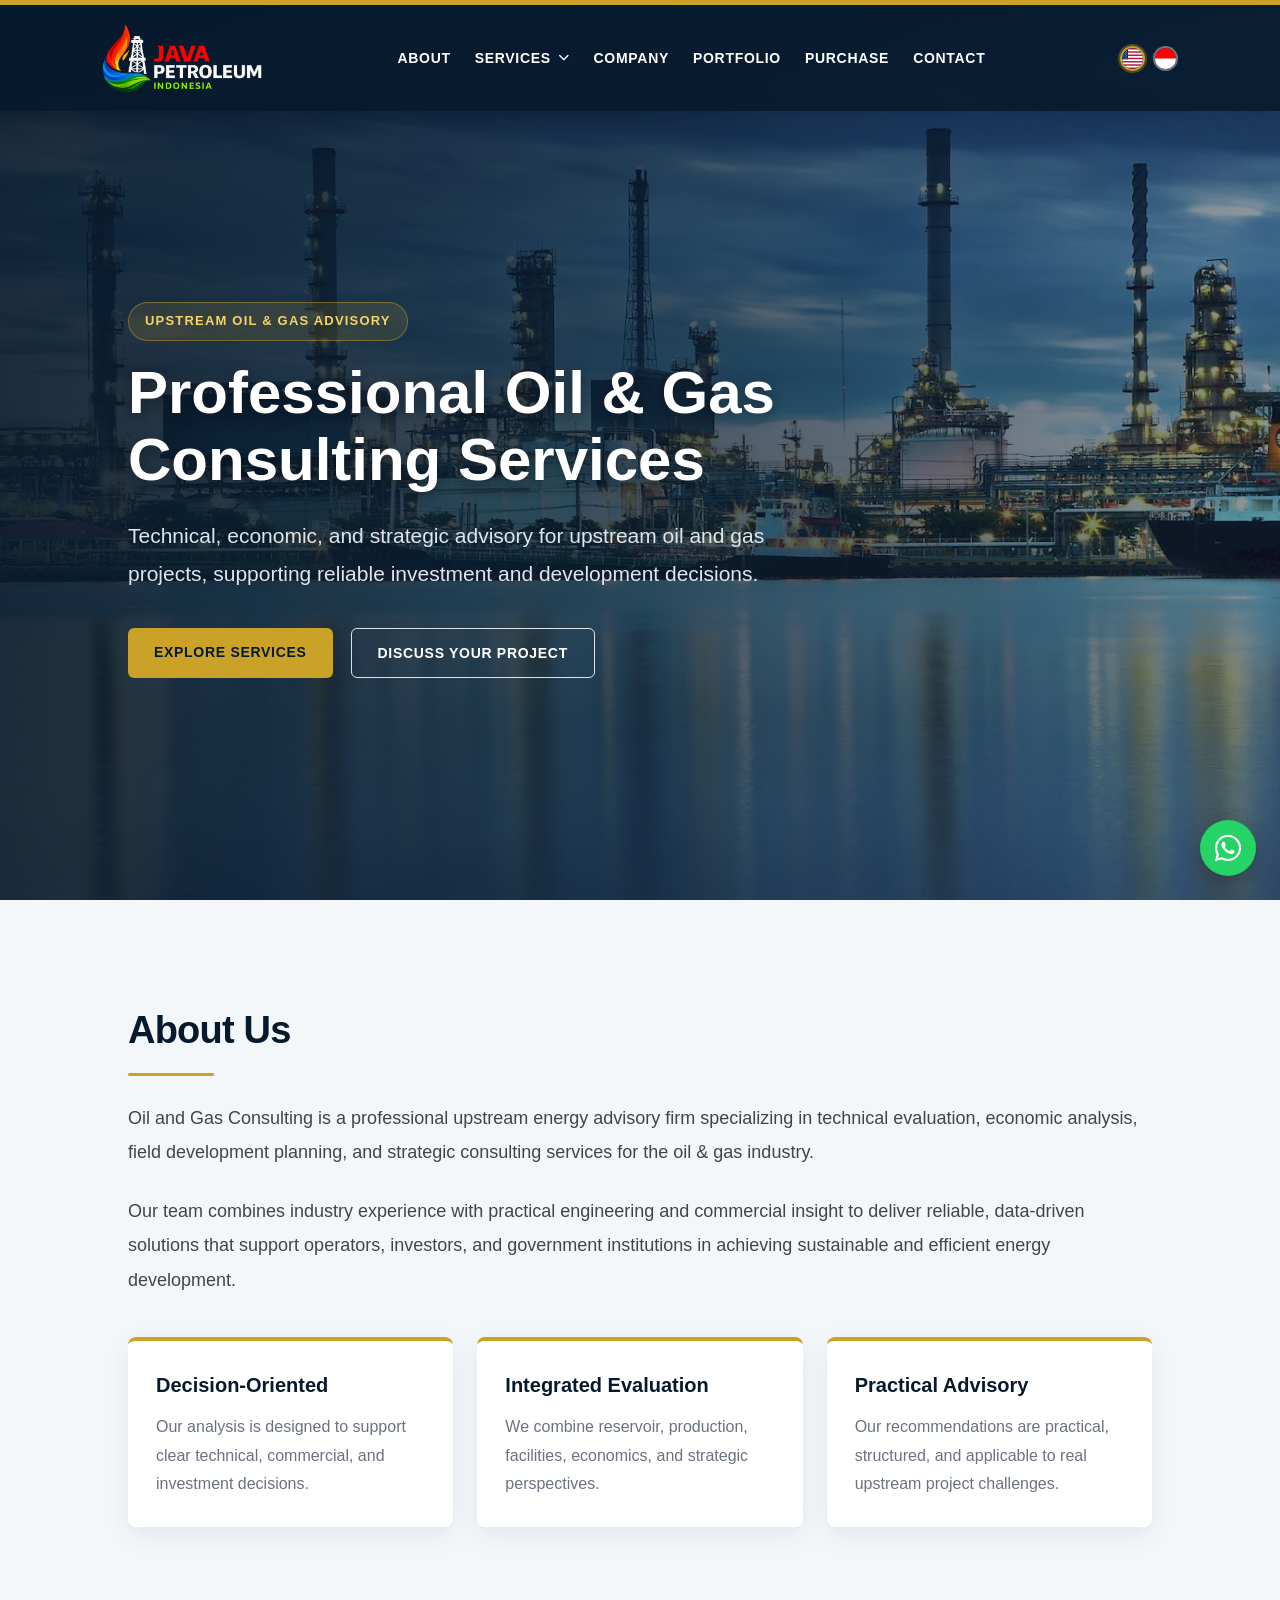
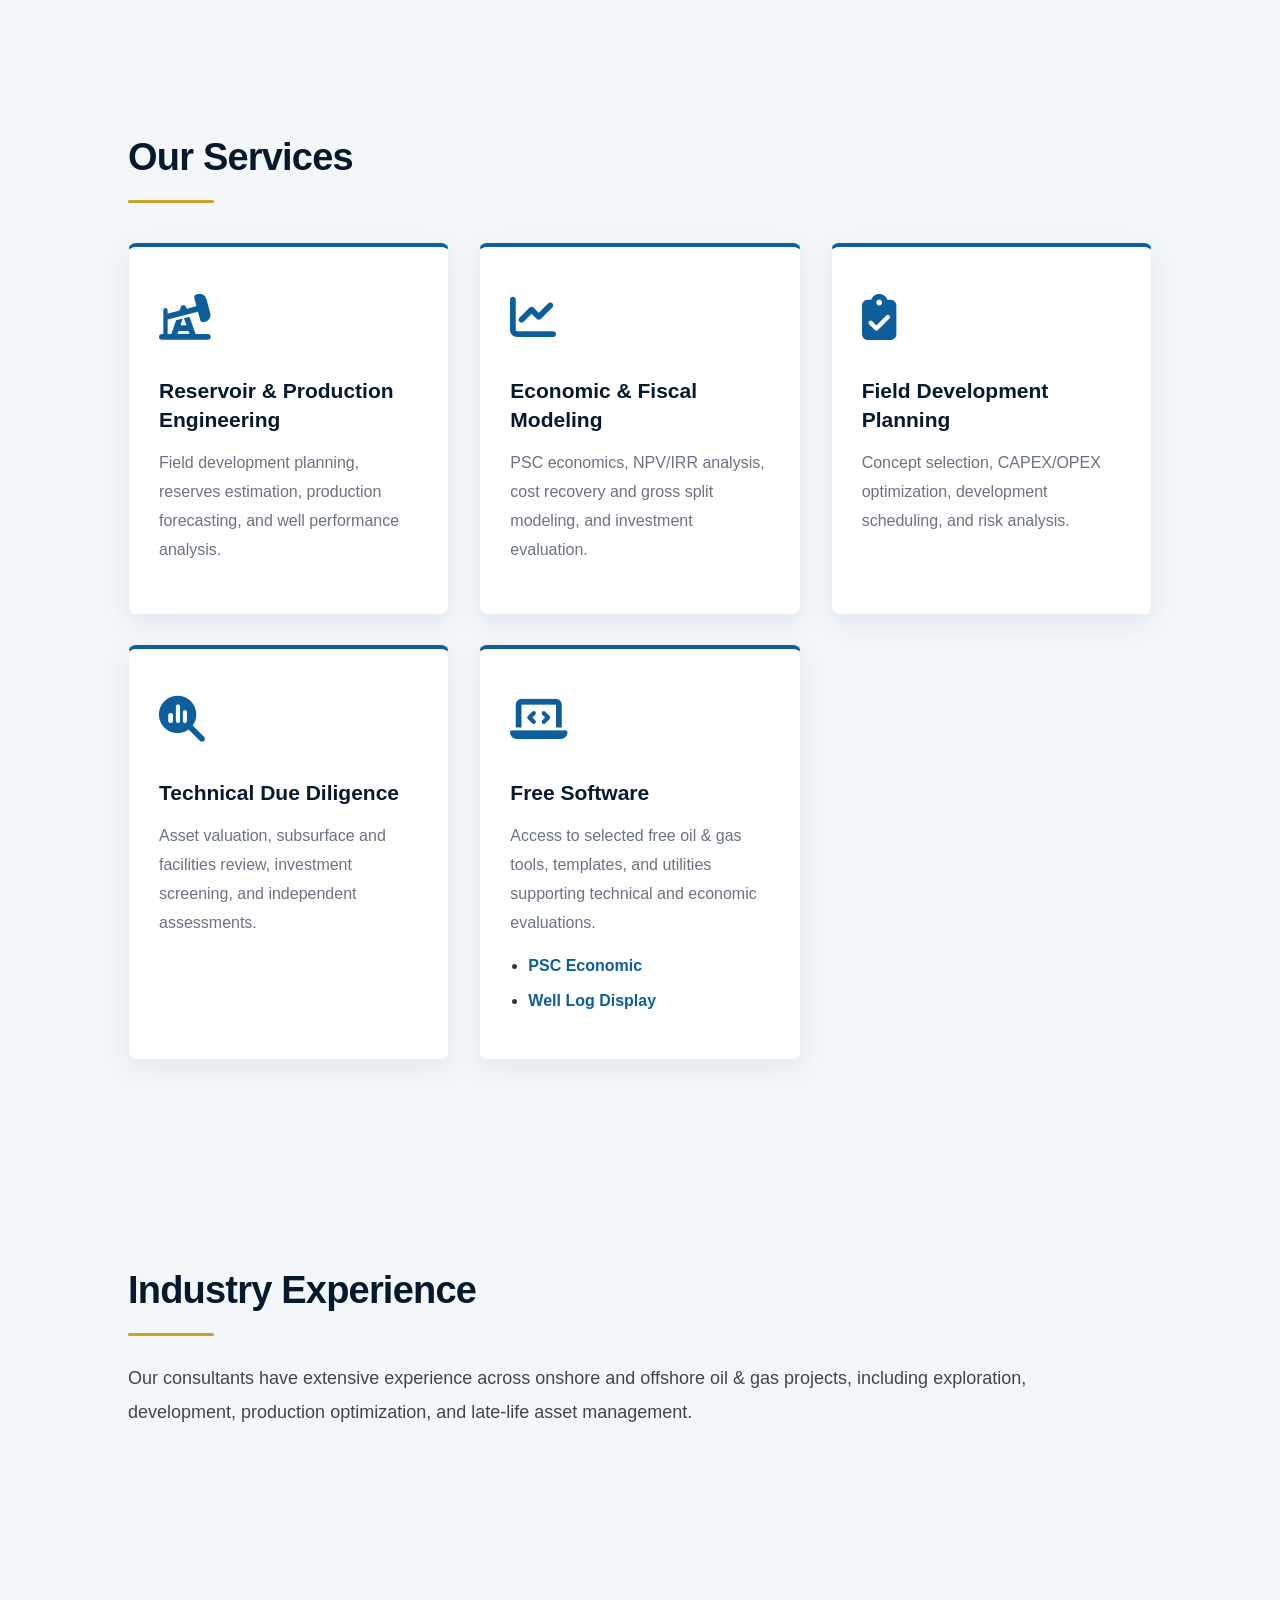
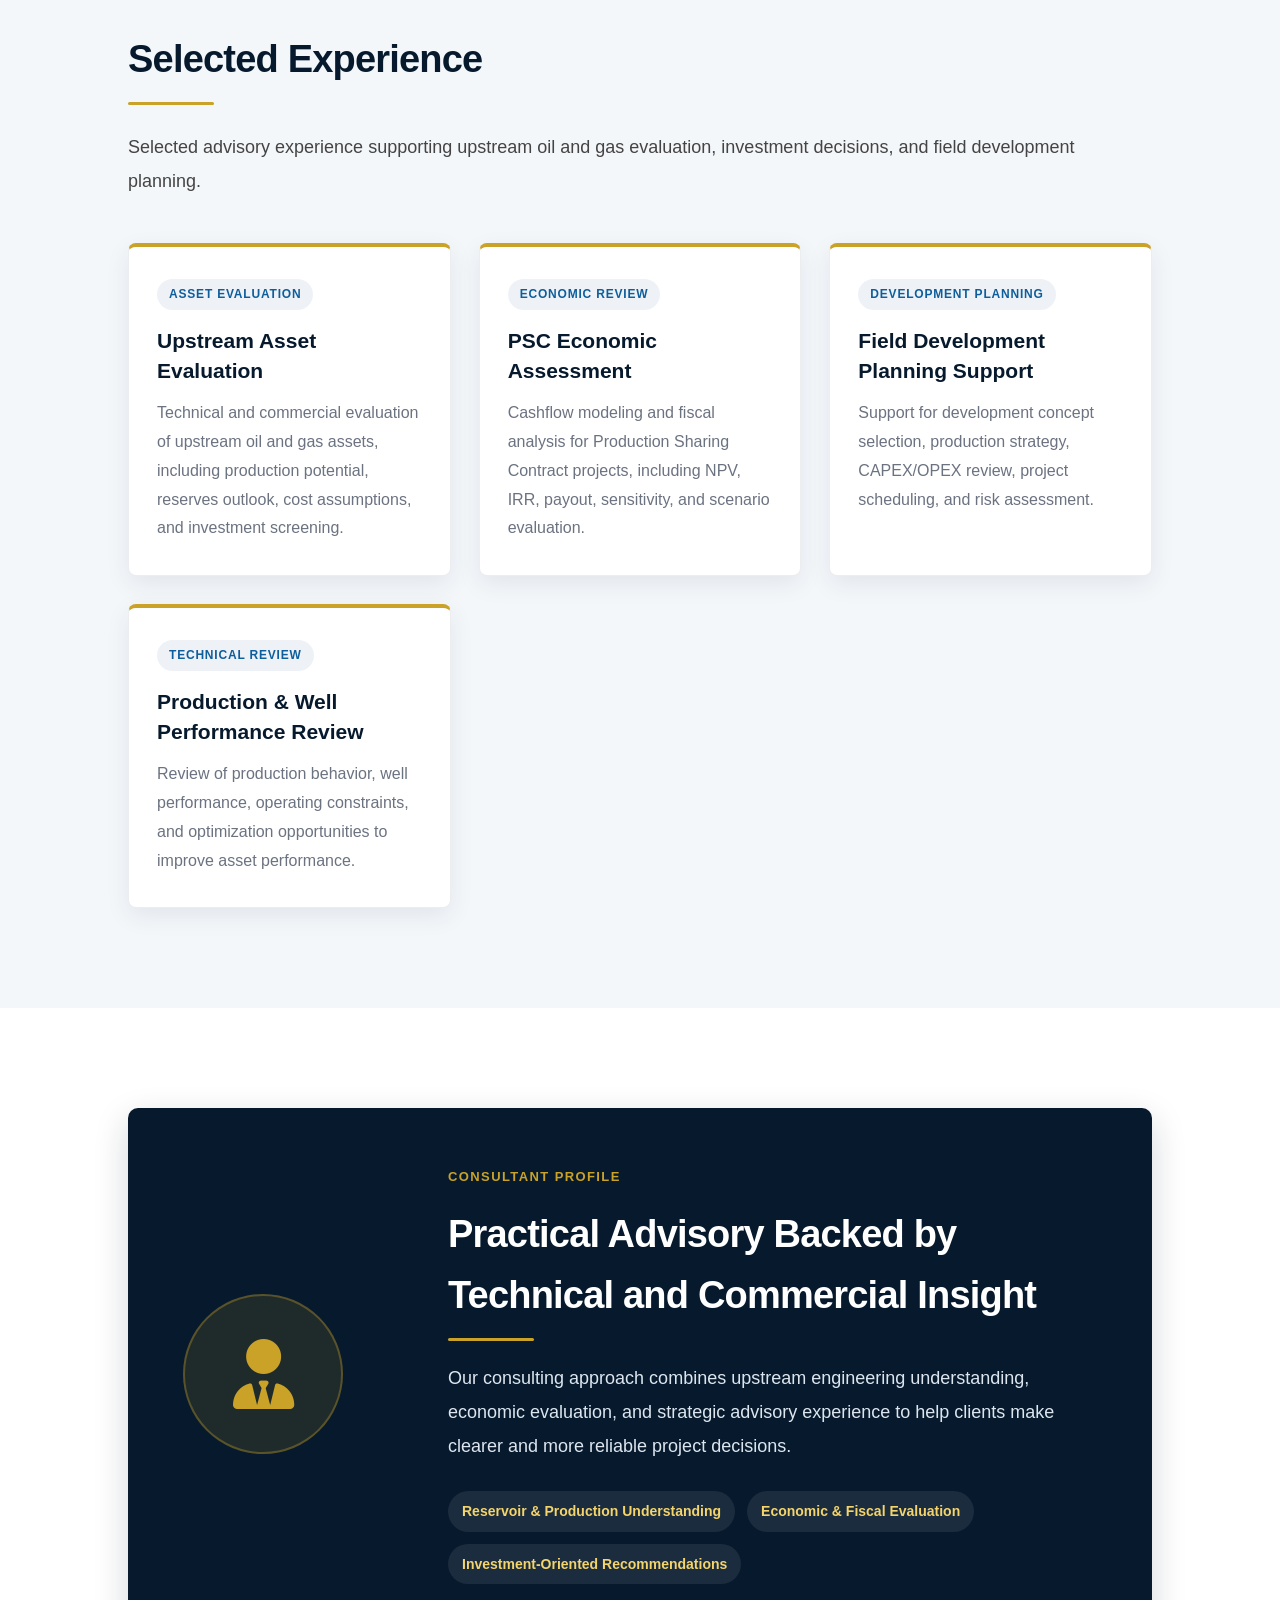
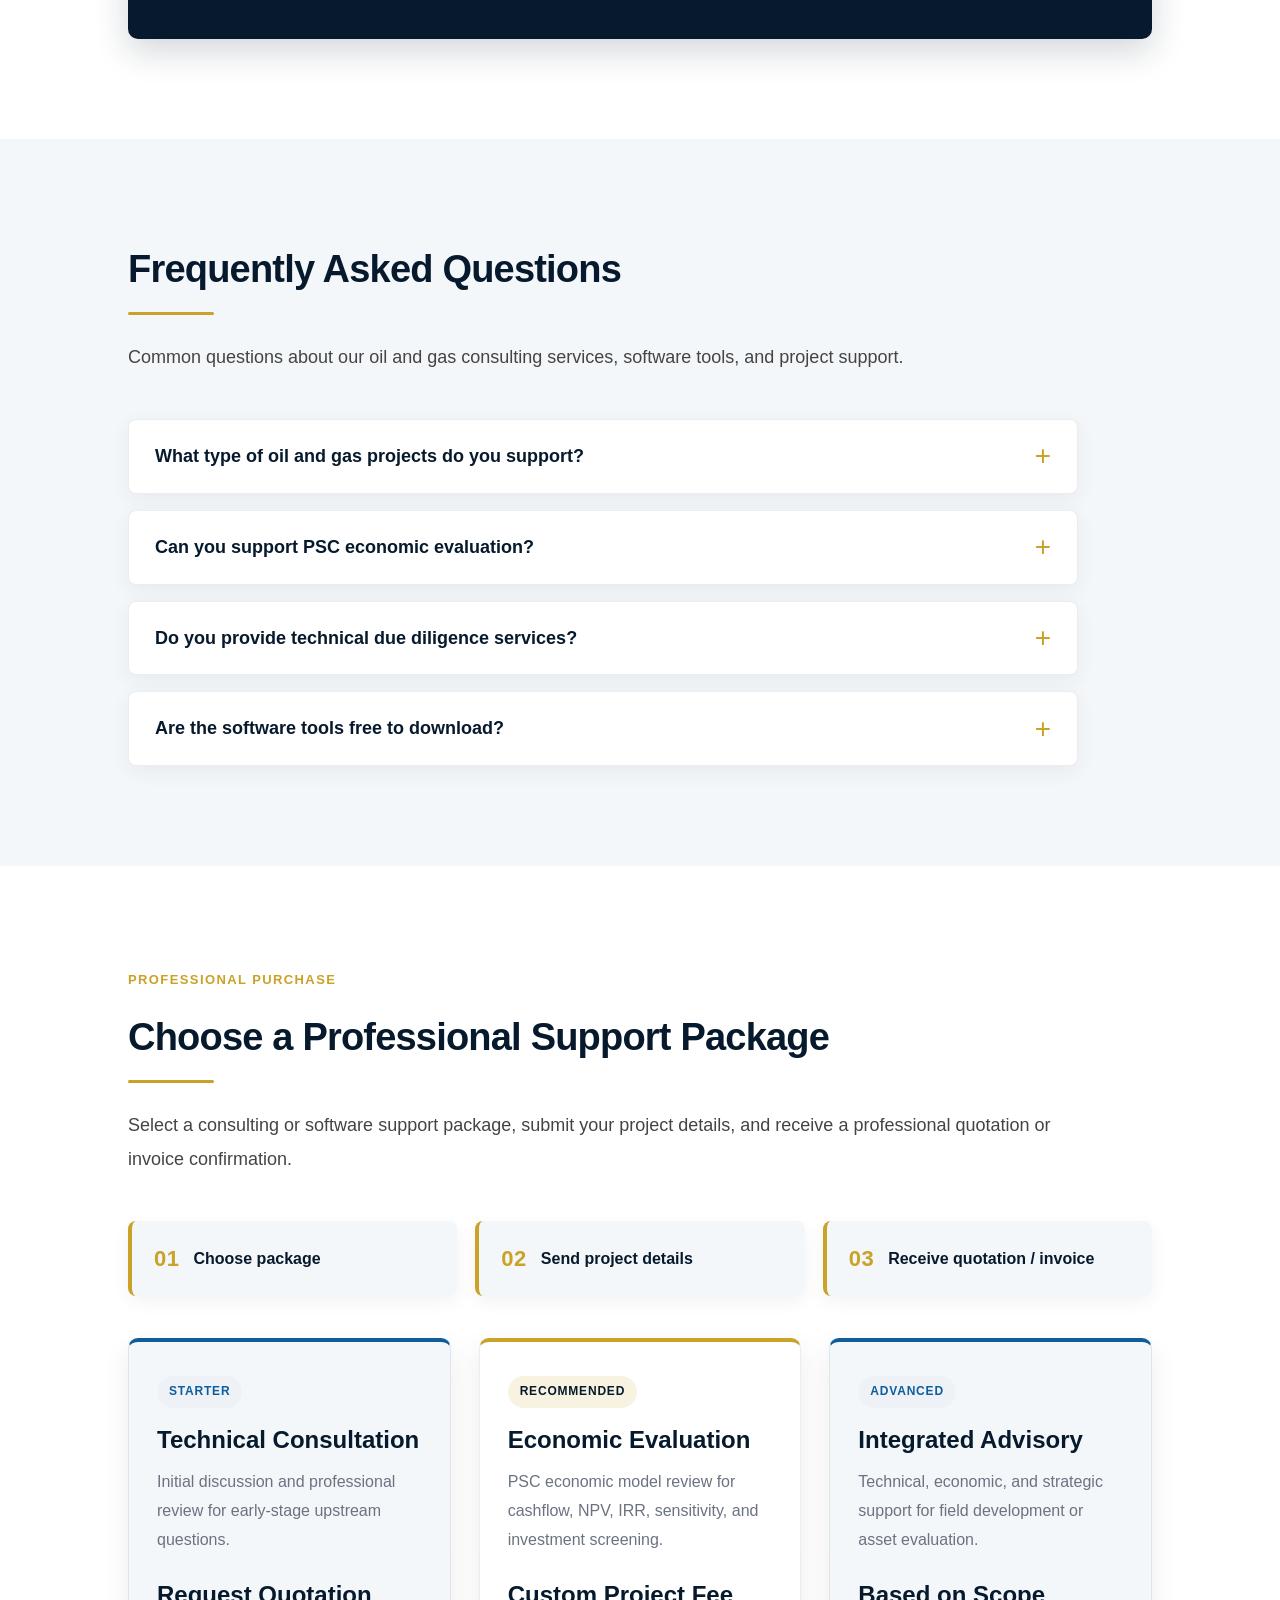
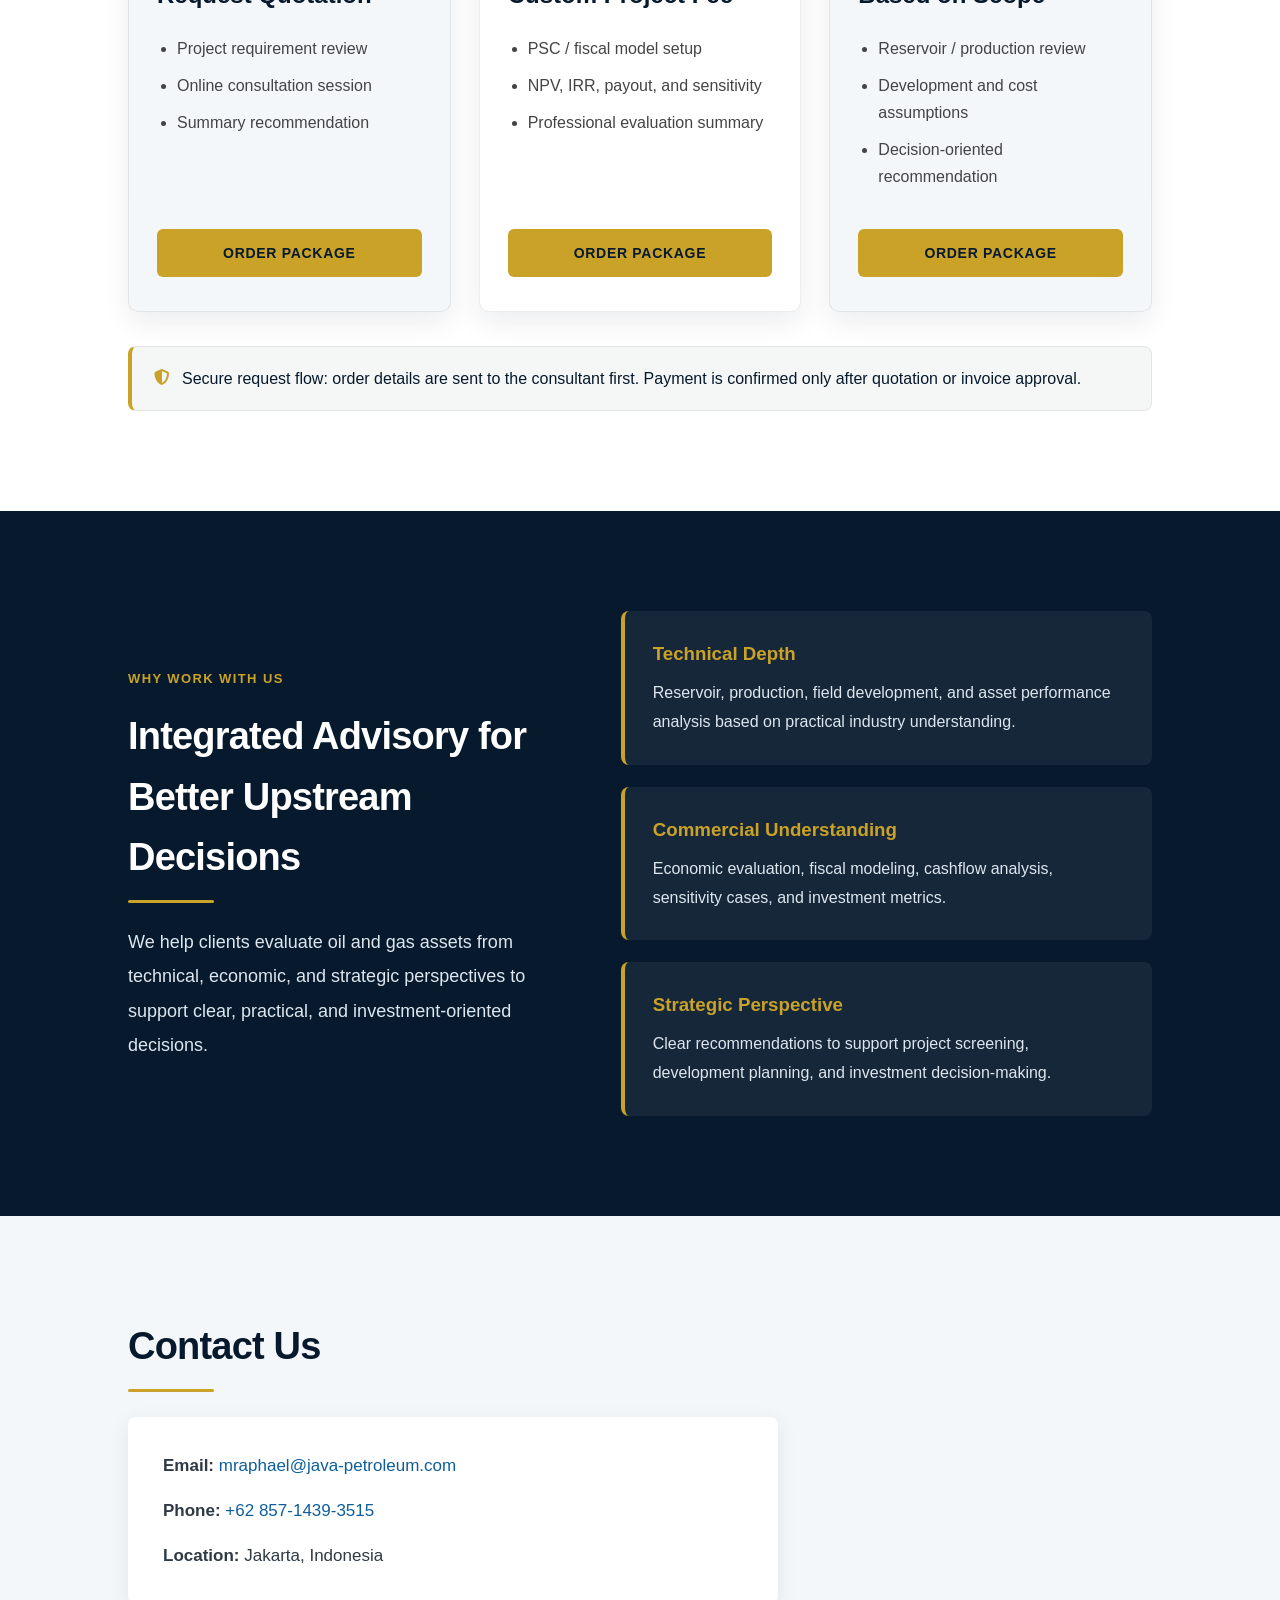
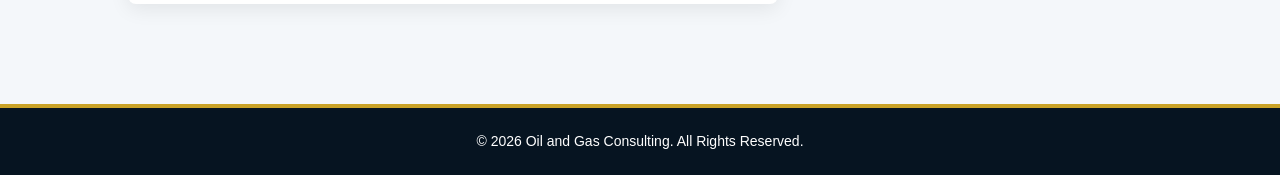
<file: index.html>
<!DOCTYPE html>
<html lang="en">

<head>
    <meta charset="UTF-8">

    <title>Oil and Gas Consulting | Professional Advisory</title>

    <link rel="icon" type="image/png" href="css/assets/logotest.png">

    <meta name="viewport" content="width=device-width, initial-scale=1.0">

    <meta name="description"
        content="Professional oil & gas consulting firm offering technical, economic, and strategic advisory services.">

    <!-- FONT AWESOME -->
    <link rel="stylesheet"
        href="https://cdnjs.cloudflare.com/ajax/libs/font-awesome/6.5.1/css/all.min.css">

    <!-- CSS -->
    <link rel="stylesheet" href="css/style.css">
</head>

<body>

    <!-- NAVBAR -->
    <nav id="navbar">

        <div class="logo">
            <a href="index.html" aria-label="Back to Home">
                <img src="css/assets/logotest2.png" alt="Java Petroleum Indonesia Logo">
            </a>
        </div>

        <ul id="navMenu">
            <li><a href="#about" data-i18n="nav_about">About</a></li>

            <li class="nav-dropdown">
                <a href="#services" class="dropdown-toggle">
                    <span data-i18n="nav_services">Services</span>
                    <i class="fa-solid fa-chevron-down"></i>
                </a>

                <ul class="dropdown-menu">
                    <li><a href="services-detail.html" data-i18n="dropdown_services_detail">Explore Services</a></li>
                    <li><a href="#service-1" data-i18n="dropdown_service_1">Reservoir & Production</a></li>
                    <li><a href="#service-2" data-i18n="dropdown_service_2">Economic & Fiscal</a></li>
                    <li><a href="#service-3" data-i18n="dropdown_service_3">Field Development</a></li>
                </ul>
            </li>

            <li><a href="company-profile.html" data-i18n="nav_company">Company</a></li>
            <li><a href="portfolio.html" data-i18n="nav_portfolio">Portfolio</a></li>
            <li><a href="#purchase" data-i18n="nav_purchase">Purchase</a></li>
            <li><a href="#contact" data-i18n="nav_contact">Contact</a></li>
        </ul>

        <div class="nav-actions">
            <div class="lang-switcher">
                <button class="lang-btn active" data-lang="en" type="button" aria-label="English">
                    <img src="css/assets/us_flag_logo.png" alt="English Flag">
                </button>

                <button class="lang-btn" data-lang="id" type="button" aria-label="Bahasa Indonesia">
                    <img src="css/assets/id_flag_logo.png" alt="Indonesia Flag">
                </button>
            </div>

            <button class="menu-toggle" id="menuToggle" type="button" aria-label="Open navigation menu"
                aria-expanded="false">
                <i class="fa-solid fa-bars"></i>
            </button>
        </div>

    </nav>

    <!-- HEADER -->
    <header class="hero">

        <div class="hero-content">

            <span class="hero-label" data-i18n="hero_label">
                Upstream Oil & Gas Advisory
            </span>

            <h1 data-i18n="hero_title">
                Professional Oil & Gas Consulting Services
            </h1>

            <p data-i18n="hero_desc">
                Technical, economic, and strategic advisory for upstream oil and gas
                projects, supporting reliable investment and development decisions.
            </p>

            <div class="hero-buttons">
                <a href="services-detail.html" class="btn btn-primary" data-i18n="btn_services">
                    Explore Services
                </a>

                <a href="#contact" class="btn btn-outline" data-i18n="btn_discuss">
                    Discuss Your Project
                </a>
            </div>

        </div>

    </header>

    <main>

        <!-- ABOUT -->
        <section id="about">

            <h2 data-i18n="about_title">About Us</h2>

            <p data-i18n="about_desc_1">
                Oil and Gas Consulting is a professional upstream energy advisory firm
                specializing in technical evaluation, economic analysis, field development
                planning, and strategic consulting services for the oil & gas industry.
            </p>

            <p data-i18n="about_desc_2">
                Our team combines industry experience with practical engineering and
                commercial insight to deliver reliable, data-driven solutions that support
                operators, investors, and government institutions in achieving sustainable
                and efficient energy development.
            </p>

            <div class="corporate-highlight">

                <div>
                    <h3 data-i18n="about_box_1_title">Decision-Oriented</h3>
                    <p data-i18n="about_box_1_desc">
                        Our analysis is designed to support clear technical, commercial,
                        and investment decisions.
                    </p>
                </div>

                <div>
                    <h3 data-i18n="about_box_2_title">Integrated Evaluation</h3>
                    <p data-i18n="about_box_2_desc">
                        We combine reservoir, production, facilities, economics, and
                        strategic perspectives.
                    </p>
                </div>

                <div>
                    <h3 data-i18n="about_box_3_title">Practical Advisory</h3>
                    <p data-i18n="about_box_3_desc">
                        Our recommendations are practical, structured, and applicable to
                        real upstream project challenges.
                    </p>
                </div>

            </div>

        </section>

        <!-- SERVICES -->
        <section id="services">

            <h2 data-i18n="services_title">Our Services</h2>

            <div class="services">

                <div class="card" id="service-1">
                    <div class="icon">
                        <i class="fa-solid fa-oil-well"></i>
                    </div>

                    <h3 data-i18n="service_1_title">Reservoir & Production Engineering</h3>
                    <p data-i18n="service_1_desc">
                        Field development planning, reserves estimation,
                        production forecasting, and well performance analysis.
                    </p>
                </div>

                <div class="card" id="service-2">
                    <div class="icon">
                        <i class="fa-solid fa-chart-line"></i>
                    </div>

                    <h3 data-i18n="service_2_title">Economic & Fiscal Modeling</h3>
                    <p data-i18n="service_2_desc">
                        PSC economics, NPV/IRR analysis, cost recovery and gross split modeling,
                        and investment evaluation.
                    </p>
                </div>

                <div class="card" id="service-3">
                    <div class="icon">
                        <i class="fa-solid fa-clipboard-check"></i>
                    </div>

                    <h3 data-i18n="service_3_title">Field Development Planning</h3>
                    <p data-i18n="service_3_desc">
                        Concept selection, CAPEX/OPEX optimization,
                        development scheduling, and risk analysis.
                    </p>
                </div>

                <div class="card">
                    <div class="icon">
                        <i class="fa-solid fa-magnifying-glass-chart"></i>
                    </div>

                    <h3 data-i18n="service_4_title">Technical Due Diligence</h3>
                    <p data-i18n="service_4_desc">
                        Asset valuation, subsurface and facilities review,
                        investment screening, and independent assessments.
                    </p>
                </div>

                <div class="card">
                    <div class="icon">
                        <i class="fa-solid fa-laptop-code"></i>
                    </div>

                    <h3 data-i18n="service_5_title">Free Software</h3>
                    <p data-i18n="service_5_desc">
                        Access to selected free oil & gas tools, templates,
                        and utilities supporting technical and economic evaluations.
                    </p>

                    <ul>
                        <li>
                            <a href="psc-economic-download.html" data-i18n="software_1">PSC Economic</a>
                        </li>

                        <li>
                            <a href="well-log-display-download.html" data-i18n="software_2">Well Log Display</a>
                        </li>
                    </ul>
                </div>

            </div>

        </section>

        <!-- EXPERIENCE -->
        <section id="experience">

            <h2 data-i18n="experience_title">Industry Experience</h2>

            <p data-i18n="experience_desc">
                Our consultants have extensive experience across onshore and offshore
                oil & gas projects, including exploration, development,
                production optimization, and late-life asset management.
            </p>

        </section>

        <!-- SELECTED EXPERIENCE -->
        <section id="selected-experience" class="selected-experience">

            <h2 data-i18n="selected_exp_title">Selected Experience</h2>

            <p class="section-intro" data-i18n="selected_exp_desc">
                Selected advisory experience supporting upstream oil and gas evaluation,
                investment decisions, and field development planning.
            </p>

            <div class="experience-grid">

                <div class="experience-card">
                    <span class="experience-tag" data-i18n="selected_exp_1_tag">Asset Evaluation</span>

                    <h3 data-i18n="selected_exp_1_title">Upstream Asset Evaluation</h3>

                    <p data-i18n="selected_exp_1_desc">
                        Technical and commercial evaluation of upstream oil and gas assets,
                        including production potential, reserves outlook, cost assumptions,
                        and investment screening.
                    </p>
                </div>

                <div class="experience-card">
                    <span class="experience-tag" data-i18n="selected_exp_2_tag">Economic Review</span>

                    <h3 data-i18n="selected_exp_2_title">PSC Economic Assessment</h3>

                    <p data-i18n="selected_exp_2_desc">
                        Cashflow modeling and fiscal analysis for Production Sharing Contract
                        projects, including NPV, IRR, payout, sensitivity, and scenario evaluation.
                    </p>
                </div>

                <div class="experience-card">
                    <span class="experience-tag" data-i18n="selected_exp_3_tag">Development Planning</span>

                    <h3 data-i18n="selected_exp_3_title">Field Development Planning Support</h3>

                    <p data-i18n="selected_exp_3_desc">
                        Support for development concept selection, production strategy,
                        CAPEX/OPEX review, project scheduling, and risk assessment.
                    </p>
                </div>

                <div class="experience-card">
                    <span class="experience-tag" data-i18n="selected_exp_4_tag">Technical Review</span>

                    <h3 data-i18n="selected_exp_4_title">Production & Well Performance Review</h3>

                    <p data-i18n="selected_exp_4_desc">
                        Review of production behavior, well performance, operating constraints,
                        and optimization opportunities to improve asset performance.
                    </p>
                </div>

            </div>

        </section>

        <!-- CONSULTANT PROFILE -->
        <section class="consultant-profile">

            <div class="profile-wrapper">

                <div class="profile-icon">
                    <i class="fa-solid fa-user-tie"></i>
                </div>

                <div class="profile-content">
                    <span class="section-label" data-i18n="profile_label">Consultant Profile</span>

                    <h2 data-i18n="profile_title">
                        Practical Advisory Backed by Technical and Commercial Insight
                    </h2>

                    <p data-i18n="profile_desc">
                        Our consulting approach combines upstream engineering understanding,
                        economic evaluation, and strategic advisory experience to help clients
                        make clearer and more reliable project decisions.
                    </p>

                    <div class="profile-points">
                        <span data-i18n="profile_point_1">Reservoir & Production Understanding</span>
                        <span data-i18n="profile_point_2">Economic & Fiscal Evaluation</span>
                        <span data-i18n="profile_point_3">Investment-Oriented Recommendations</span>
                    </div>
                </div>

            </div>

        </section>

        <!-- FAQ -->
        <section class="faq-section">

            <h2 data-i18n="faq_title">Frequently Asked Questions</h2>

            <p class="section-intro" data-i18n="faq_desc">
                Common questions about our oil and gas consulting services, software tools,
                and project support.
            </p>

            <div class="faq-list">

                <details class="faq-item">
                    <summary data-i18n="faq_1_q">
                        What type of oil and gas projects do you support?
                    </summary>

                    <p data-i18n="faq_1_a">
                        We support upstream oil and gas projects including asset evaluation,
                        production review, field development planning, PSC economic analysis,
                        and technical due diligence.
                    </p>
                </details>

                <details class="faq-item">
                    <summary data-i18n="faq_2_q">
                        Can you support PSC economic evaluation?
                    </summary>

                    <p data-i18n="faq_2_a">
                        Yes. We provide PSC economic analysis including cashflow modeling,
                        NPV, IRR, payout calculation, cost recovery, gross split, sensitivity,
                        and scenario evaluation.
                    </p>
                </details>

                <details class="faq-item">
                    <summary data-i18n="faq_3_q">
                        Do you provide technical due diligence services?
                    </summary>

                    <p data-i18n="faq_3_a">
                        Yes. We provide independent technical and commercial review to support
                        acquisition, divestment, financing, project screening, and investment decisions.
                    </p>
                </details>

                <details class="faq-item">
                    <summary data-i18n="faq_4_q">
                        Are the software tools free to download?
                    </summary>

                    <p data-i18n="faq_4_a">
                        Yes. Selected oil and gas tools are provided as free resources to support
                        technical and economic evaluation activities.
                    </p>
                </details>

            </div>

        </section>


        <!-- PURCHASE -->
        <section id="purchase" class="purchase-section">

            <span class="section-label" data-i18n="purchase_label">Professional Purchase</span>

            <h2 data-i18n="purchase_title">Choose a Professional Support Package</h2>

            <p class="section-intro" data-i18n="purchase_desc">
                Select a consulting or software support package, submit your project details,
                and receive a professional quotation or invoice confirmation.
            </p>

            <div class="purchase-steps">
                <div class="purchase-step">
                    <strong>01</strong>
                    <span data-i18n="purchase_step_1">Choose package</span>
                </div>

                <div class="purchase-step">
                    <strong>02</strong>
                    <span data-i18n="purchase_step_2">Send project details</span>
                </div>

                <div class="purchase-step">
                    <strong>03</strong>
                    <span data-i18n="purchase_step_3">Receive quotation / invoice</span>
                </div>
            </div>

            <div class="pricing-grid">

                <article class="pricing-card">
                    <div class="pricing-header">
                        <span class="pricing-badge" data-i18n="package_1_badge">Starter</span>
                        <h3 data-i18n="package_1_title">Technical Consultation</h3>
                        <p data-i18n="package_1_desc">Initial discussion and professional review for early-stage upstream questions.</p>
                    </div>

                    <div class="price" data-i18n="package_price_quote">Request Quotation</div>

                    <ul>
                        <li data-i18n="package_1_item_1">Project requirement review</li>
                        <li data-i18n="package_1_item_2">Online consultation session</li>
                        <li data-i18n="package_1_item_3">Summary recommendation</li>
                    </ul>

                    <a href="checkout.html?plan=consultation" class="btn btn-primary order-btn" data-plan="Technical Consultation" data-i18n="package_btn">Order Package</a>
                </article>

                <article class="pricing-card featured">
                    <div class="pricing-header">
                        <span class="pricing-badge" data-i18n="package_2_badge">Recommended</span>
                        <h3 data-i18n="package_2_title">Economic Evaluation</h3>
                        <p data-i18n="package_2_desc">PSC economic model review for cashflow, NPV, IRR, sensitivity, and investment screening.</p>
                    </div>

                    <div class="price" data-i18n="package_price_custom">Custom Project Fee</div>

                    <ul>
                        <li data-i18n="package_2_item_1">PSC / fiscal model setup</li>
                        <li data-i18n="package_2_item_2">NPV, IRR, payout, and sensitivity</li>
                        <li data-i18n="package_2_item_3">Professional evaluation summary</li>
                    </ul>

                    <a href="checkout.html?plan=economic" class="btn btn-primary order-btn" data-plan="Economic Evaluation" data-i18n="package_btn">Order Package</a>
                </article>

                <article class="pricing-card">
                    <div class="pricing-header">
                        <span class="pricing-badge" data-i18n="package_3_badge">Advanced</span>
                        <h3 data-i18n="package_3_title">Integrated Advisory</h3>
                        <p data-i18n="package_3_desc">Technical, economic, and strategic support for field development or asset evaluation.</p>
                    </div>

                    <div class="price" data-i18n="package_price_scope">Based on Scope</div>

                    <ul>
                        <li data-i18n="package_3_item_1">Reservoir / production review</li>
                        <li data-i18n="package_3_item_2">Development and cost assumptions</li>
                        <li data-i18n="package_3_item_3">Decision-oriented recommendation</li>
                    </ul>

                    <a href="checkout.html?plan=integrated" class="btn btn-primary order-btn" data-plan="Integrated Advisory" data-i18n="package_btn">Order Package</a>
                </article>

            </div>

            <div class="purchase-note">
                <i class="fa-solid fa-shield-halved"></i>
                <span data-i18n="purchase_note">Secure request flow: order details are sent to the consultant first. Payment is confirmed only after quotation or invoice approval.</span>
            </div>

        </section>

        <!-- WHY -->
        <section class="why-corporate">

            <div class="why-content">

                <span class="section-label" data-i18n="why_label">
                    Why Work With Us
                </span>

                <h2 data-i18n="why_title">
                    Integrated Advisory for Better Upstream Decisions
                </h2>

                <p data-i18n="why_desc">
                    We help clients evaluate oil and gas assets from technical,
                    economic, and strategic perspectives to support clear,
                    practical, and investment-oriented decisions.
                </p>

            </div>

            <div class="why-list">

                <div class="why-item">
                    <h3 data-i18n="why_1_title">Technical Depth</h3>
                    <p data-i18n="why_1_desc">
                        Reservoir, production, field development, and asset performance
                        analysis based on practical industry understanding.
                    </p>
                </div>

                <div class="why-item">
                    <h3 data-i18n="why_2_title">Commercial Understanding</h3>
                    <p data-i18n="why_2_desc">
                        Economic evaluation, fiscal modeling, cashflow analysis,
                        sensitivity cases, and investment metrics.
                    </p>
                </div>

                <div class="why-item">
                    <h3 data-i18n="why_3_title">Strategic Perspective</h3>
                    <p data-i18n="why_3_desc">
                        Clear recommendations to support project screening,
                        development planning, and investment decision-making.
                    </p>
                </div>

            </div>

        </section>

        <!-- CONTACT -->
        <section id="contact">

            <h2 data-i18n="contact_title">Contact Us</h2>

            <div class="contact-box">

                <p>
                    <strong data-i18n="contact_email">Email:</strong>
                    <a href="mailto:mraphael@java-petroleum.com">
                        mraphael@java-petroleum.com
                    </a>
                </p>

                <p>
                    <strong data-i18n="contact_phone">Phone:</strong>
                    <a href="https://wa.me/6285714393515?text=Hello%2C%20I%20would%20like%20to%20discuss%20an%20oil%20and%20gas%20consulting%20project."
                        target="_blank">
                        +62 857-1439-3515
                    </a>
                </p>

                <p>
                    <strong data-i18n="contact_location">Location:</strong>
                    <span data-i18n="contact_location_value">Jakarta, Indonesia</span>
                </p>

            </div>

        </section>

    </main>

    <!-- FLOATING WHATSAPP -->
    <a href="https://wa.me/6285714393515?text=Hello%2C%20I%20would%20like%20to%20discuss%20an%20oil%20and%20gas%20consulting%20project."
        class="whatsapp-float" target="_blank" aria-label="Chat on WhatsApp">
        <i class="fa-brands fa-whatsapp"></i>
    </a>

    <!-- FOOTER -->
    <footer>
        <p>
            © <span id="currentYear">2026</span>
            <span data-i18n="footer_rights">Oil and Gas Consulting. All Rights Reserved.</span>
        </p>
    </footer>

    <!-- JS -->
    <script src="js/lang/en.js"></script>
    <script src="js/lang/id.js"></script>
    <script src="js/script.js"></script>

</body>

</html>
</file>
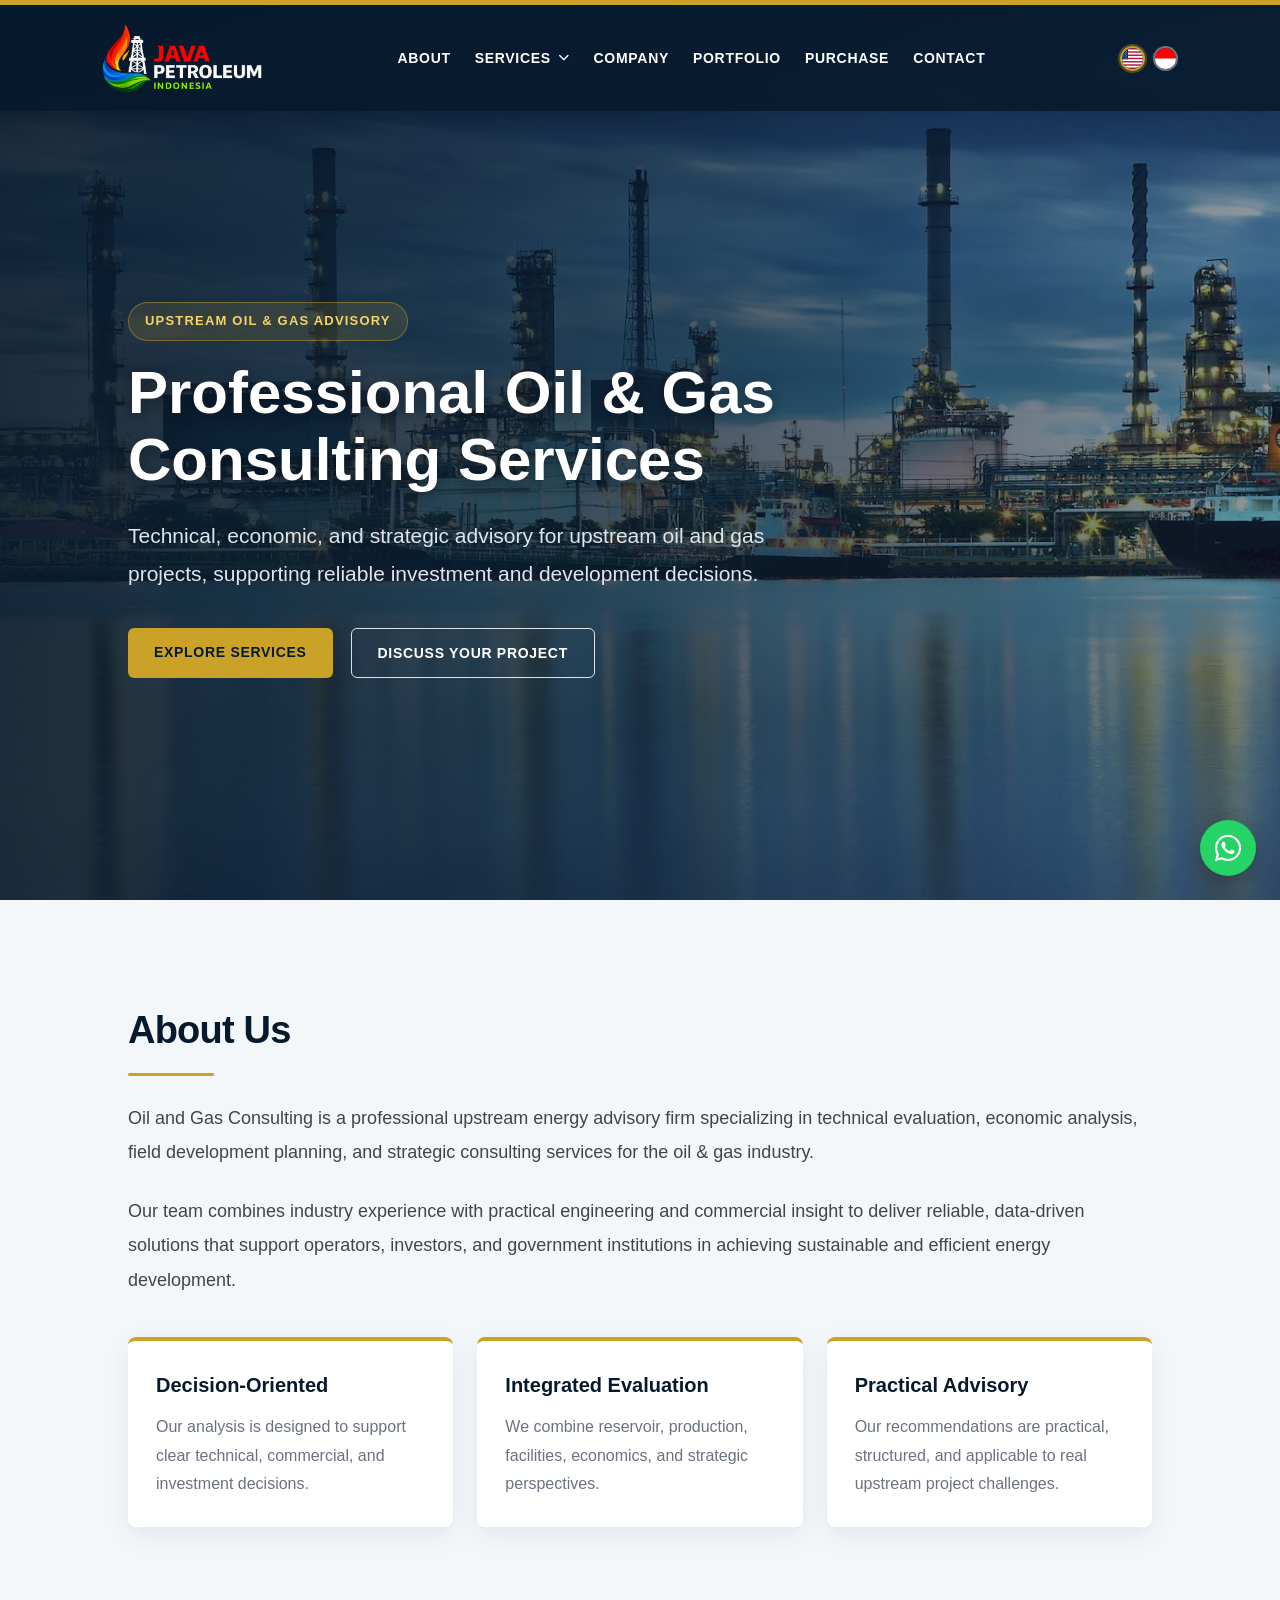
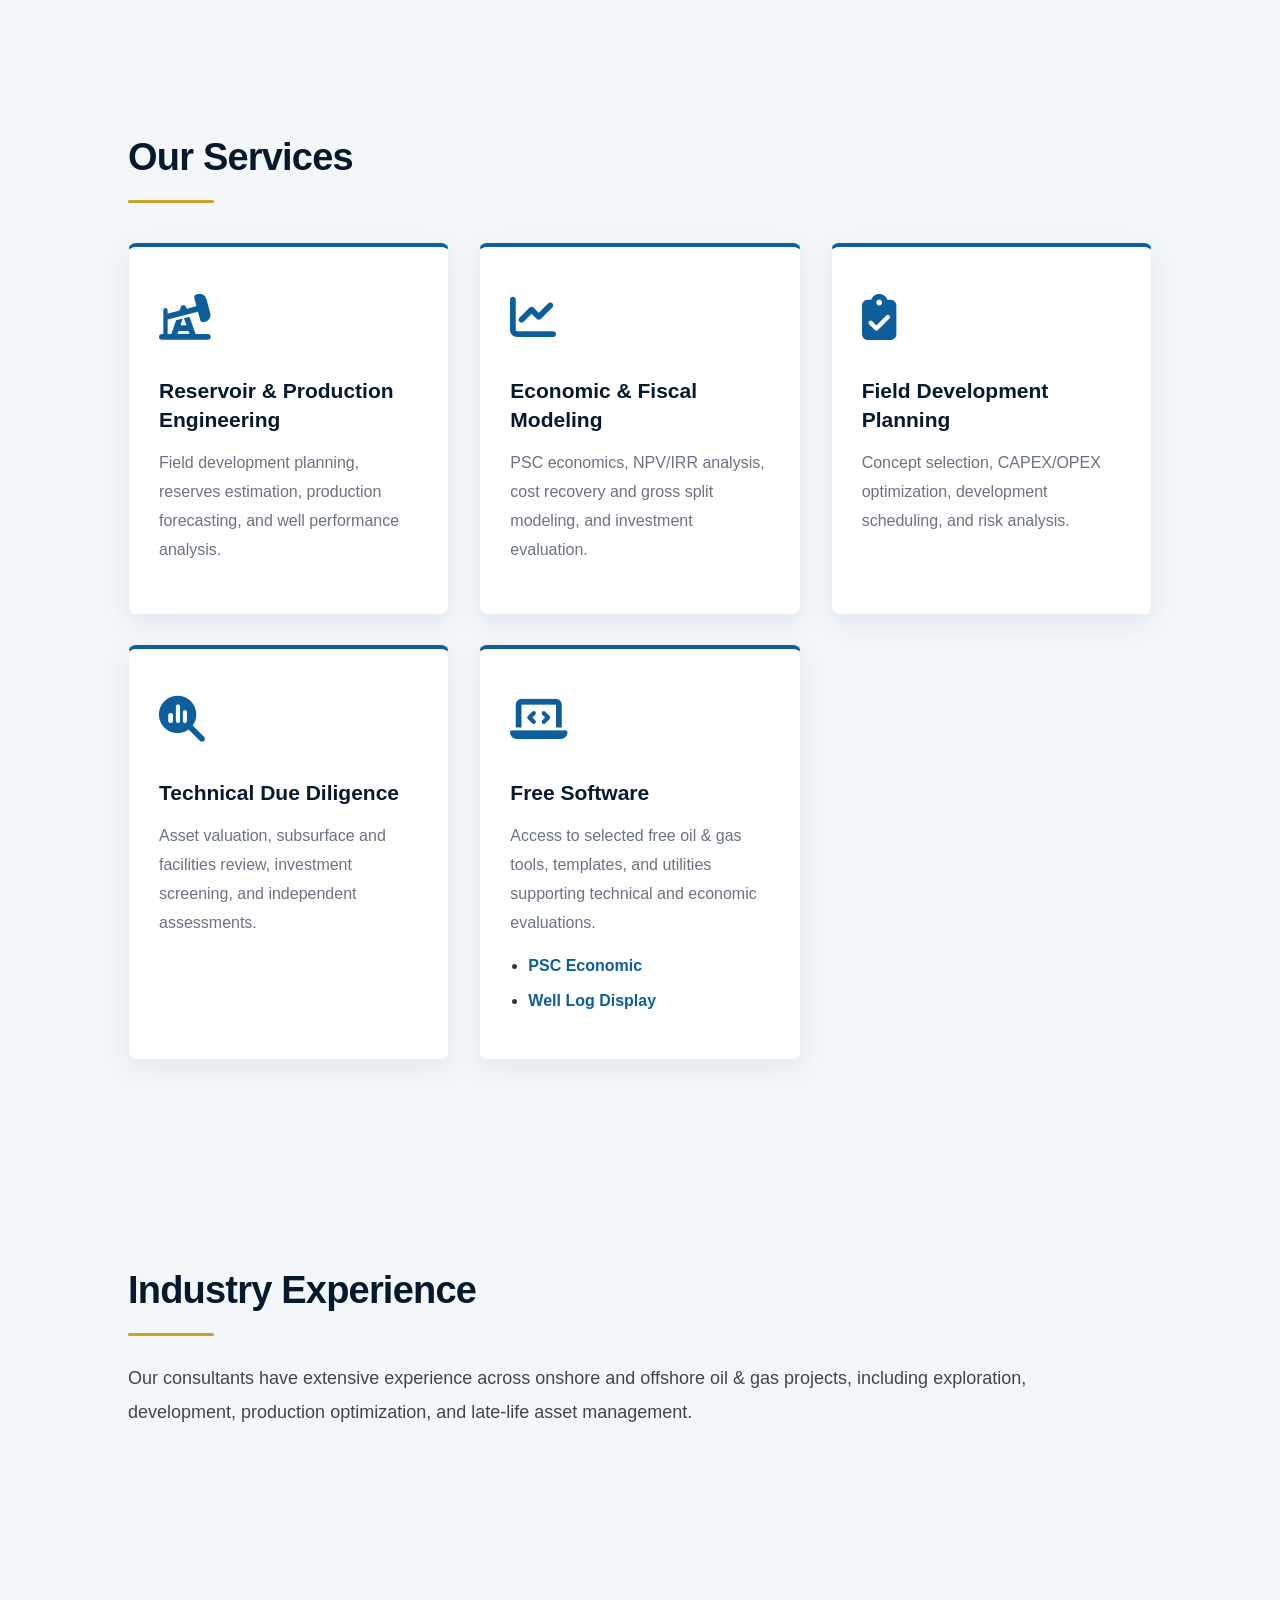
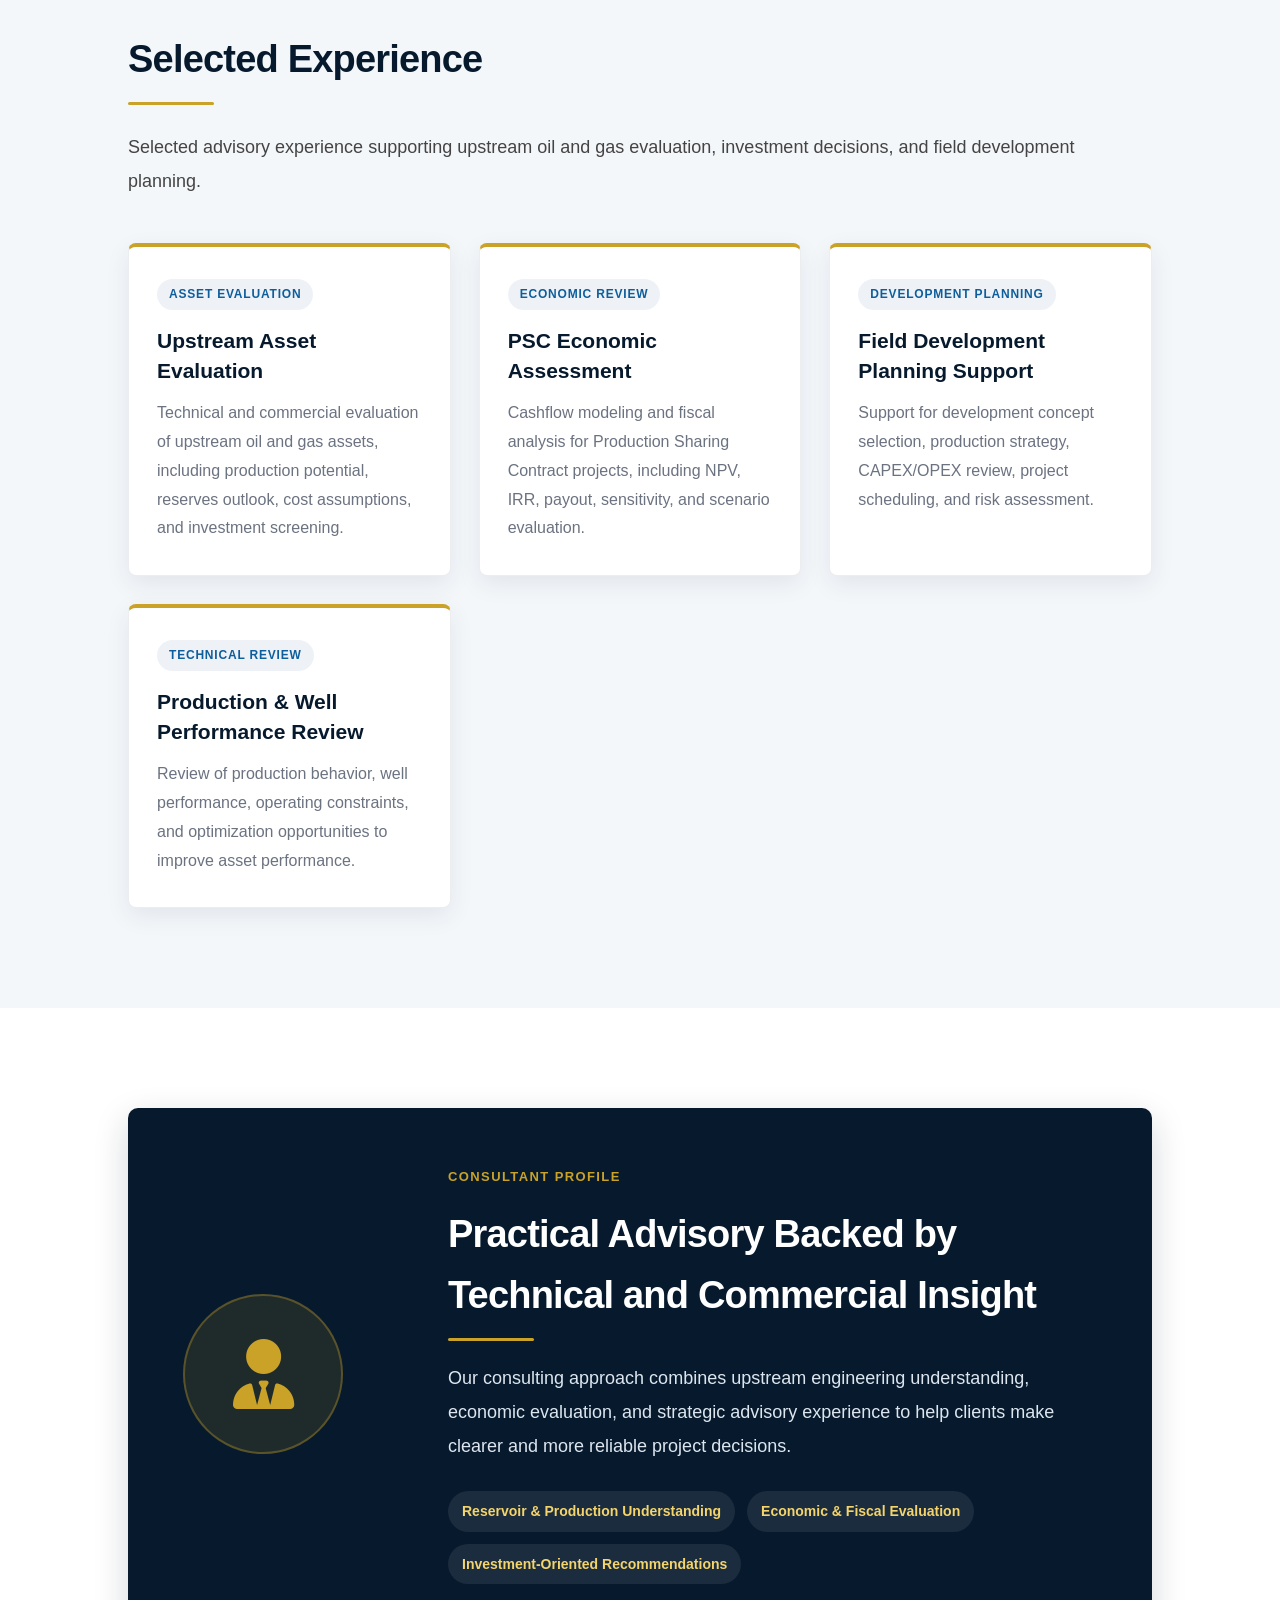
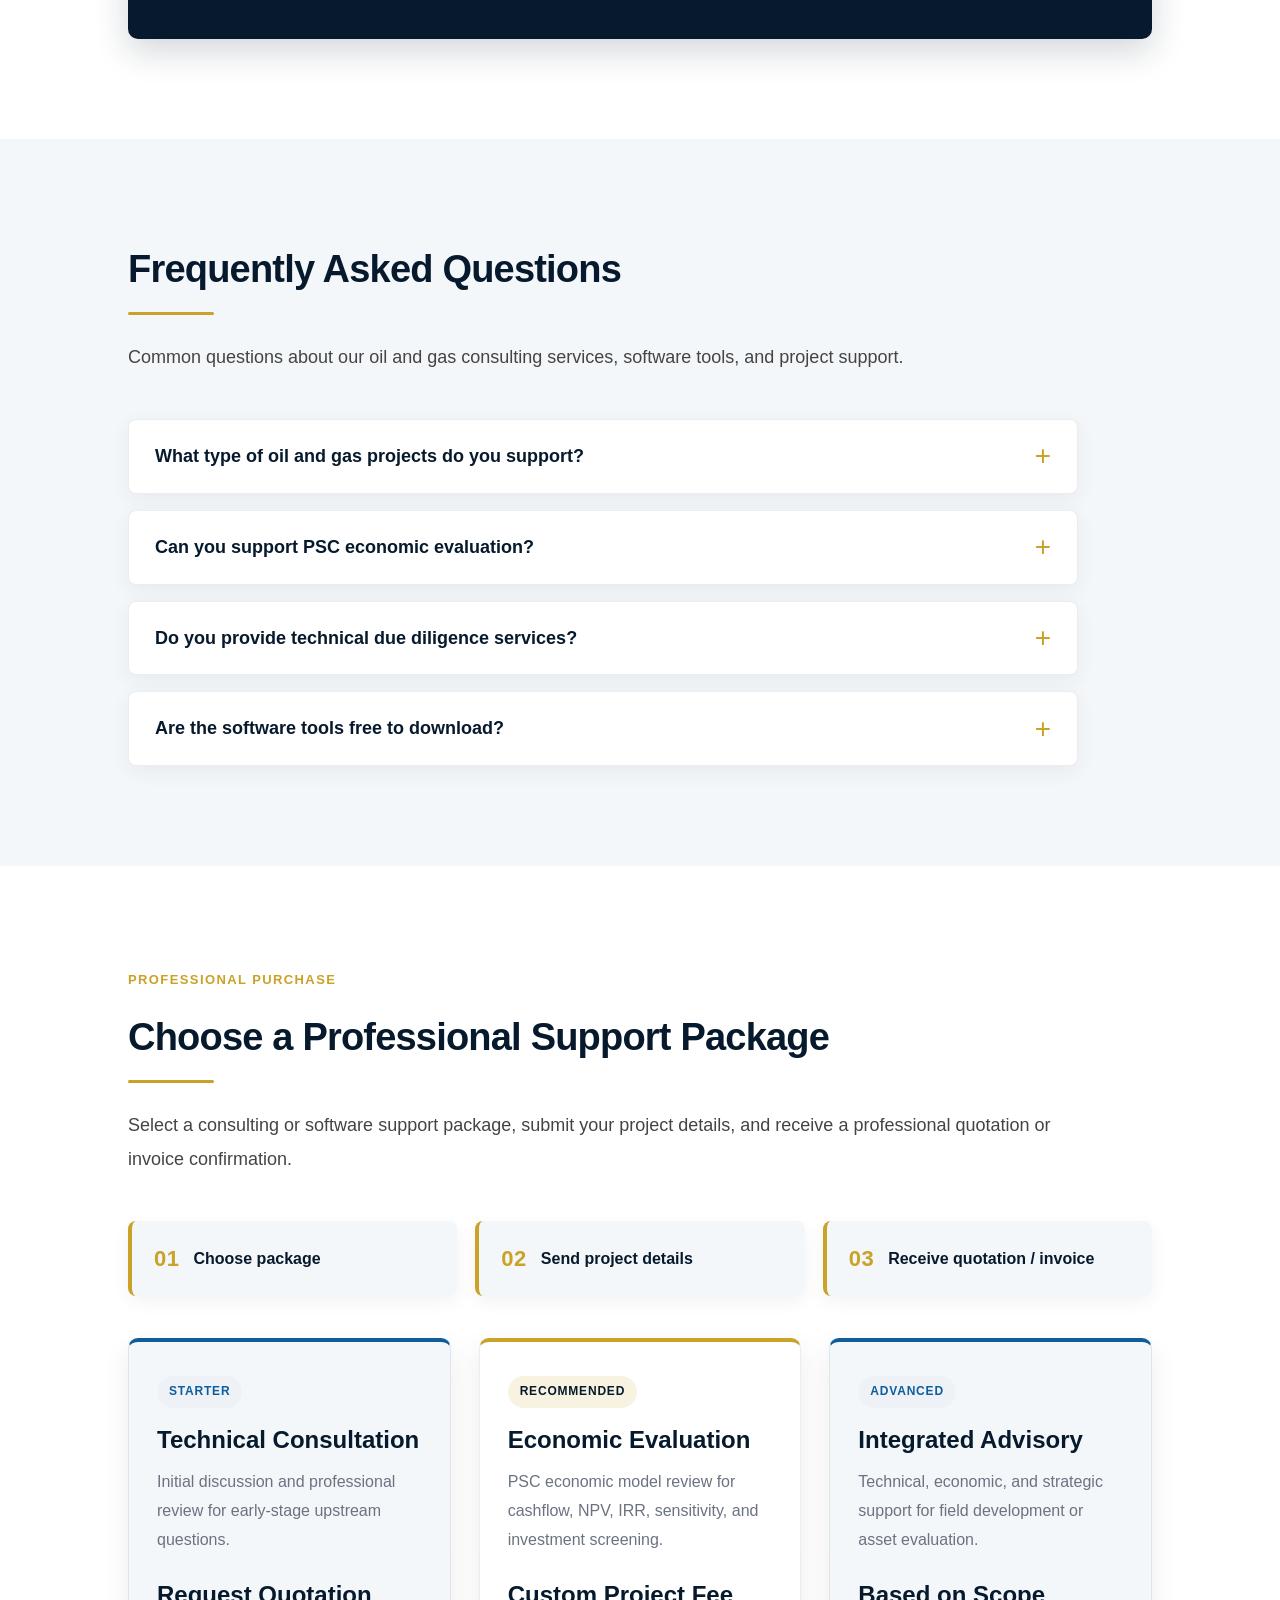
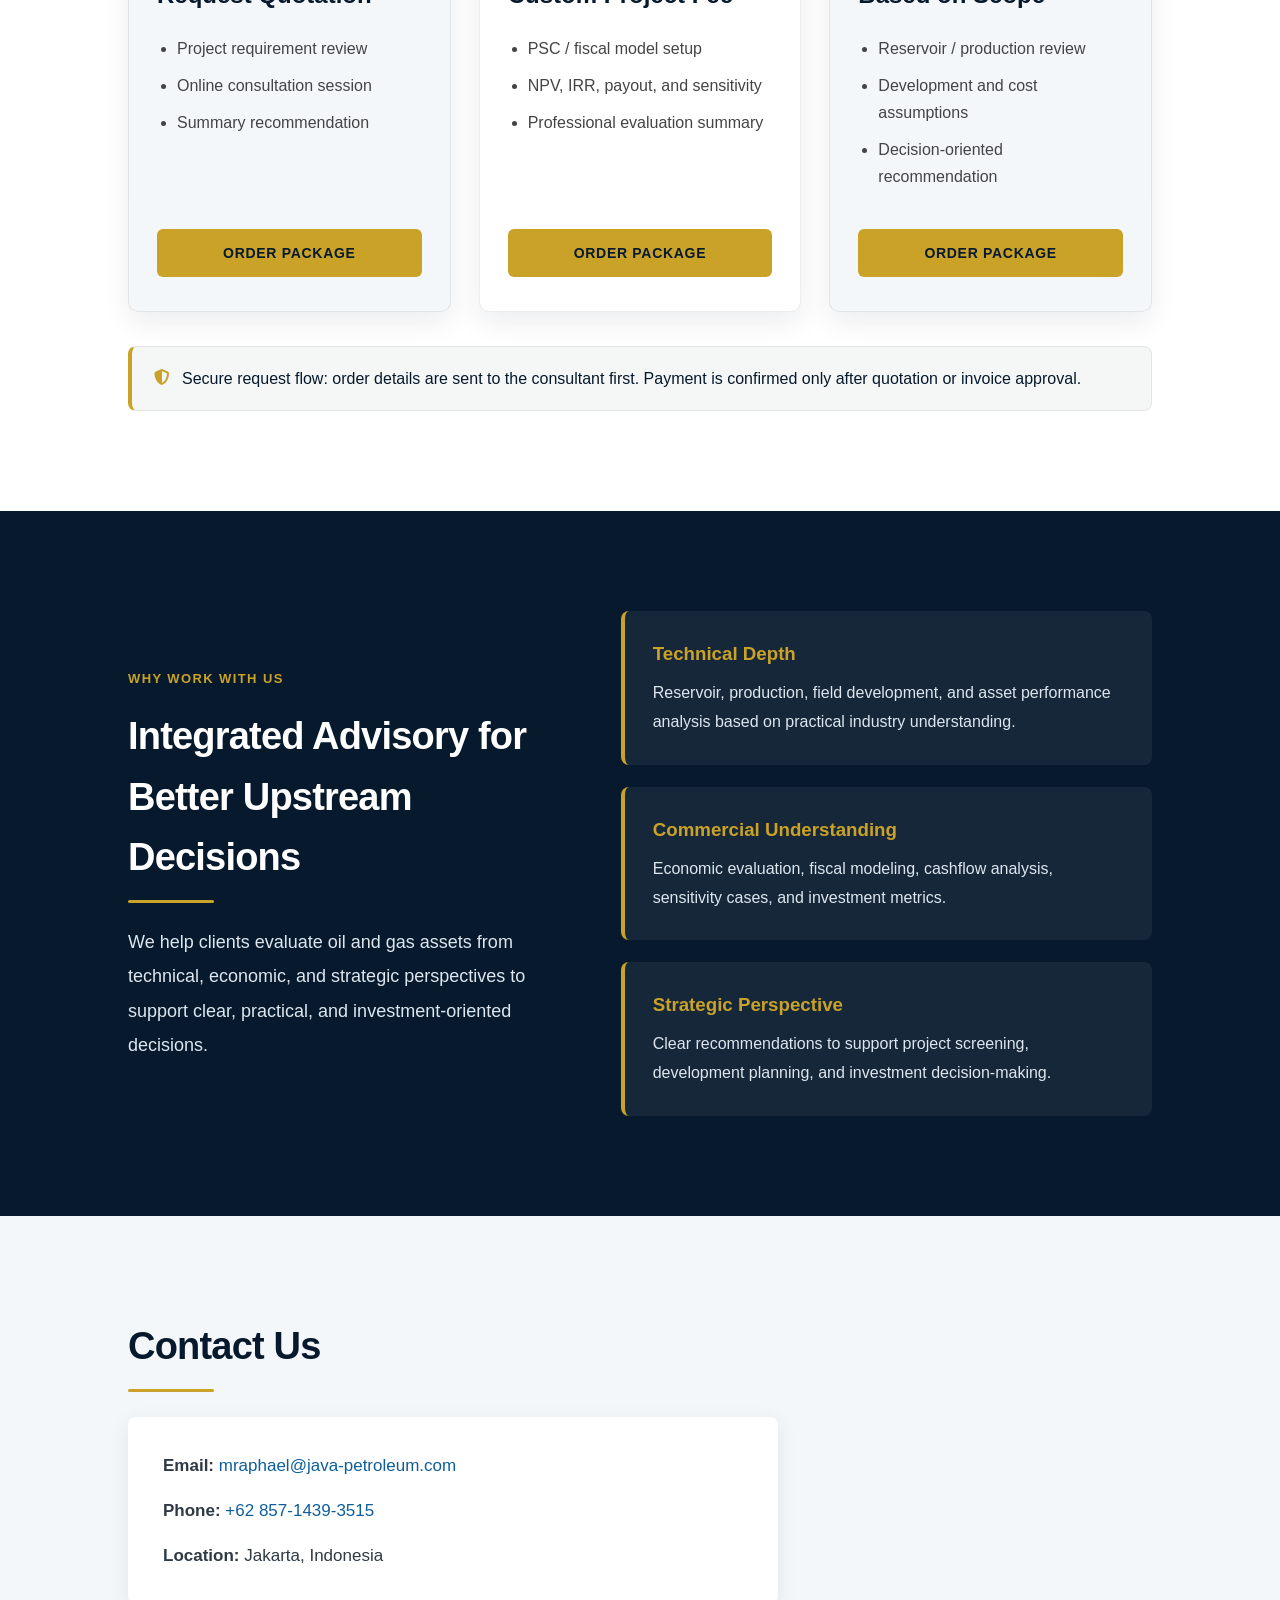
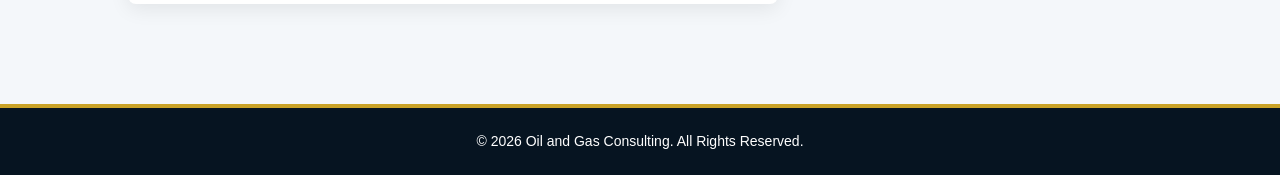
<file: oil-gas-company-profile-portfolio-update/index.html>
<!DOCTYPE html>
<html lang="en">

<head>
    <meta charset="UTF-8">

    <title>Oil and Gas Consulting | Professional Advisory</title>

    <link rel="icon" type="image/png" href="css/assets/logotest.png">

    <meta name="viewport" content="width=device-width, initial-scale=1.0">

    <meta name="description"
        content="Professional oil & gas consulting firm offering technical, economic, and strategic advisory services.">

    <!-- FONT AWESOME -->
    <link rel="stylesheet"
        href="https://cdnjs.cloudflare.com/ajax/libs/font-awesome/6.5.1/css/all.min.css">

    <!-- CSS -->
    <link rel="stylesheet" href="css/style.css">
</head>

<body>

    <!-- NAVBAR -->
    <nav id="navbar">

        <div class="logo">
            <a href="index.html" aria-label="Back to Home">
                <img src="css/assets/logotest2.png" alt="Java Petroleum Indonesia Logo">
            </a>
        </div>

        <ul id="navMenu">
            <li><a href="#about" data-i18n="nav_about">About</a></li>

            <li class="nav-dropdown">
                <a href="#services" class="dropdown-toggle">
                    <span data-i18n="nav_services">Services</span>
                    <i class="fa-solid fa-chevron-down"></i>
                </a>

                <ul class="dropdown-menu">
                    <li><a href="services-detail.html" data-i18n="dropdown_services_detail">Explore Services</a></li>
                    <li><a href="#service-1" data-i18n="dropdown_service_1">Reservoir & Production</a></li>
                    <li><a href="#service-2" data-i18n="dropdown_service_2">Economic & Fiscal</a></li>
                    <li><a href="#service-3" data-i18n="dropdown_service_3">Field Development</a></li>
                </ul>
            </li>

            <li><a href="company-profile.html" data-i18n="nav_company">Company</a></li>
            <li><a href="portfolio.html" data-i18n="nav_portfolio">Portfolio</a></li>
            <li><a href="#purchase" data-i18n="nav_purchase">Purchase</a></li>
            <li><a href="#contact" data-i18n="nav_contact">Contact</a></li>
        </ul>

        <div class="nav-actions">
            <div class="lang-switcher">
                <button class="lang-btn active" data-lang="en" type="button" aria-label="English">
                    <img src="css/assets/us_flag_logo.png" alt="English Flag">
                </button>

                <button class="lang-btn" data-lang="id" type="button" aria-label="Bahasa Indonesia">
                    <img src="css/assets/id_flag_logo.png" alt="Indonesia Flag">
                </button>
            </div>

            <button class="menu-toggle" id="menuToggle" type="button" aria-label="Open navigation menu"
                aria-expanded="false">
                <i class="fa-solid fa-bars"></i>
            </button>
        </div>

    </nav>

    <!-- HEADER -->
    <header class="hero">

        <div class="hero-content">

            <span class="hero-label" data-i18n="hero_label">
                Upstream Oil & Gas Advisory
            </span>

            <h1 data-i18n="hero_title">
                Professional Oil & Gas Consulting Services
            </h1>

            <p data-i18n="hero_desc">
                Technical, economic, and strategic advisory for upstream oil and gas
                projects, supporting reliable investment and development decisions.
            </p>

            <div class="hero-buttons">
                <a href="services-detail.html" class="btn btn-primary" data-i18n="btn_services">
                    Explore Services
                </a>

                <a href="#contact" class="btn btn-outline" data-i18n="btn_discuss">
                    Discuss Your Project
                </a>
            </div>

        </div>

    </header>

    <main>

        <!-- ABOUT -->
        <section id="about">

            <h2 data-i18n="about_title">About Us</h2>

            <p data-i18n="about_desc_1">
                Oil and Gas Consulting is a professional upstream energy advisory firm
                specializing in technical evaluation, economic analysis, field development
                planning, and strategic consulting services for the oil & gas industry.
            </p>

            <p data-i18n="about_desc_2">
                Our team combines industry experience with practical engineering and
                commercial insight to deliver reliable, data-driven solutions that support
                operators, investors, and government institutions in achieving sustainable
                and efficient energy development.
            </p>

            <div class="corporate-highlight">

                <div>
                    <h3 data-i18n="about_box_1_title">Decision-Oriented</h3>
                    <p data-i18n="about_box_1_desc">
                        Our analysis is designed to support clear technical, commercial,
                        and investment decisions.
                    </p>
                </div>

                <div>
                    <h3 data-i18n="about_box_2_title">Integrated Evaluation</h3>
                    <p data-i18n="about_box_2_desc">
                        We combine reservoir, production, facilities, economics, and
                        strategic perspectives.
                    </p>
                </div>

                <div>
                    <h3 data-i18n="about_box_3_title">Practical Advisory</h3>
                    <p data-i18n="about_box_3_desc">
                        Our recommendations are practical, structured, and applicable to
                        real upstream project challenges.
                    </p>
                </div>

            </div>

        </section>

        <!-- SERVICES -->
        <section id="services">

            <h2 data-i18n="services_title">Our Services</h2>

            <div class="services">

                <div class="card" id="service-1">
                    <div class="icon">
                        <i class="fa-solid fa-oil-well"></i>
                    </div>

                    <h3 data-i18n="service_1_title">Reservoir & Production Engineering</h3>
                    <p data-i18n="service_1_desc">
                        Field development planning, reserves estimation,
                        production forecasting, and well performance analysis.
                    </p>
                </div>

                <div class="card" id="service-2">
                    <div class="icon">
                        <i class="fa-solid fa-chart-line"></i>
                    </div>

                    <h3 data-i18n="service_2_title">Economic & Fiscal Modeling</h3>
                    <p data-i18n="service_2_desc">
                        PSC economics, NPV/IRR analysis, cost recovery and gross split modeling,
                        and investment evaluation.
                    </p>
                </div>

                <div class="card" id="service-3">
                    <div class="icon">
                        <i class="fa-solid fa-clipboard-check"></i>
                    </div>

                    <h3 data-i18n="service_3_title">Field Development Planning</h3>
                    <p data-i18n="service_3_desc">
                        Concept selection, CAPEX/OPEX optimization,
                        development scheduling, and risk analysis.
                    </p>
                </div>

                <div class="card">
                    <div class="icon">
                        <i class="fa-solid fa-magnifying-glass-chart"></i>
                    </div>

                    <h3 data-i18n="service_4_title">Technical Due Diligence</h3>
                    <p data-i18n="service_4_desc">
                        Asset valuation, subsurface and facilities review,
                        investment screening, and independent assessments.
                    </p>
                </div>

                <div class="card">
                    <div class="icon">
                        <i class="fa-solid fa-laptop-code"></i>
                    </div>

                    <h3 data-i18n="service_5_title">Free Software</h3>
                    <p data-i18n="service_5_desc">
                        Access to selected free oil & gas tools, templates,
                        and utilities supporting technical and economic evaluations.
                    </p>

                    <ul>
                        <li>
                            <a href="psc-economic-download.html" data-i18n="software_1">PSC Economic</a>
                        </li>

                        <li>
                            <a href="well-log-display-download.html" data-i18n="software_2">Well Log Display</a>
                        </li>
                    </ul>
                </div>

            </div>

        </section>

        <!-- EXPERIENCE -->
        <section id="experience">

            <h2 data-i18n="experience_title">Industry Experience</h2>

            <p data-i18n="experience_desc">
                Our consultants have extensive experience across onshore and offshore
                oil & gas projects, including exploration, development,
                production optimization, and late-life asset management.
            </p>

        </section>

        <!-- SELECTED EXPERIENCE -->
        <section id="selected-experience" class="selected-experience">

            <h2 data-i18n="selected_exp_title">Selected Experience</h2>

            <p class="section-intro" data-i18n="selected_exp_desc">
                Selected advisory experience supporting upstream oil and gas evaluation,
                investment decisions, and field development planning.
            </p>

            <div class="experience-grid">

                <div class="experience-card">
                    <span class="experience-tag" data-i18n="selected_exp_1_tag">Asset Evaluation</span>

                    <h3 data-i18n="selected_exp_1_title">Upstream Asset Evaluation</h3>

                    <p data-i18n="selected_exp_1_desc">
                        Technical and commercial evaluation of upstream oil and gas assets,
                        including production potential, reserves outlook, cost assumptions,
                        and investment screening.
                    </p>
                </div>

                <div class="experience-card">
                    <span class="experience-tag" data-i18n="selected_exp_2_tag">Economic Review</span>

                    <h3 data-i18n="selected_exp_2_title">PSC Economic Assessment</h3>

                    <p data-i18n="selected_exp_2_desc">
                        Cashflow modeling and fiscal analysis for Production Sharing Contract
                        projects, including NPV, IRR, payout, sensitivity, and scenario evaluation.
                    </p>
                </div>

                <div class="experience-card">
                    <span class="experience-tag" data-i18n="selected_exp_3_tag">Development Planning</span>

                    <h3 data-i18n="selected_exp_3_title">Field Development Planning Support</h3>

                    <p data-i18n="selected_exp_3_desc">
                        Support for development concept selection, production strategy,
                        CAPEX/OPEX review, project scheduling, and risk assessment.
                    </p>
                </div>

                <div class="experience-card">
                    <span class="experience-tag" data-i18n="selected_exp_4_tag">Technical Review</span>

                    <h3 data-i18n="selected_exp_4_title">Production & Well Performance Review</h3>

                    <p data-i18n="selected_exp_4_desc">
                        Review of production behavior, well performance, operating constraints,
                        and optimization opportunities to improve asset performance.
                    </p>
                </div>

            </div>

        </section>

        <!-- CONSULTANT PROFILE -->
        <section class="consultant-profile">

            <div class="profile-wrapper">

                <div class="profile-icon">
                    <i class="fa-solid fa-user-tie"></i>
                </div>

                <div class="profile-content">
                    <span class="section-label" data-i18n="profile_label">Consultant Profile</span>

                    <h2 data-i18n="profile_title">
                        Practical Advisory Backed by Technical and Commercial Insight
                    </h2>

                    <p data-i18n="profile_desc">
                        Our consulting approach combines upstream engineering understanding,
                        economic evaluation, and strategic advisory experience to help clients
                        make clearer and more reliable project decisions.
                    </p>

                    <div class="profile-points">
                        <span data-i18n="profile_point_1">Reservoir & Production Understanding</span>
                        <span data-i18n="profile_point_2">Economic & Fiscal Evaluation</span>
                        <span data-i18n="profile_point_3">Investment-Oriented Recommendations</span>
                    </div>
                </div>

            </div>

        </section>

        <!-- FAQ -->
        <section class="faq-section">

            <h2 data-i18n="faq_title">Frequently Asked Questions</h2>

            <p class="section-intro" data-i18n="faq_desc">
                Common questions about our oil and gas consulting services, software tools,
                and project support.
            </p>

            <div class="faq-list">

                <details class="faq-item">
                    <summary data-i18n="faq_1_q">
                        What type of oil and gas projects do you support?
                    </summary>

                    <p data-i18n="faq_1_a">
                        We support upstream oil and gas projects including asset evaluation,
                        production review, field development planning, PSC economic analysis,
                        and technical due diligence.
                    </p>
                </details>

                <details class="faq-item">
                    <summary data-i18n="faq_2_q">
                        Can you support PSC economic evaluation?
                    </summary>

                    <p data-i18n="faq_2_a">
                        Yes. We provide PSC economic analysis including cashflow modeling,
                        NPV, IRR, payout calculation, cost recovery, gross split, sensitivity,
                        and scenario evaluation.
                    </p>
                </details>

                <details class="faq-item">
                    <summary data-i18n="faq_3_q">
                        Do you provide technical due diligence services?
                    </summary>

                    <p data-i18n="faq_3_a">
                        Yes. We provide independent technical and commercial review to support
                        acquisition, divestment, financing, project screening, and investment decisions.
                    </p>
                </details>

                <details class="faq-item">
                    <summary data-i18n="faq_4_q">
                        Are the software tools free to download?
                    </summary>

                    <p data-i18n="faq_4_a">
                        Yes. Selected oil and gas tools are provided as free resources to support
                        technical and economic evaluation activities.
                    </p>
                </details>

            </div>

        </section>


        <!-- PURCHASE -->
        <section id="purchase" class="purchase-section">

            <span class="section-label" data-i18n="purchase_label">Professional Purchase</span>

            <h2 data-i18n="purchase_title">Choose a Professional Support Package</h2>

            <p class="section-intro" data-i18n="purchase_desc">
                Select a consulting or software support package, submit your project details,
                and receive a professional quotation or invoice confirmation.
            </p>

            <div class="purchase-steps">
                <div class="purchase-step">
                    <strong>01</strong>
                    <span data-i18n="purchase_step_1">Choose package</span>
                </div>

                <div class="purchase-step">
                    <strong>02</strong>
                    <span data-i18n="purchase_step_2">Send project details</span>
                </div>

                <div class="purchase-step">
                    <strong>03</strong>
                    <span data-i18n="purchase_step_3">Receive quotation / invoice</span>
                </div>
            </div>

            <div class="pricing-grid">

                <article class="pricing-card">
                    <div class="pricing-header">
                        <span class="pricing-badge" data-i18n="package_1_badge">Starter</span>
                        <h3 data-i18n="package_1_title">Technical Consultation</h3>
                        <p data-i18n="package_1_desc">Initial discussion and professional review for early-stage upstream questions.</p>
                    </div>

                    <div class="price" data-i18n="package_price_quote">Request Quotation</div>

                    <ul>
                        <li data-i18n="package_1_item_1">Project requirement review</li>
                        <li data-i18n="package_1_item_2">Online consultation session</li>
                        <li data-i18n="package_1_item_3">Summary recommendation</li>
                    </ul>

                    <a href="checkout.html?plan=consultation" class="btn btn-primary order-btn" data-plan="Technical Consultation" data-i18n="package_btn">Order Package</a>
                </article>

                <article class="pricing-card featured">
                    <div class="pricing-header">
                        <span class="pricing-badge" data-i18n="package_2_badge">Recommended</span>
                        <h3 data-i18n="package_2_title">Economic Evaluation</h3>
                        <p data-i18n="package_2_desc">PSC economic model review for cashflow, NPV, IRR, sensitivity, and investment screening.</p>
                    </div>

                    <div class="price" data-i18n="package_price_custom">Custom Project Fee</div>

                    <ul>
                        <li data-i18n="package_2_item_1">PSC / fiscal model setup</li>
                        <li data-i18n="package_2_item_2">NPV, IRR, payout, and sensitivity</li>
                        <li data-i18n="package_2_item_3">Professional evaluation summary</li>
                    </ul>

                    <a href="checkout.html?plan=economic" class="btn btn-primary order-btn" data-plan="Economic Evaluation" data-i18n="package_btn">Order Package</a>
                </article>

                <article class="pricing-card">
                    <div class="pricing-header">
                        <span class="pricing-badge" data-i18n="package_3_badge">Advanced</span>
                        <h3 data-i18n="package_3_title">Integrated Advisory</h3>
                        <p data-i18n="package_3_desc">Technical, economic, and strategic support for field development or asset evaluation.</p>
                    </div>

                    <div class="price" data-i18n="package_price_scope">Based on Scope</div>

                    <ul>
                        <li data-i18n="package_3_item_1">Reservoir / production review</li>
                        <li data-i18n="package_3_item_2">Development and cost assumptions</li>
                        <li data-i18n="package_3_item_3">Decision-oriented recommendation</li>
                    </ul>

                    <a href="checkout.html?plan=integrated" class="btn btn-primary order-btn" data-plan="Integrated Advisory" data-i18n="package_btn">Order Package</a>
                </article>

            </div>

            <div class="purchase-note">
                <i class="fa-solid fa-shield-halved"></i>
                <span data-i18n="purchase_note">Secure request flow: order details are sent to the consultant first. Payment is confirmed only after quotation or invoice approval.</span>
            </div>

        </section>

        <!-- WHY -->
        <section class="why-corporate">

            <div class="why-content">

                <span class="section-label" data-i18n="why_label">
                    Why Work With Us
                </span>

                <h2 data-i18n="why_title">
                    Integrated Advisory for Better Upstream Decisions
                </h2>

                <p data-i18n="why_desc">
                    We help clients evaluate oil and gas assets from technical,
                    economic, and strategic perspectives to support clear,
                    practical, and investment-oriented decisions.
                </p>

            </div>

            <div class="why-list">

                <div class="why-item">
                    <h3 data-i18n="why_1_title">Technical Depth</h3>
                    <p data-i18n="why_1_desc">
                        Reservoir, production, field development, and asset performance
                        analysis based on practical industry understanding.
                    </p>
                </div>

                <div class="why-item">
                    <h3 data-i18n="why_2_title">Commercial Understanding</h3>
                    <p data-i18n="why_2_desc">
                        Economic evaluation, fiscal modeling, cashflow analysis,
                        sensitivity cases, and investment metrics.
                    </p>
                </div>

                <div class="why-item">
                    <h3 data-i18n="why_3_title">Strategic Perspective</h3>
                    <p data-i18n="why_3_desc">
                        Clear recommendations to support project screening,
                        development planning, and investment decision-making.
                    </p>
                </div>

            </div>

        </section>

        <!-- CONTACT -->
        <section id="contact">

            <h2 data-i18n="contact_title">Contact Us</h2>

            <div class="contact-box">

                <p>
                    <strong data-i18n="contact_email">Email:</strong>
                    <a href="mailto:mraphael@java-petroleum.com">
                        mraphael@java-petroleum.com
                    </a>
                </p>

                <p>
                    <strong data-i18n="contact_phone">Phone:</strong>
                    <a href="https://wa.me/6285714393515?text=Hello%2C%20I%20would%20like%20to%20discuss%20an%20oil%20and%20gas%20consulting%20project."
                        target="_blank">
                        +62 857-1439-3515
                    </a>
                </p>

                <p>
                    <strong data-i18n="contact_location">Location:</strong>
                    <span data-i18n="contact_location_value">Jakarta, Indonesia</span>
                </p>

            </div>

        </section>

    </main>

    <!-- FLOATING WHATSAPP -->
    <a href="https://wa.me/6285714393515?text=Hello%2C%20I%20would%20like%20to%20discuss%20an%20oil%20and%20gas%20consulting%20project."
        class="whatsapp-float" target="_blank" aria-label="Chat on WhatsApp">
        <i class="fa-brands fa-whatsapp"></i>
    </a>

    <!-- FOOTER -->
    <footer>
        <p>
            © <span id="currentYear">2026</span>
            <span data-i18n="footer_rights">Oil and Gas Consulting. All Rights Reserved.</span>
        </p>
    </footer>

    <!-- JS -->
    <script src="js/script.js"></script>

</body>

</html>
</file>
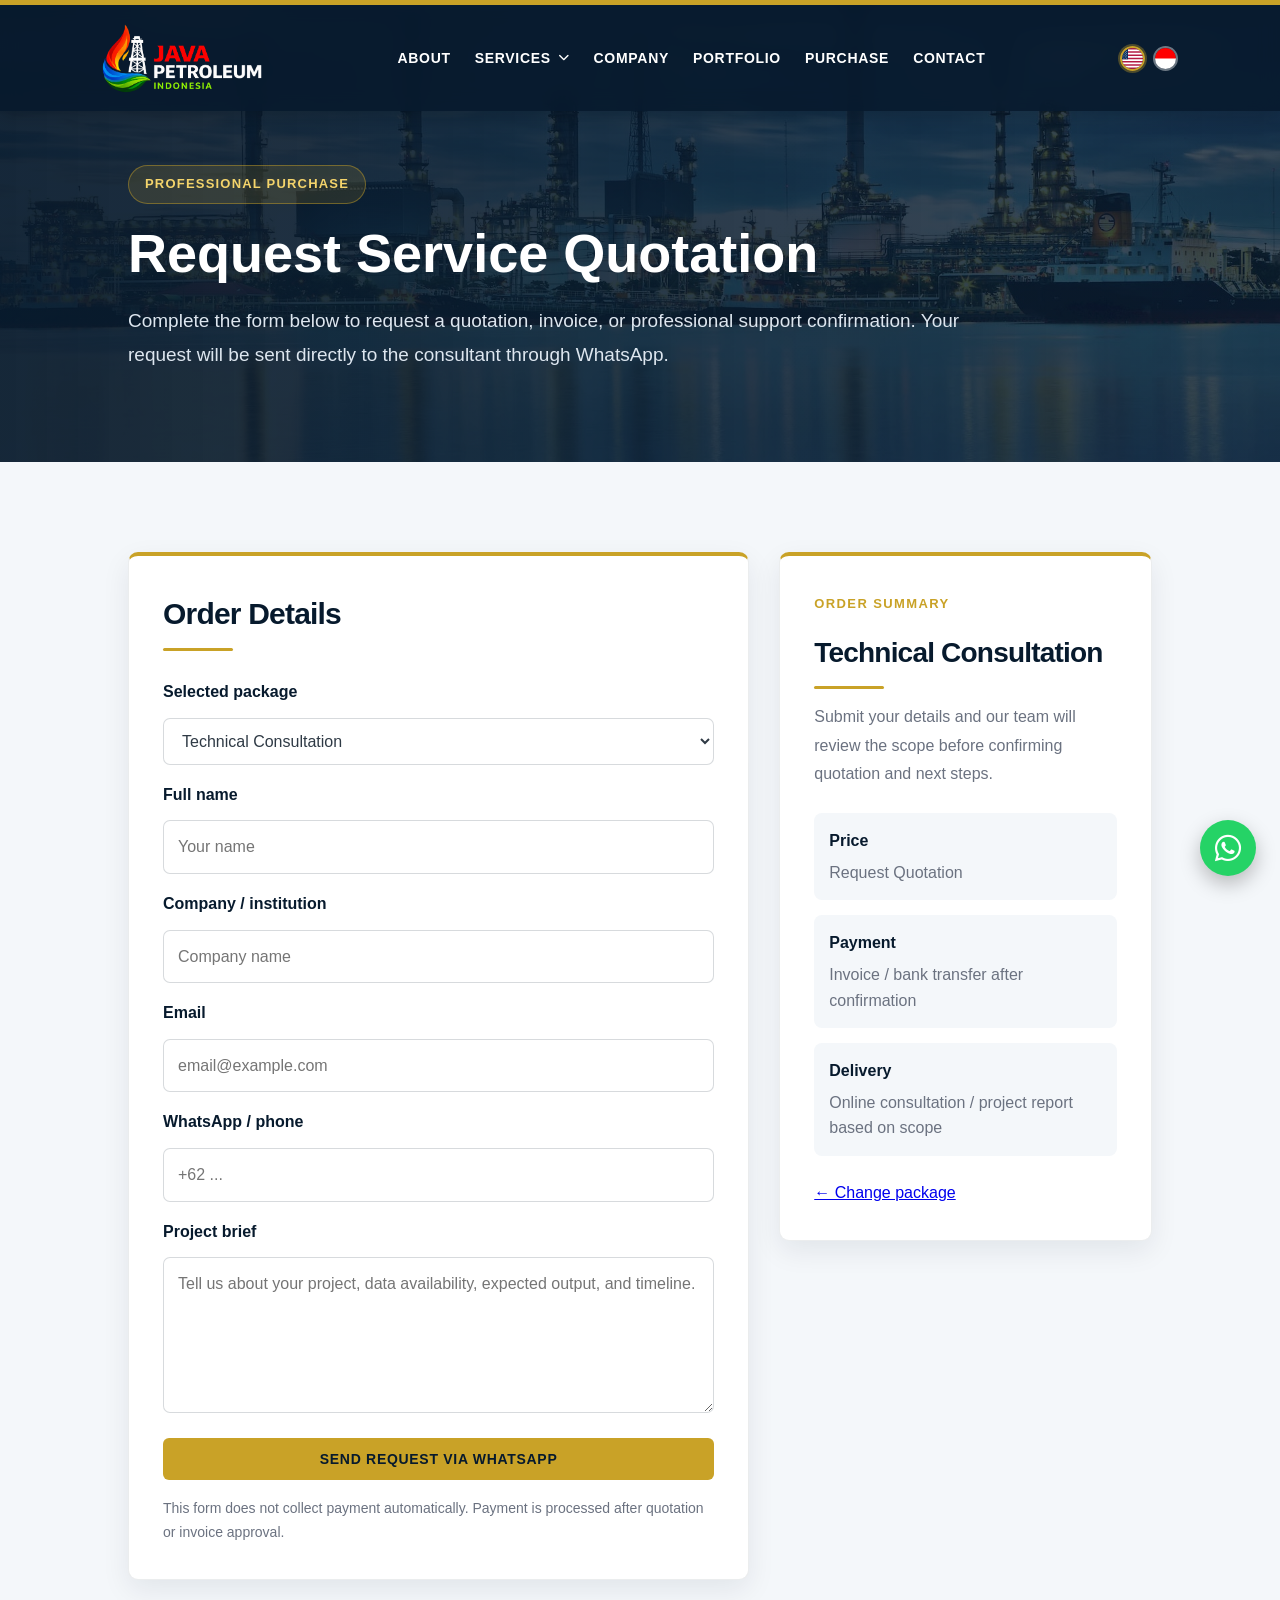
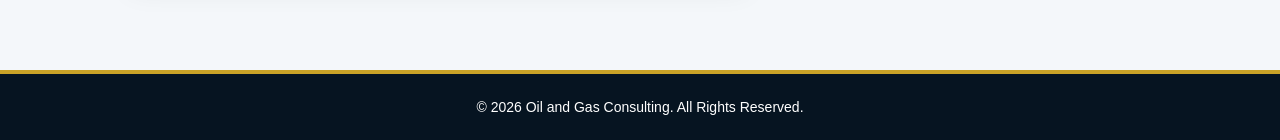
<file: checkout.html>
<!DOCTYPE html>
<html lang="en">

<head>
    <meta charset="UTF-8">

    <title>Professional Purchase | Oil and Gas Consulting</title>

    <link rel="icon" type="image/png" href="css/assets/logotest.png">

    <meta name="viewport" content="width=device-width, initial-scale=1.0">

    <meta name="description"
        content="Request professional oil and gas consulting services, software support, quotation, or invoice confirmation.">

    <!-- FONT AWESOME -->
    <link rel="stylesheet"
        href="https://cdnjs.cloudflare.com/ajax/libs/font-awesome/6.5.1/css/all.min.css">

    <!-- CSS -->
    <link rel="stylesheet" href="css/style.css">
</head>

<body class="checkout-page">

    <!-- NAVBAR -->
    <nav id="navbar">

        <div class="logo">
            <a href="index.html" aria-label="Back to Home">
                <img src="css/assets/logotest2.png" alt="Java Petroleum Indonesia Logo">
            </a>
        </div>

        <ul id="navMenu">
            <li><a href="index.html#about" data-i18n="nav_about">About</a></li>

            <li class="nav-dropdown">
                <a href="services-detail.html" class="dropdown-toggle">
                    <span data-i18n="nav_services">Services</span>
                    <i class="fa-solid fa-chevron-down"></i>
                </a>

                <ul class="dropdown-menu">
                    <li><a href="services-detail.html" data-i18n="dropdown_services_detail">Explore Services</a></li>
                    <li><a href="index.html#service-1" data-i18n="dropdown_service_1">Reservoir & Production</a></li>
                    <li><a href="index.html#service-2" data-i18n="dropdown_service_2">Economic & Fiscal</a></li>
                    <li><a href="index.html#service-3" data-i18n="dropdown_service_3">Field Development</a></li>
                </ul>
            </li>

            <li><a href="company-profile.html" data-i18n="nav_company">Company</a></li>
            <li><a href="portfolio.html" data-i18n="nav_portfolio">Portfolio</a></li>
            <li><a href="index.html#purchase" data-i18n="nav_purchase">Purchase</a></li>
            <li><a href="index.html#contact" data-i18n="nav_contact">Contact</a></li>
        </ul>

        <div class="nav-actions">
            <div class="lang-switcher">
                <button class="lang-btn active" data-lang="en" type="button" aria-label="English">
                    <img src="css/assets/us_flag_logo.png" alt="English Flag">
                </button>

                <button class="lang-btn" data-lang="id" type="button" aria-label="Bahasa Indonesia">
                    <img src="css/assets/id_flag_logo.png" alt="Indonesia Flag">
                </button>
            </div>

            <button class="menu-toggle" id="menuToggle" type="button" aria-label="Open navigation menu"
                aria-expanded="false">
                <i class="fa-solid fa-bars"></i>
            </button>
        </div>

    </nav>

    <!-- CHECKOUT HERO -->
    <header class="checkout-hero">
        <div class="checkout-hero-content">
            <span class="hero-label" data-i18n="checkout_label">Professional Purchase</span>

            <h1 data-i18n="checkout_title">Request Service Quotation</h1>

            <p data-i18n="checkout_desc">
                Complete the form below to request a quotation, invoice, or professional support confirmation.
                Your request will be sent directly to the consultant through WhatsApp.
            </p>
        </div>
    </header>

    <main>

        <section class="checkout-section">

            <div class="checkout-layout">

                <div class="checkout-card form-card">
                    <h2 data-i18n="checkout_form_title">Order Details</h2>

                    <form id="checkoutForm" class="checkout-form">

                        <label for="checkoutPlan" data-i18n="checkout_plan_label">Selected package</label>
                        <select id="checkoutPlan" name="plan" required>
                            <option value="consultation" data-i18n="checkout_option_consultation">Technical Consultation</option>
                            <option value="economic" data-i18n="checkout_option_economic">Economic Evaluation</option>
                            <option value="integrated" data-i18n="checkout_option_integrated">Integrated Advisory</option>
                            <option value="psc-software-support" data-i18n="checkout_option_psc">PSC Economic Software Support</option>
                            <option value="well-log-support" data-i18n="checkout_option_welllog">Well Log Display Software Support</option>
                        </select>

                        <label for="clientName" data-i18n="checkout_name_label">Full name</label>
                        <input type="text" id="clientName" name="clientName" placeholder="Your name" data-i18n-placeholder="checkout_name_placeholder" required>

                        <label for="companyName" data-i18n="checkout_company_label">Company / institution</label>
                        <input type="text" id="companyName" name="companyName" placeholder="Company name" data-i18n-placeholder="checkout_company_placeholder">

                        <label for="clientEmail" data-i18n="checkout_email_label">Email</label>
                        <input type="email" id="clientEmail" name="clientEmail" placeholder="email@example.com" required>

                        <label for="clientPhone" data-i18n="checkout_phone_label">WhatsApp / phone</label>
                        <input type="tel" id="clientPhone" name="clientPhone" placeholder="+62 ..." required>

                        <label for="projectBrief" data-i18n="checkout_brief_label">Project brief</label>
                        <textarea id="projectBrief" name="projectBrief" rows="5" placeholder="Tell us about your project, data availability, expected output, and timeline." data-i18n-placeholder="checkout_brief_placeholder" required></textarea>

                        <button type="submit" class="btn btn-primary checkout-submit" data-i18n="checkout_submit">
                            Send Request via WhatsApp
                        </button>

                        <p class="form-note" data-i18n="checkout_form_note">
                            This form does not collect payment automatically. Payment is processed after quotation or invoice approval.
                        </p>

                    </form>
                </div>

                <aside class="checkout-card summary-card">
                    <span class="section-label" data-i18n="checkout_summary_label">Order Summary</span>

                    <h2 id="checkoutSummaryTitle">Technical Consultation</h2>

                    <p id="checkoutSummaryDesc" data-i18n="checkout_summary_desc">
                        Submit your details and our team will review the scope before confirming quotation and next steps.
                    </p>

                    <div class="summary-list">
                        <div>
                            <strong data-i18n="checkout_summary_price_label">Price</strong>
                            <span id="checkoutPrice" data-i18n="package_price_quote">Request Quotation</span>
                        </div>

                        <div>
                            <strong data-i18n="checkout_summary_payment_label">Payment</strong>
                            <span data-i18n="checkout_summary_payment">Invoice / bank transfer after confirmation</span>
                        </div>

                        <div>
                            <strong data-i18n="checkout_summary_delivery_label">Delivery</strong>
                            <span data-i18n="checkout_summary_delivery">Online consultation / project report based on scope</span>
                        </div>
                    </div>

                    <a href="index.html#purchase" class="back-link" data-i18n="checkout_change_package">
                        ← Change package
                    </a>
                </aside>

            </div>

        </section>

    </main>

    <!-- FLOATING WHATSAPP -->
    <a href="https://wa.me/6285714393515?text=Hello%2C%20I%20would%20like%20to%20discuss%20an%20oil%20and%20gas%20consulting%20project."
        class="whatsapp-float" target="_blank" aria-label="Chat on WhatsApp">
        <i class="fa-brands fa-whatsapp"></i>
    </a>

    <!-- FOOTER -->
    <footer>
        <p>
            © <span id="currentYear">2026</span>
            <span data-i18n="footer_rights">Oil and Gas Consulting. All Rights Reserved.</span>
        </p>
    </footer>

    <!-- JS -->
    <script src="js/lang/en.js"></script>
    <script src="js/lang/id.js"></script>
    <script src="js/script.js"></script>

</body>

</html>
</file>
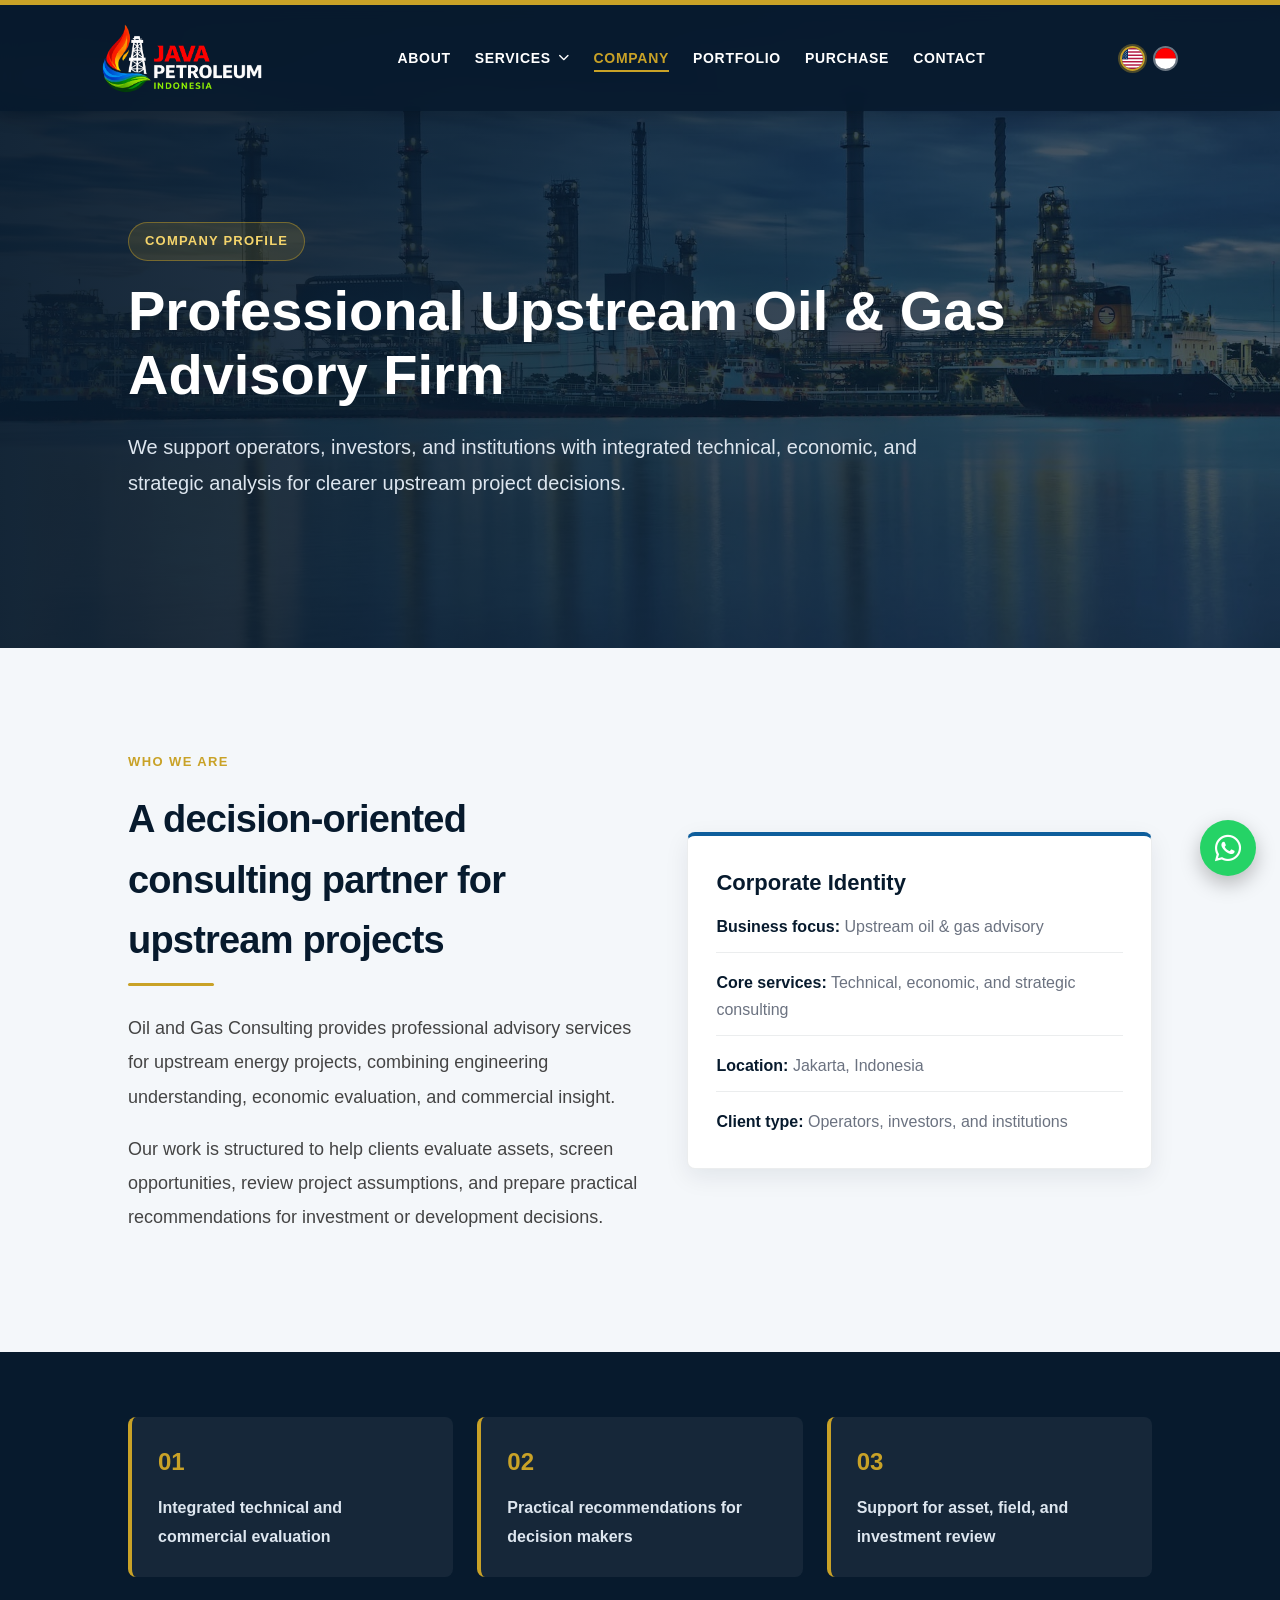
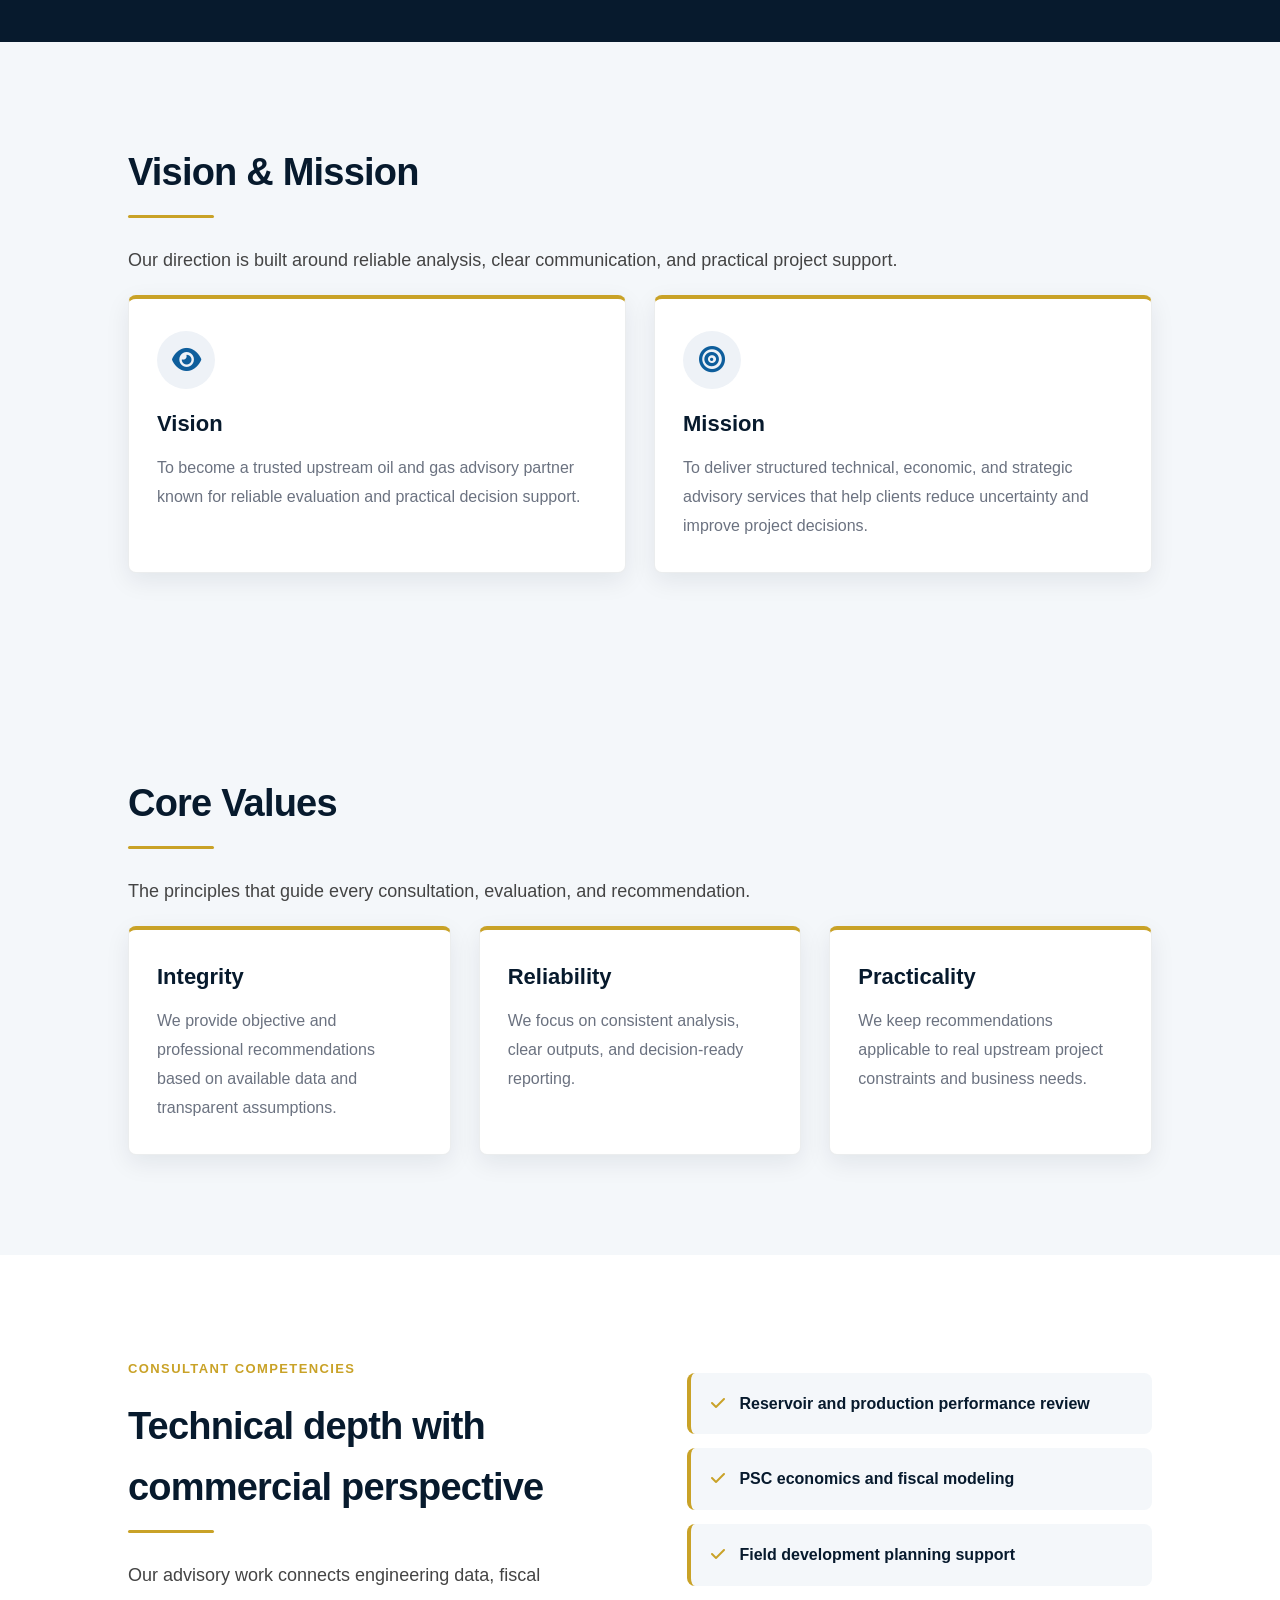
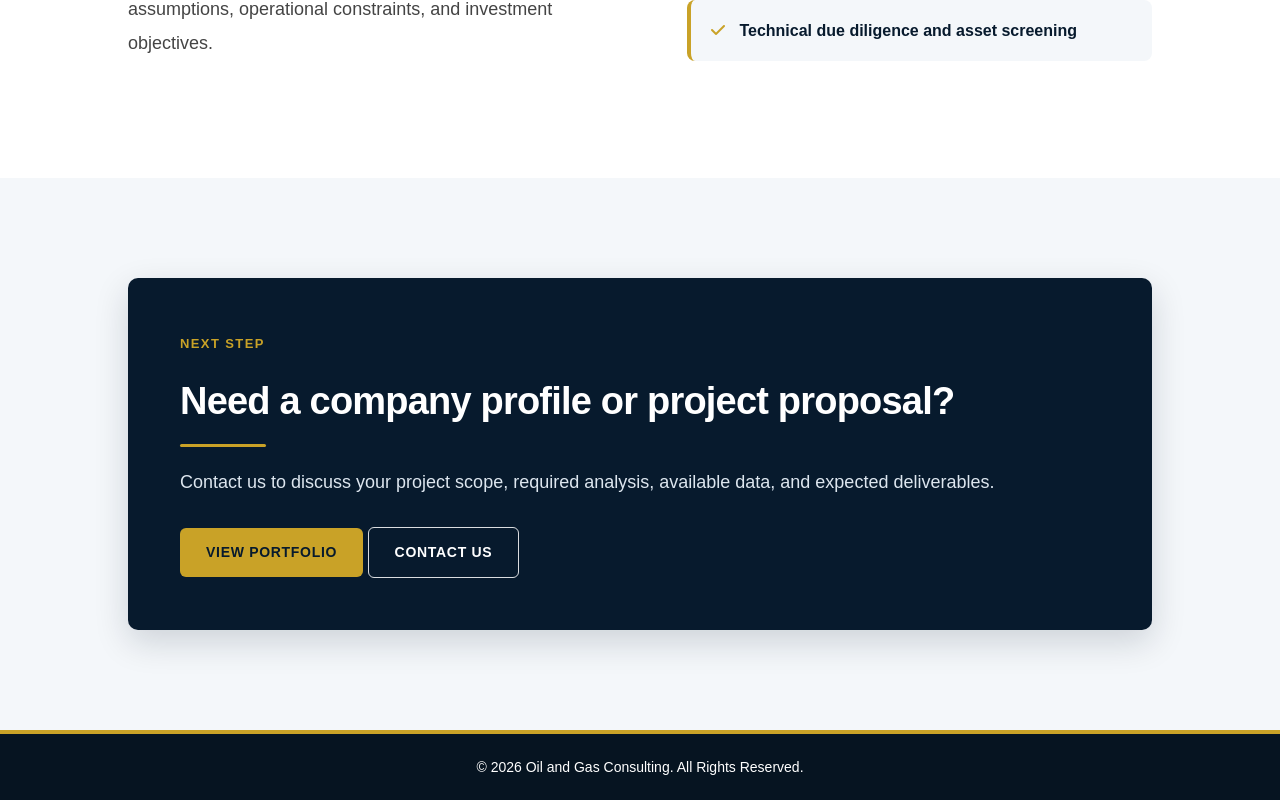
<file: company-profile.html>
<!DOCTYPE html>
<html lang="en">

<head>
    <meta charset="UTF-8">

    <title>Company Profile | Oil and Gas Consulting</title>

    <link rel="icon" type="image/png" href="css/assets/logotest.png">

    <meta name="viewport" content="width=device-width, initial-scale=1.0">

    <meta name="description"
        content="Company profile for a professional upstream oil and gas consulting firm providing technical, economic, and strategic advisory services.">

    <meta property="og:title" content="Company Profile | Oil and Gas Consulting">
    <meta property="og:description" content="Professional upstream oil and gas advisory for technical, economic, and investment decisions.">
    <meta property="og:image" content="css/assets/header.jpg">
    <meta property="og:type" content="website">

    <!-- FONT AWESOME -->
    <link rel="stylesheet"
        href="https://cdnjs.cloudflare.com/ajax/libs/font-awesome/6.5.1/css/all.min.css">

    <!-- CSS -->
    <link rel="stylesheet" href="css/style.css">
</head>

<body class="inner-page">

    <!-- NAVBAR -->
    <nav id="navbar">

        <div class="logo">
            <a href="index.html" aria-label="Back to Home">
                <img src="css/assets/logotest2.png" alt="Java Petroleum Indonesia Logo">
            </a>
        </div>

        <ul id="navMenu">
            <li><a href="index.html#about" data-i18n="nav_about">About</a></li>

            <li class="nav-dropdown">
                <a href="services-detail.html" class="dropdown-toggle">
                    <span data-i18n="nav_services">Services</span>
                    <i class="fa-solid fa-chevron-down"></i>
                </a>

                <ul class="dropdown-menu">
                    <li><a href="services-detail.html" data-i18n="dropdown_services_detail">Explore Services</a></li>
                    <li><a href="index.html#service-1" data-i18n="dropdown_service_1">Reservoir & Production</a></li>
                    <li><a href="index.html#service-2" data-i18n="dropdown_service_2">Economic & Fiscal</a></li>
                    <li><a href="index.html#service-3" data-i18n="dropdown_service_3">Field Development</a></li>
                </ul>
            </li>

            <li><a href="company-profile.html" class="active" data-i18n="nav_company">Company</a></li>
            <li><a href="portfolio.html" data-i18n="nav_portfolio">Portfolio</a></li>
            <li><a href="index.html#purchase" data-i18n="nav_purchase">Purchase</a></li>
            <li><a href="index.html#contact" data-i18n="nav_contact">Contact</a></li>
        </ul>

        <div class="nav-actions">
            <div class="lang-switcher">
                <button class="lang-btn active" data-lang="en" type="button" aria-label="English">
                    <img src="css/assets/us_flag_logo.png" alt="English Flag">
                </button>

                <button class="lang-btn" data-lang="id" type="button" aria-label="Bahasa Indonesia">
                    <img src="css/assets/id_flag_logo.png" alt="Indonesia Flag">
                </button>
            </div>

            <button class="menu-toggle" id="menuToggle" type="button" aria-label="Open navigation menu"
                aria-expanded="false">
                <i class="fa-solid fa-bars"></i>
            </button>
        </div>

    </nav>

    <!-- HERO -->
    <header class="inner-page-hero company-hero">
        <div class="inner-hero-content">
            <span class="hero-label" data-i18n="company_label">Company Profile</span>
            <h1 data-i18n="company_title">Professional Upstream Oil & Gas Advisory Firm</h1>
            <p data-i18n="company_desc">
                We support operators, investors, and institutions with integrated technical, economic, and strategic analysis for clearer upstream project decisions.
            </p>
        </div>
    </header>

    <main>

        <!-- COMPANY OVERVIEW -->
        <section class="company-overview">
            <div class="two-column-layout">
                <div>
                    <span class="section-label" data-i18n="company_overview_label">Who We Are</span>
                    <h2 data-i18n="company_overview_title">A decision-oriented consulting partner for upstream projects</h2>
                    <p data-i18n="company_overview_p1">
                        Oil and Gas Consulting provides professional advisory services for upstream energy projects, combining engineering understanding, economic evaluation, and commercial insight.
                    </p>
                    <p data-i18n="company_overview_p2">
                        Our work is structured to help clients evaluate assets, screen opportunities, review project assumptions, and prepare practical recommendations for investment or development decisions.
                    </p>
                </div>

                <div class="company-card identity-card">
                    <h3 data-i18n="company_identity_title">Corporate Identity</h3>
                    <ul class="identity-list">
                        <li><strong data-i18n="company_identity_1_label">Business focus:</strong> <span data-i18n="company_identity_1_value">Upstream oil & gas advisory</span></li>
                        <li><strong data-i18n="company_identity_2_label">Core services:</strong> <span data-i18n="company_identity_2_value">Technical, economic, and strategic consulting</span></li>
                        <li><strong data-i18n="company_identity_3_label">Location:</strong> <span data-i18n="company_identity_3_value">Jakarta, Indonesia</span></li>
                        <li><strong data-i18n="company_identity_4_label">Client type:</strong> <span data-i18n="company_identity_4_value">Operators, investors, and institutions</span></li>
                    </ul>
                </div>
            </div>
        </section>

        <!-- FACTS -->
        <section class="company-facts-section">
            <div class="fact-grid">
                <div class="fact-card">
                    <strong>01</strong>
                    <span data-i18n="company_fact_1">Integrated technical and commercial evaluation</span>
                </div>
                <div class="fact-card">
                    <strong>02</strong>
                    <span data-i18n="company_fact_2">Practical recommendations for decision makers</span>
                </div>
                <div class="fact-card">
                    <strong>03</strong>
                    <span data-i18n="company_fact_3">Support for asset, field, and investment review</span>
                </div>
            </div>
        </section>

        <!-- VISION MISSION -->
        <section class="vision-mission-section">
            <div class="detail-intro">
                <h2 data-i18n="vm_title">Vision & Mission</h2>
                <p data-i18n="vm_desc">Our direction is built around reliable analysis, clear communication, and practical project support.</p>
            </div>

            <div class="mission-grid">
                <article class="company-card">
                    <div class="card-icon"><i class="fa-solid fa-eye"></i></div>
                    <h3 data-i18n="vision_title">Vision</h3>
                    <p data-i18n="vision_desc">To become a trusted upstream oil and gas advisory partner known for reliable evaluation and practical decision support.</p>
                </article>

                <article class="company-card">
                    <div class="card-icon"><i class="fa-solid fa-bullseye"></i></div>
                    <h3 data-i18n="mission_title">Mission</h3>
                    <p data-i18n="mission_desc">To deliver structured technical, economic, and strategic advisory services that help clients reduce uncertainty and improve project decisions.</p>
                </article>
            </div>
        </section>

        <!-- CORE VALUES -->
        <section class="values-section">
            <div class="detail-intro">
                <h2 data-i18n="values_title">Core Values</h2>
                <p data-i18n="values_desc">The principles that guide every consultation, evaluation, and recommendation.</p>
            </div>

            <div class="value-grid">
                <article class="value-card">
                    <h3 data-i18n="value_1_title">Integrity</h3>
                    <p data-i18n="value_1_desc">We provide objective and professional recommendations based on available data and transparent assumptions.</p>
                </article>

                <article class="value-card">
                    <h3 data-i18n="value_2_title">Reliability</h3>
                    <p data-i18n="value_2_desc">We focus on consistent analysis, clear outputs, and decision-ready reporting.</p>
                </article>

                <article class="value-card">
                    <h3 data-i18n="value_3_title">Practicality</h3>
                    <p data-i18n="value_3_desc">We keep recommendations applicable to real upstream project constraints and business needs.</p>
                </article>
            </div>
        </section>

        <!-- COMPETENCIES -->
        <section class="competency-section">
            <div class="two-column-layout">
                <div>
                    <span class="section-label" data-i18n="competency_label">Consultant Competencies</span>
                    <h2 data-i18n="competency_title">Technical depth with commercial perspective</h2>
                    <p data-i18n="competency_desc">Our advisory work connects engineering data, fiscal assumptions, operational constraints, and investment objectives.</p>
                </div>

                <div class="profile-list">
                    <div><i class="fa-solid fa-check"></i><span data-i18n="competency_1">Reservoir and production performance review</span></div>
                    <div><i class="fa-solid fa-check"></i><span data-i18n="competency_2">PSC economics and fiscal modeling</span></div>
                    <div><i class="fa-solid fa-check"></i><span data-i18n="competency_3">Field development planning support</span></div>
                    <div><i class="fa-solid fa-check"></i><span data-i18n="competency_4">Technical due diligence and asset screening</span></div>
                </div>
            </div>
        </section>

        <!-- CTA -->
        <section class="page-cta-section">
            <div class="cta-panel">
                <span class="section-label" data-i18n="company_cta_label">Next Step</span>
                <h2 data-i18n="company_cta_title">Need a company profile or project proposal?</h2>
                <p data-i18n="company_cta_desc">Contact us to discuss your project scope, required analysis, available data, and expected deliverables.</p>
                <div class="cta-buttons">
                    <a href="portfolio.html" class="btn btn-primary" data-i18n="company_cta_portfolio">View Portfolio</a>
                    <a href="index.html#contact" class="btn btn-outline" data-i18n="company_cta_contact">Contact Us</a>
                </div>
            </div>
        </section>

    </main>

    <!-- FLOATING WHATSAPP -->
    <a href="https://wa.me/6285714393515?text=Hello%2C%20I%20would%20like%20to%20discuss%20an%20oil%20and%20gas%20consulting%20project."
        class="whatsapp-float" target="_blank" aria-label="Chat on WhatsApp">
        <i class="fa-brands fa-whatsapp"></i>
    </a>

    <!-- FOOTER -->
    <footer>
        <p>
            © <span id="currentYear">2026</span>
            <span data-i18n="footer_rights">Oil and Gas Consulting. All Rights Reserved.</span>
        </p>
    </footer>

    <!-- JS -->
    <script src="js/lang/en.js"></script>
    <script src="js/lang/id.js"></script>
    <script src="js/script.js"></script>

</body>

</html>
</file>
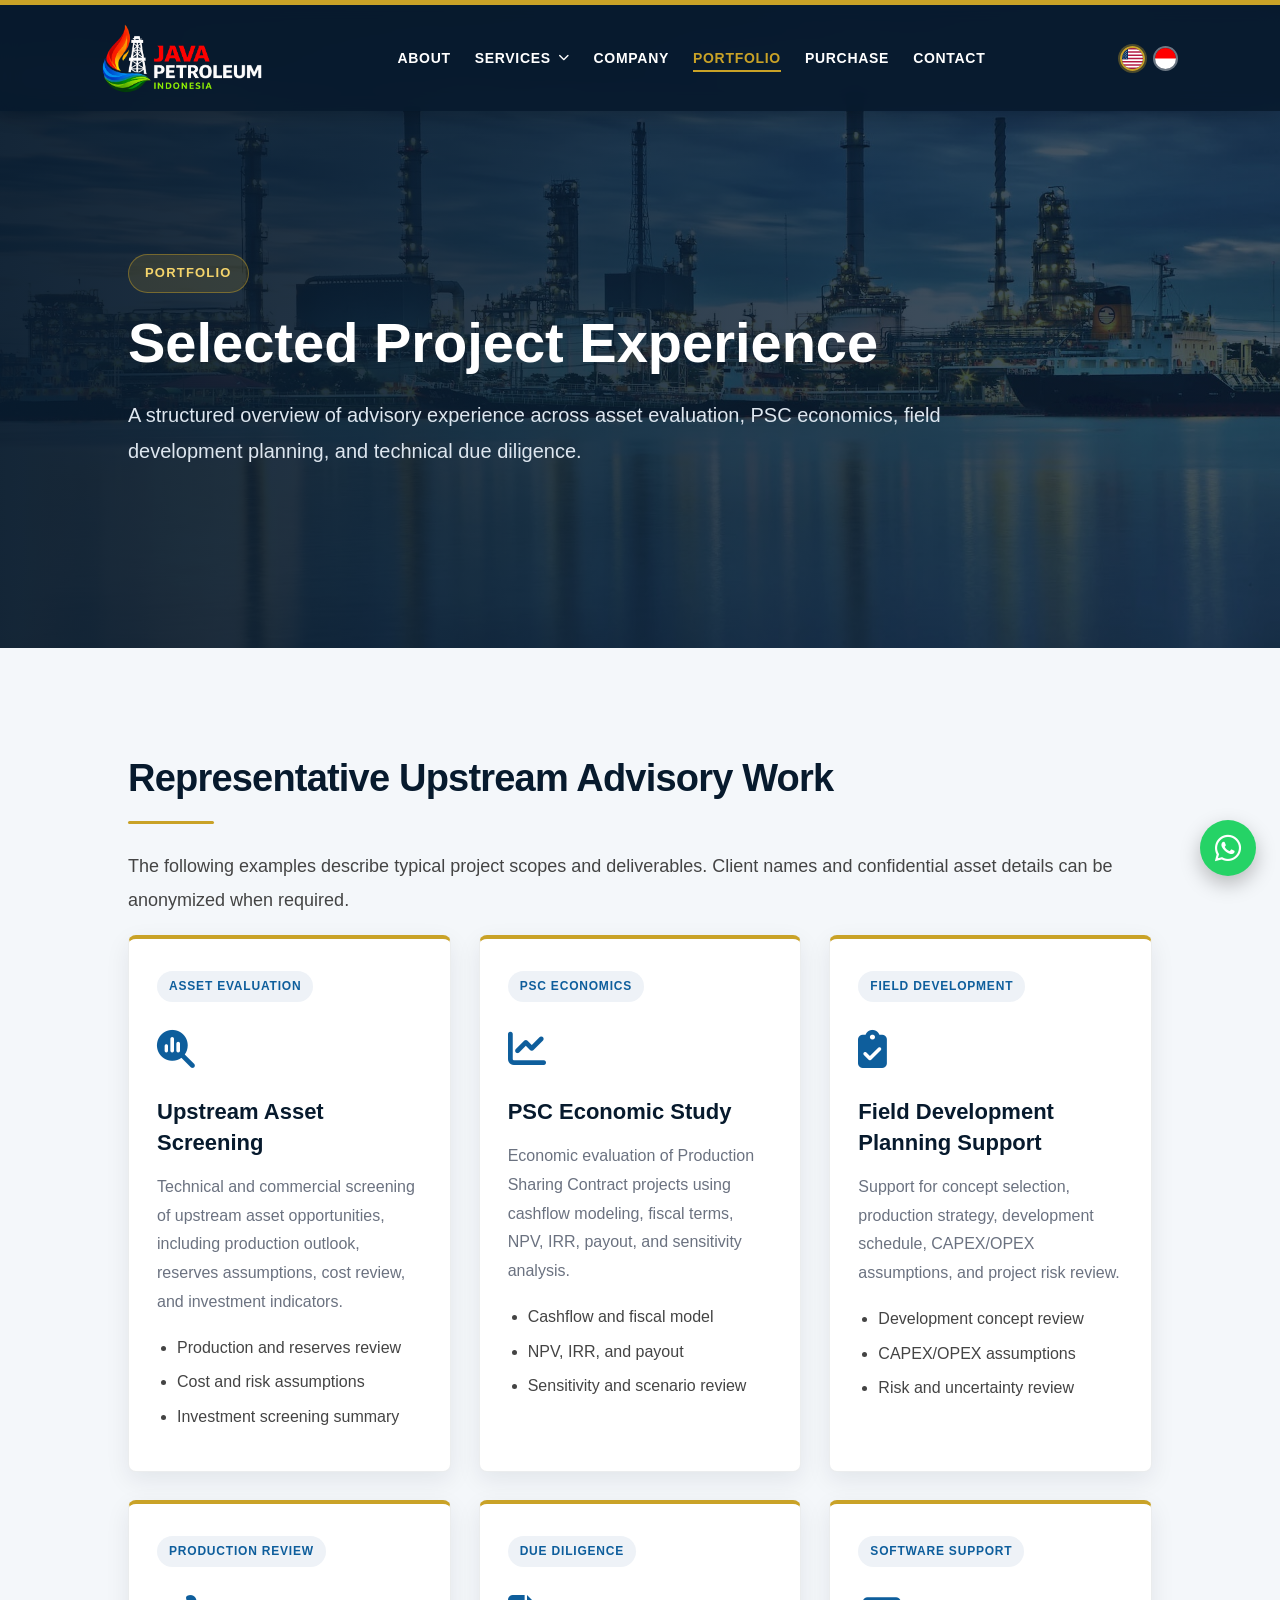
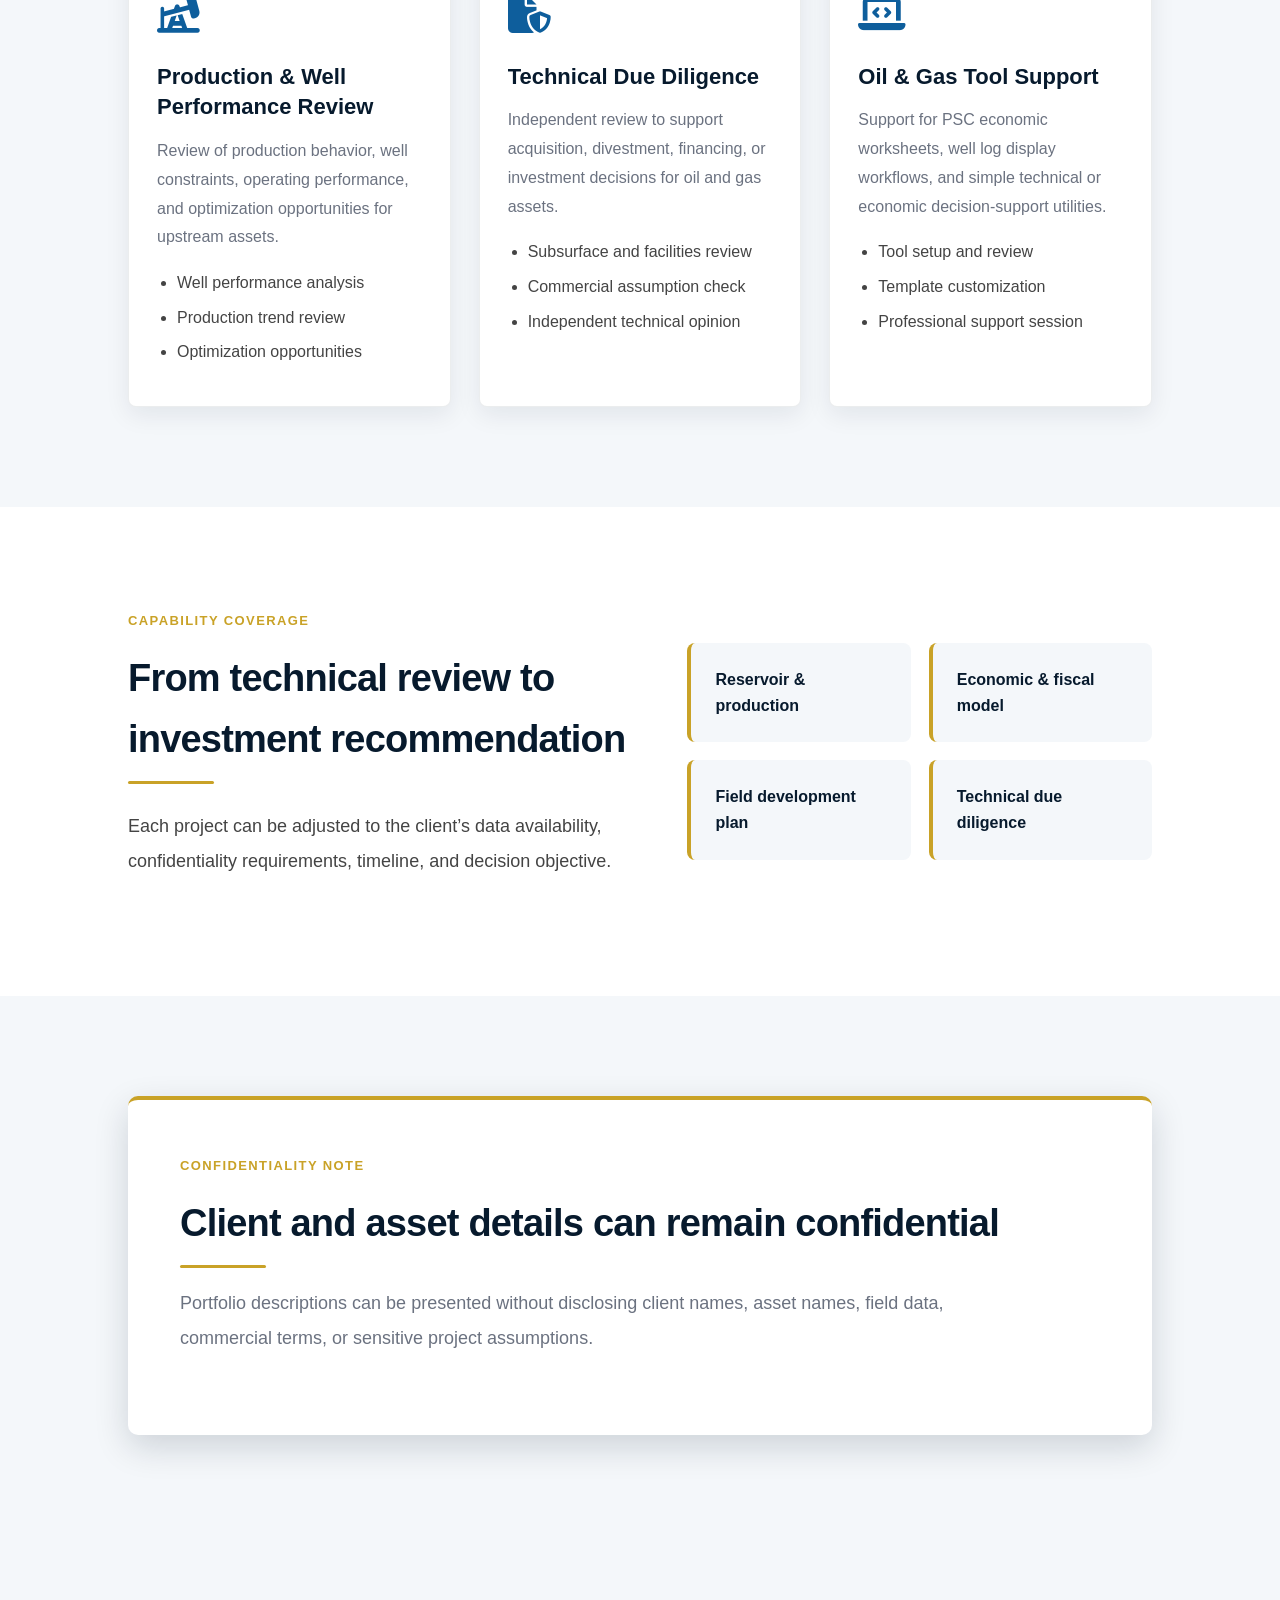
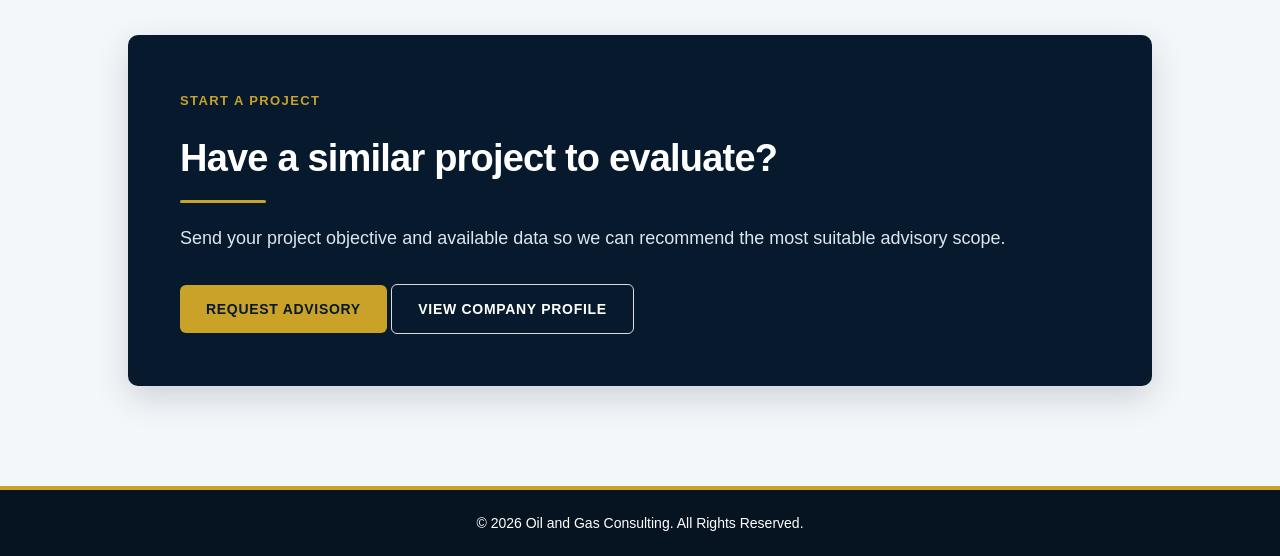
<file: portfolio.html>
<!DOCTYPE html>
<html lang="en">

<head>
    <meta charset="UTF-8">

    <title>Portfolio & Project Experience | Oil and Gas Consulting</title>

    <link rel="icon" type="image/png" href="css/assets/logotest.png">

    <meta name="viewport" content="width=device-width, initial-scale=1.0">

    <meta name="description"
        content="Selected oil and gas consulting portfolio including asset evaluation, PSC economic study, field development planning, production review, and technical due diligence.">

    <meta property="og:title" content="Portfolio & Project Experience | Oil and Gas Consulting">
    <meta property="og:description" content="Selected upstream oil and gas advisory experience for technical, economic, and strategic project support.">
    <meta property="og:image" content="css/assets/header.jpg">
    <meta property="og:type" content="website">

    <!-- FONT AWESOME -->
    <link rel="stylesheet"
        href="https://cdnjs.cloudflare.com/ajax/libs/font-awesome/6.5.1/css/all.min.css">

    <!-- CSS -->
    <link rel="stylesheet" href="css/style.css">
</head>

<body class="inner-page">

    <!-- NAVBAR -->
    <nav id="navbar">

        <div class="logo">
            <a href="index.html" aria-label="Back to Home">
                <img src="css/assets/logotest2.png" alt="Java Petroleum Indonesia Logo">
            </a>
        </div>

        <ul id="navMenu">
            <li><a href="index.html#about" data-i18n="nav_about">About</a></li>

            <li class="nav-dropdown">
                <a href="services-detail.html" class="dropdown-toggle">
                    <span data-i18n="nav_services">Services</span>
                    <i class="fa-solid fa-chevron-down"></i>
                </a>

                <ul class="dropdown-menu">
                    <li><a href="services-detail.html" data-i18n="dropdown_services_detail">Explore Services</a></li>
                    <li><a href="index.html#service-1" data-i18n="dropdown_service_1">Reservoir & Production</a></li>
                    <li><a href="index.html#service-2" data-i18n="dropdown_service_2">Economic & Fiscal</a></li>
                    <li><a href="index.html#service-3" data-i18n="dropdown_service_3">Field Development</a></li>
                </ul>
            </li>

            <li><a href="company-profile.html" data-i18n="nav_company">Company</a></li>
            <li><a href="portfolio.html" class="active" data-i18n="nav_portfolio">Portfolio</a></li>
            <li><a href="index.html#purchase" data-i18n="nav_purchase">Purchase</a></li>
            <li><a href="index.html#contact" data-i18n="nav_contact">Contact</a></li>
        </ul>

        <div class="nav-actions">
            <div class="lang-switcher">
                <button class="lang-btn active" data-lang="en" type="button" aria-label="English">
                    <img src="css/assets/us_flag_logo.png" alt="English Flag">
                </button>

                <button class="lang-btn" data-lang="id" type="button" aria-label="Bahasa Indonesia">
                    <img src="css/assets/id_flag_logo.png" alt="Indonesia Flag">
                </button>
            </div>

            <button class="menu-toggle" id="menuToggle" type="button" aria-label="Open navigation menu"
                aria-expanded="false">
                <i class="fa-solid fa-bars"></i>
            </button>
        </div>

    </nav>

    <!-- HERO -->
    <header class="inner-page-hero portfolio-hero">
        <div class="inner-hero-content">
            <span class="hero-label" data-i18n="portfolio_label">Portfolio</span>
            <h1 data-i18n="portfolio_title">Selected Project Experience</h1>
            <p data-i18n="portfolio_desc">A structured overview of advisory experience across asset evaluation, PSC economics, field development planning, and technical due diligence.</p>
        </div>
    </header>

    <main>

        <!-- PORTFOLIO INTRO -->
        <section class="portfolio-intro-section">
            <div class="detail-intro">
                <h2 data-i18n="portfolio_intro_title">Representative Upstream Advisory Work</h2>
                <p data-i18n="portfolio_intro_desc">The following examples describe typical project scopes and deliverables. Client names and confidential asset details can be anonymized when required.</p>
            </div>

            <div class="portfolio-grid">
                <article class="portfolio-card">
                    <span class="portfolio-tag" data-i18n="portfolio_1_tag">Asset Evaluation</span>
                    <div class="portfolio-icon"><i class="fa-solid fa-magnifying-glass-chart"></i></div>
                    <h3 data-i18n="portfolio_1_title">Upstream Asset Screening</h3>
                    <p data-i18n="portfolio_1_desc">Technical and commercial screening of upstream asset opportunities, including production outlook, reserves assumptions, cost review, and investment indicators.</p>
                    <ul>
                        <li data-i18n="portfolio_1_item_1">Production and reserves review</li>
                        <li data-i18n="portfolio_1_item_2">Cost and risk assumptions</li>
                        <li data-i18n="portfolio_1_item_3">Investment screening summary</li>
                    </ul>
                </article>

                <article class="portfolio-card">
                    <span class="portfolio-tag" data-i18n="portfolio_2_tag">PSC Economics</span>
                    <div class="portfolio-icon"><i class="fa-solid fa-chart-line"></i></div>
                    <h3 data-i18n="portfolio_2_title">PSC Economic Study</h3>
                    <p data-i18n="portfolio_2_desc">Economic evaluation of Production Sharing Contract projects using cashflow modeling, fiscal terms, NPV, IRR, payout, and sensitivity analysis.</p>
                    <ul>
                        <li data-i18n="portfolio_2_item_1">Cashflow and fiscal model</li>
                        <li data-i18n="portfolio_2_item_2">NPV, IRR, and payout</li>
                        <li data-i18n="portfolio_2_item_3">Sensitivity and scenario review</li>
                    </ul>
                </article>

                <article class="portfolio-card">
                    <span class="portfolio-tag" data-i18n="portfolio_3_tag">Field Development</span>
                    <div class="portfolio-icon"><i class="fa-solid fa-clipboard-check"></i></div>
                    <h3 data-i18n="portfolio_3_title">Field Development Planning Support</h3>
                    <p data-i18n="portfolio_3_desc">Support for concept selection, production strategy, development schedule, CAPEX/OPEX assumptions, and project risk review.</p>
                    <ul>
                        <li data-i18n="portfolio_3_item_1">Development concept review</li>
                        <li data-i18n="portfolio_3_item_2">CAPEX/OPEX assumptions</li>
                        <li data-i18n="portfolio_3_item_3">Risk and uncertainty review</li>
                    </ul>
                </article>

                <article class="portfolio-card">
                    <span class="portfolio-tag" data-i18n="portfolio_4_tag">Production Review</span>
                    <div class="portfolio-icon"><i class="fa-solid fa-oil-well"></i></div>
                    <h3 data-i18n="portfolio_4_title">Production & Well Performance Review</h3>
                    <p data-i18n="portfolio_4_desc">Review of production behavior, well constraints, operating performance, and optimization opportunities for upstream assets.</p>
                    <ul>
                        <li data-i18n="portfolio_4_item_1">Well performance analysis</li>
                        <li data-i18n="portfolio_4_item_2">Production trend review</li>
                        <li data-i18n="portfolio_4_item_3">Optimization opportunities</li>
                    </ul>
                </article>

                <article class="portfolio-card">
                    <span class="portfolio-tag" data-i18n="portfolio_5_tag">Due Diligence</span>
                    <div class="portfolio-icon"><i class="fa-solid fa-file-shield"></i></div>
                    <h3 data-i18n="portfolio_5_title">Technical Due Diligence</h3>
                    <p data-i18n="portfolio_5_desc">Independent review to support acquisition, divestment, financing, or investment decisions for oil and gas assets.</p>
                    <ul>
                        <li data-i18n="portfolio_5_item_1">Subsurface and facilities review</li>
                        <li data-i18n="portfolio_5_item_2">Commercial assumption check</li>
                        <li data-i18n="portfolio_5_item_3">Independent technical opinion</li>
                    </ul>
                </article>

                <article class="portfolio-card">
                    <span class="portfolio-tag" data-i18n="portfolio_6_tag">Software Support</span>
                    <div class="portfolio-icon"><i class="fa-solid fa-laptop-code"></i></div>
                    <h3 data-i18n="portfolio_6_title">Oil & Gas Tool Support</h3>
                    <p data-i18n="portfolio_6_desc">Support for PSC economic worksheets, well log display workflows, and simple technical or economic decision-support utilities.</p>
                    <ul>
                        <li data-i18n="portfolio_6_item_1">Tool setup and review</li>
                        <li data-i18n="portfolio_6_item_2">Template customization</li>
                        <li data-i18n="portfolio_6_item_3">Professional support session</li>
                    </ul>
                </article>
            </div>
        </section>

        <!-- CAPABILITY SUMMARY -->
        <section class="capability-summary-section">
            <div class="two-column-layout">
                <div>
                    <span class="section-label" data-i18n="portfolio_capability_label">Capability Coverage</span>
                    <h2 data-i18n="portfolio_capability_title">From technical review to investment recommendation</h2>
                    <p data-i18n="portfolio_capability_desc">Each project can be adjusted to the client’s data availability, confidentiality requirements, timeline, and decision objective.</p>
                </div>

                <div class="capability-grid">
                    <div class="capability-card"><span data-i18n="capability_1">Reservoir & production</span></div>
                    <div class="capability-card"><span data-i18n="capability_2">Economic & fiscal model</span></div>
                    <div class="capability-card"><span data-i18n="capability_3">Field development plan</span></div>
                    <div class="capability-card"><span data-i18n="capability_4">Technical due diligence</span></div>
                </div>
            </div>
        </section>

        <!-- CONFIDENTIALITY -->
        <section class="confidentiality-section">
            <div class="cta-panel light-panel">
                <span class="section-label" data-i18n="confidentiality_label">Confidentiality Note</span>
                <h2 data-i18n="confidentiality_title">Client and asset details can remain confidential</h2>
                <p data-i18n="confidentiality_desc">Portfolio descriptions can be presented without disclosing client names, asset names, field data, commercial terms, or sensitive project assumptions.</p>
            </div>
        </section>

        <!-- CTA -->
        <section class="page-cta-section">
            <div class="cta-panel">
                <span class="section-label" data-i18n="portfolio_cta_label">Start a Project</span>
                <h2 data-i18n="portfolio_cta_title">Have a similar project to evaluate?</h2>
                <p data-i18n="portfolio_cta_desc">Send your project objective and available data so we can recommend the most suitable advisory scope.</p>
                <div class="cta-buttons">
                    <a href="checkout.html?plan=integrated" class="btn btn-primary" data-i18n="portfolio_cta_order">Request Advisory</a>
                    <a href="company-profile.html" class="btn btn-outline" data-i18n="portfolio_cta_company">View Company Profile</a>
                </div>
            </div>
        </section>

    </main>

    <!-- FLOATING WHATSAPP -->
    <a href="https://wa.me/6285714393515?text=Hello%2C%20I%20would%20like%20to%20discuss%20an%20oil%20and%20gas%20consulting%20project."
        class="whatsapp-float" target="_blank" aria-label="Chat on WhatsApp">
        <i class="fa-brands fa-whatsapp"></i>
    </a>

    <!-- FOOTER -->
    <footer>
        <p>
            © <span id="currentYear">2026</span>
            <span data-i18n="footer_rights">Oil and Gas Consulting. All Rights Reserved.</span>
        </p>
    </footer>

    <!-- JS -->
    <script src="js/lang/en.js"></script>
    <script src="js/lang/id.js"></script>
    <script src="js/script.js"></script>

</body>

</html>
</file>
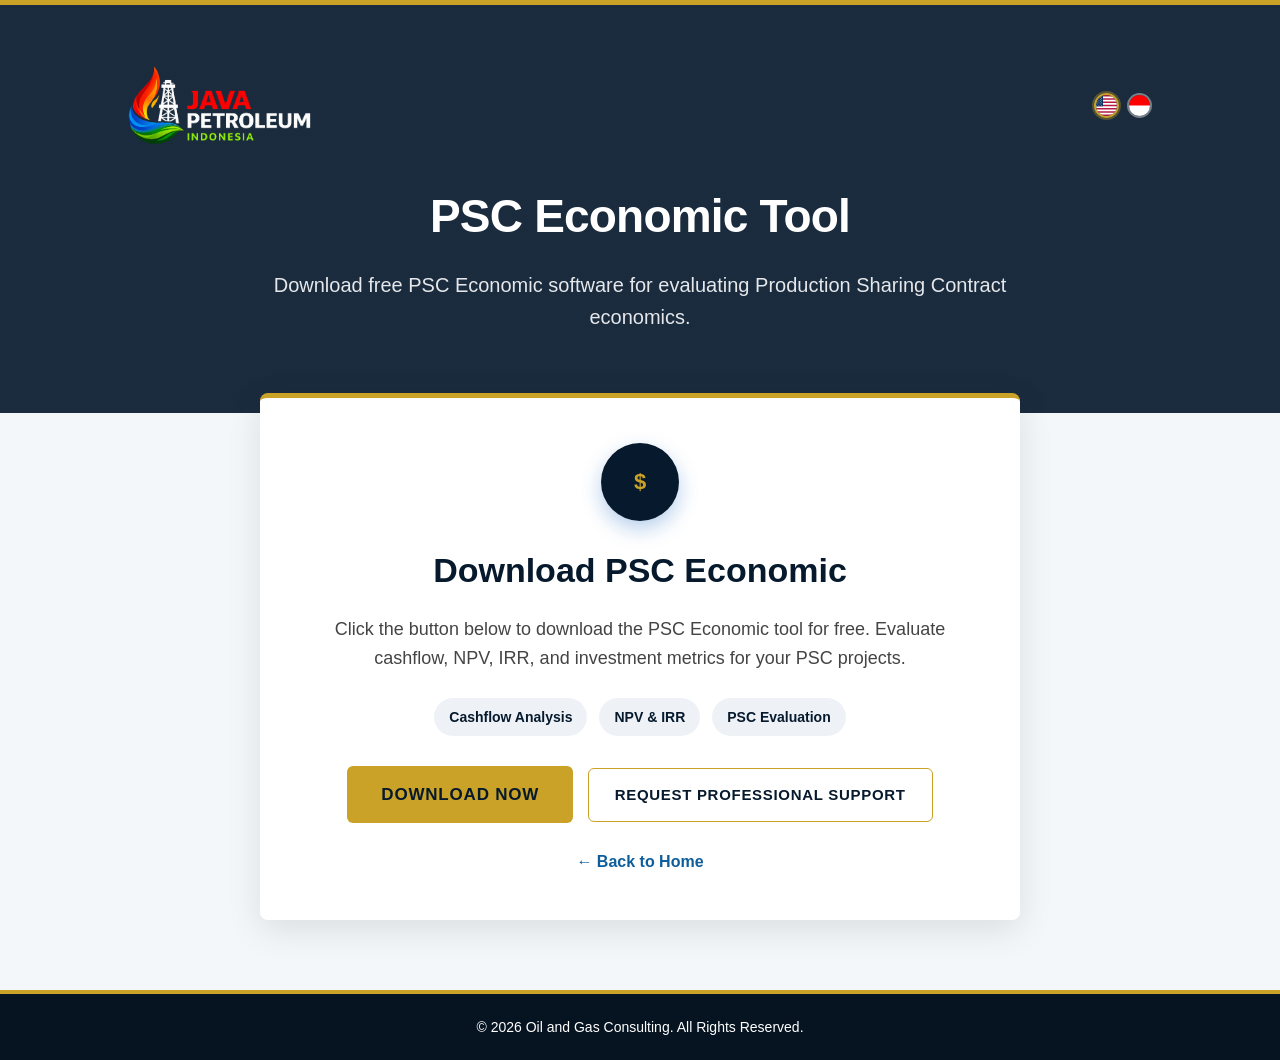
<file: psc-economic-download.html>
<!DOCTYPE html>
<html lang="en">

<head>
    <meta charset="UTF-8">

    <title>Download PSC Economic | Oil & Gas Tools</title>

    <link rel="icon" type="image/png" href="css/assets/logotest.png">

    <meta name="viewport" content="width=device-width, initial-scale=1.0">

    <meta name="description"
        content="Download PSC Economic tool for evaluating Production Sharing Contract economics. Free and ready to use.">

    <!-- CSS -->
    <link rel="stylesheet" href="css/download.css">
</head>

<body>

    <!-- HEADER -->
    <header class="download-header">

        <div class="top-actions">

            <a href="index.html" class="logo-area" aria-label="Back to Home">
                <img src="css/assets/logotest2.png" alt="Java Petroleum Indonesia Logo">
            </a>

            <div class="lang-switcher">
                <button class="lang-btn active" data-lang="en" type="button" aria-label="English">
                    <img src="css/assets/us_flag_logo.png" alt="English Flag">
                </button>

                <button class="lang-btn" data-lang="id" type="button" aria-label="Bahasa Indonesia">
                    <img src="css/assets/id_flag_logo.png" alt="Indonesia Flag">
                </button>
            </div>

        </div>

        <h1 data-i18n="psc_header_title">PSC Economic Tool</h1>

        <p data-i18n="psc_header_desc">
            Download free PSC Economic software for evaluating
            Production Sharing Contract economics.
        </p>

    </header>

    <!-- MAIN -->
    <main class="download-main">

        <section class="download-box">

            <div class="tool-icon">
                $
            </div>

            <h2 data-i18n="psc_box_title">Download PSC Economic</h2>

            <p data-i18n="psc_box_desc">
                Click the button below to download the PSC Economic tool for free.
                Evaluate cashflow, NPV, IRR, and investment metrics for your PSC projects.
            </p>

            <div class="features">
                <span data-i18n="psc_feature_1">Cashflow Analysis</span>
                <span data-i18n="psc_feature_2">NPV & IRR</span>
                <span data-i18n="psc_feature_3">PSC Evaluation</span>
            </div>

            <a class="download-button"
                href="https://url-download-disini.com"
                target="_blank"
                rel="noopener noreferrer"
                data-i18n="download_now">
                Download Now
            </a>

            <a class="support-button" href="checkout.html?plan=psc-software-support" data-i18n="professional_support">
                Request Professional Support
            </a>

            <a class="back-link" href="index.html" data-i18n="back_home">
                ← Back to Home
            </a>

        </section>

    </main>

    <!-- FOOTER -->
    <footer>
        <p>
            © <span id="currentYear">2026</span>
            <span data-i18n="footer_rights">Oil and Gas Consulting. All Rights Reserved.</span>
        </p>
    </footer>

    <!-- JS -->
    <script src="js/lang/en.js"></script>
    <script src="js/lang/id.js"></script>
    <script src="js/script.js"></script>

</body>

</html>
</file>
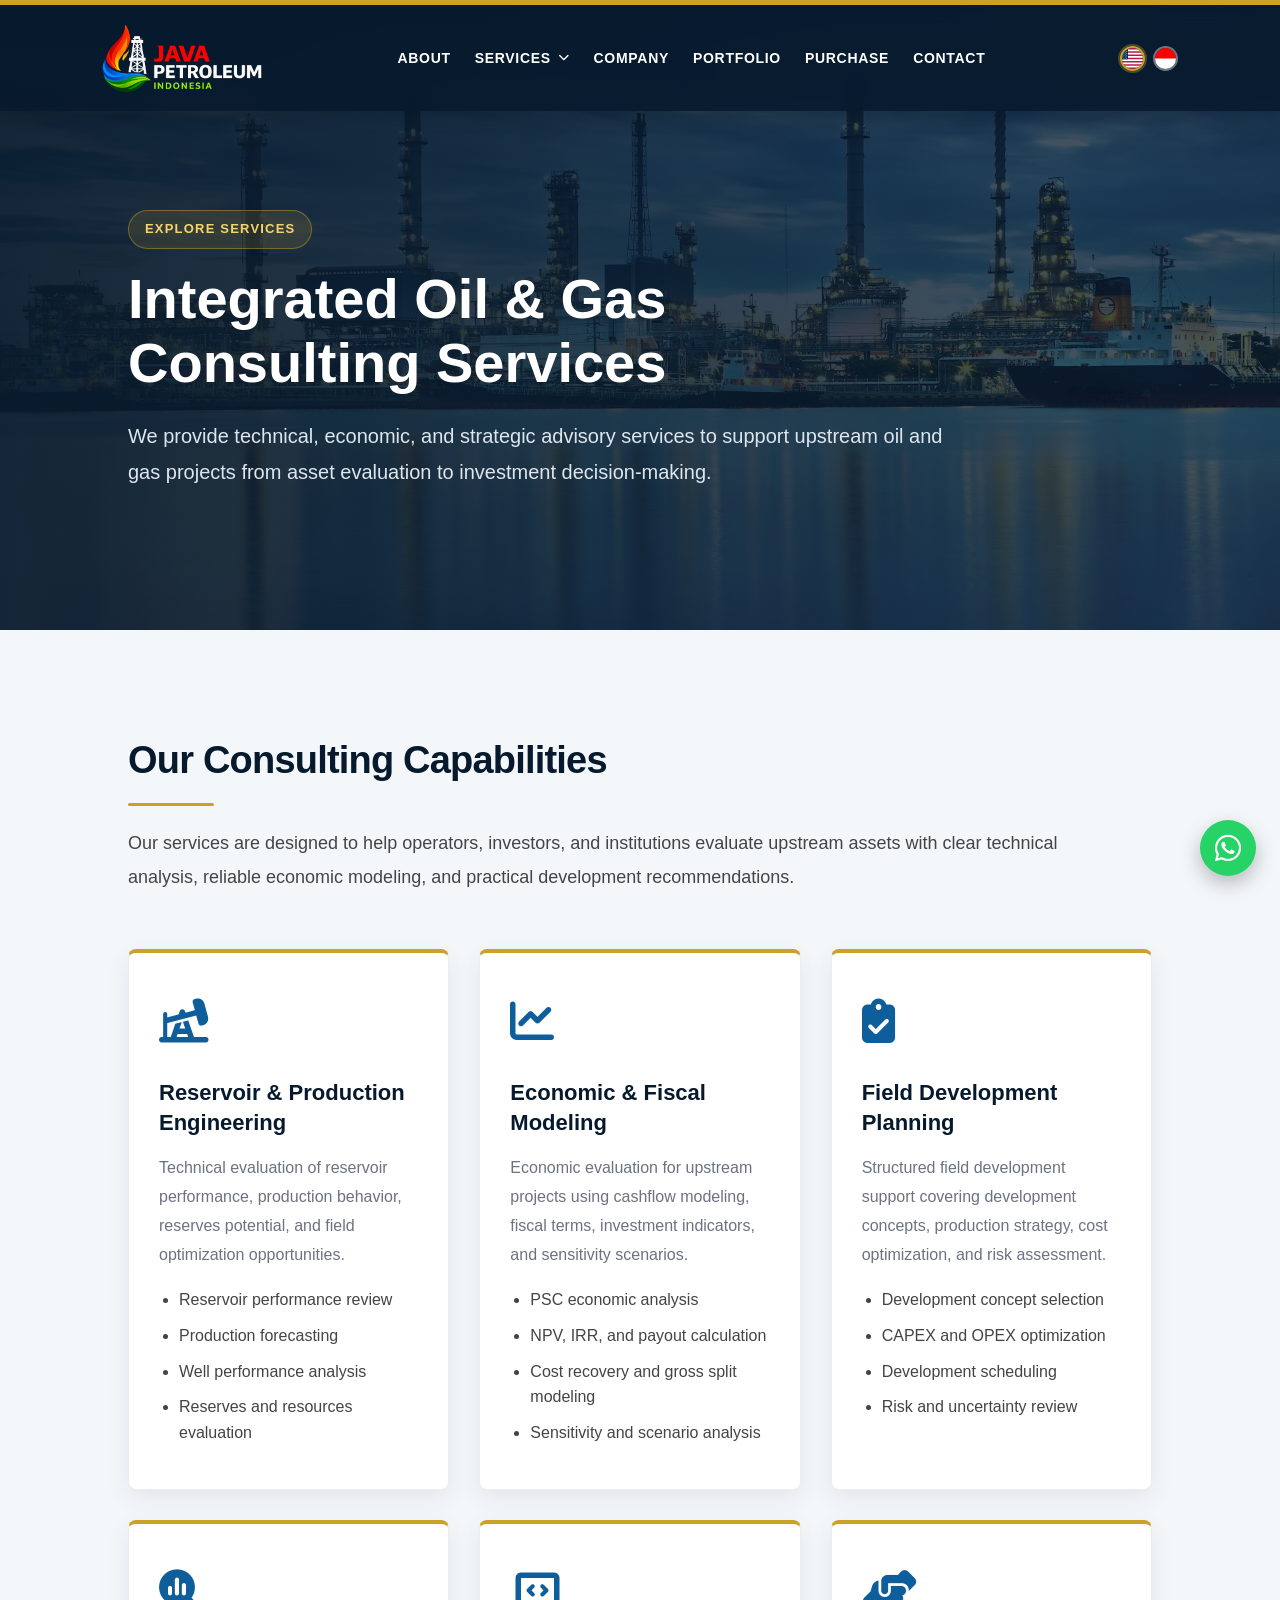
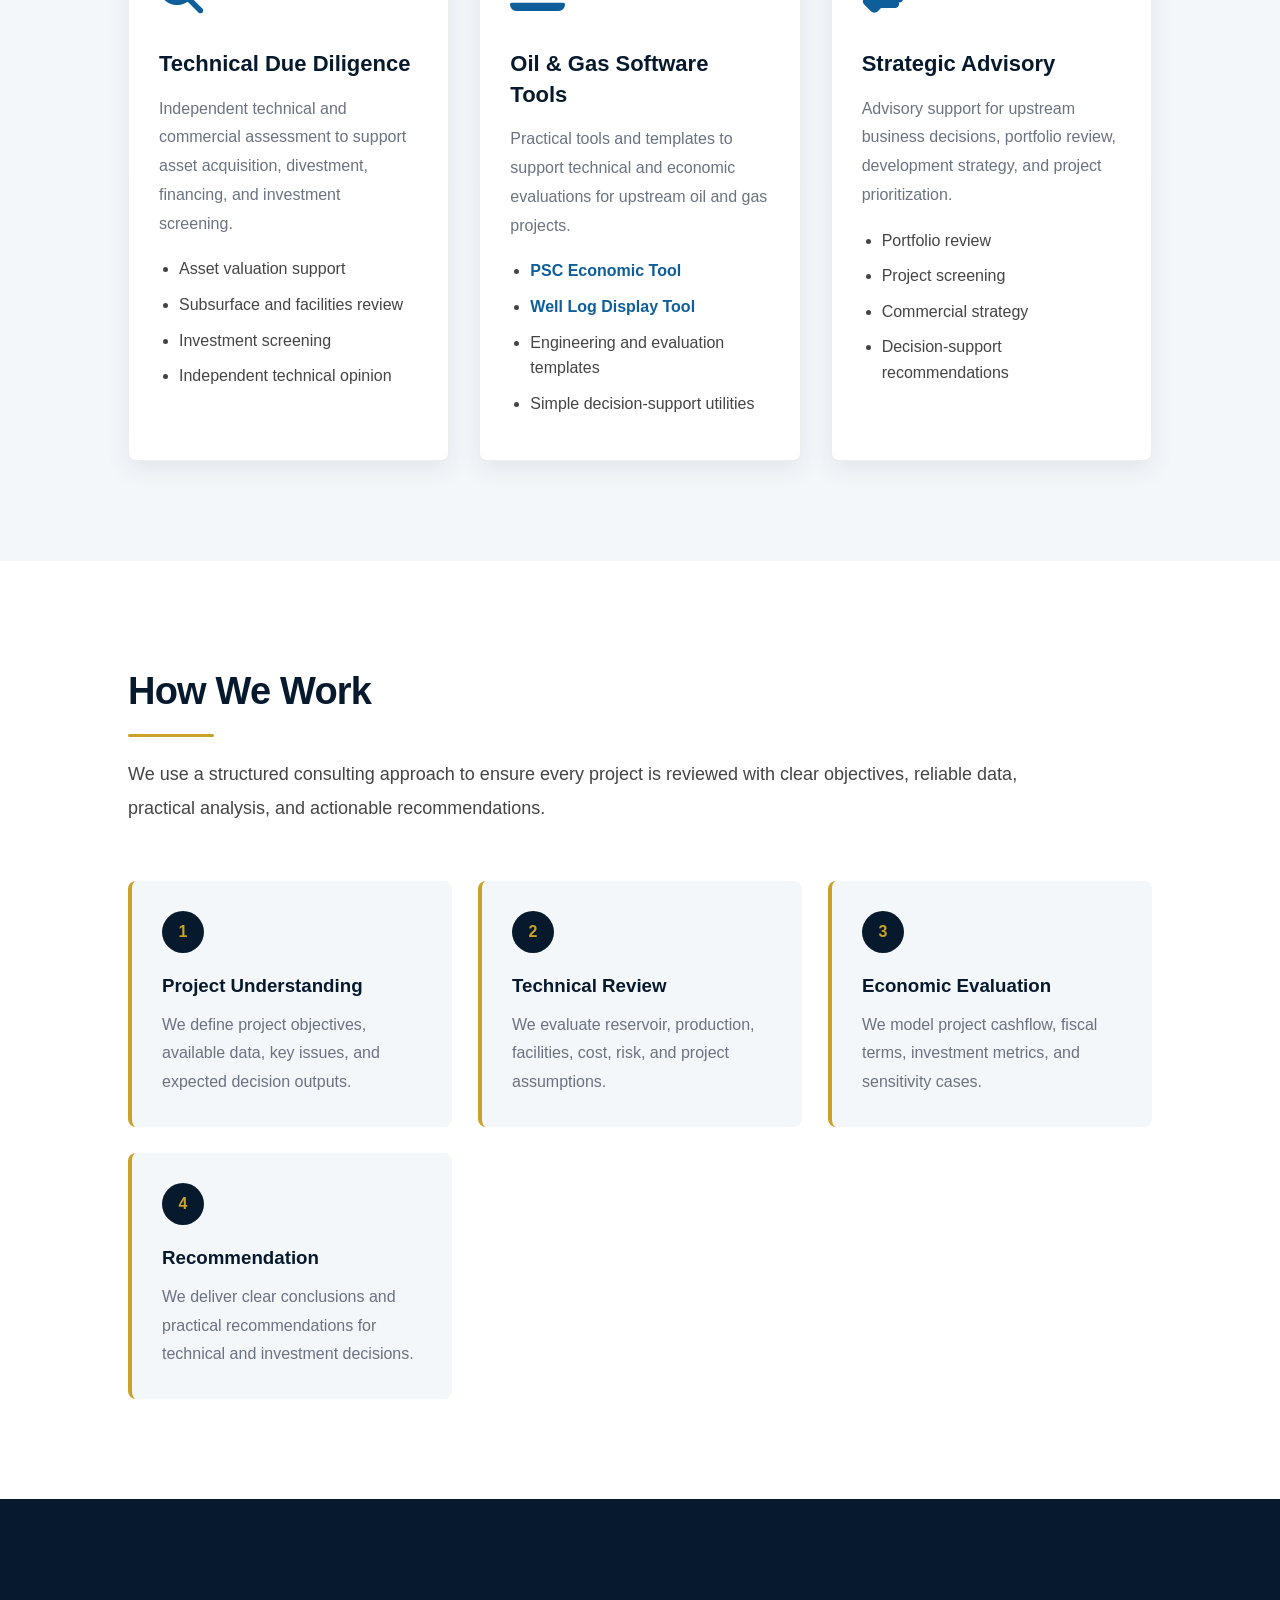
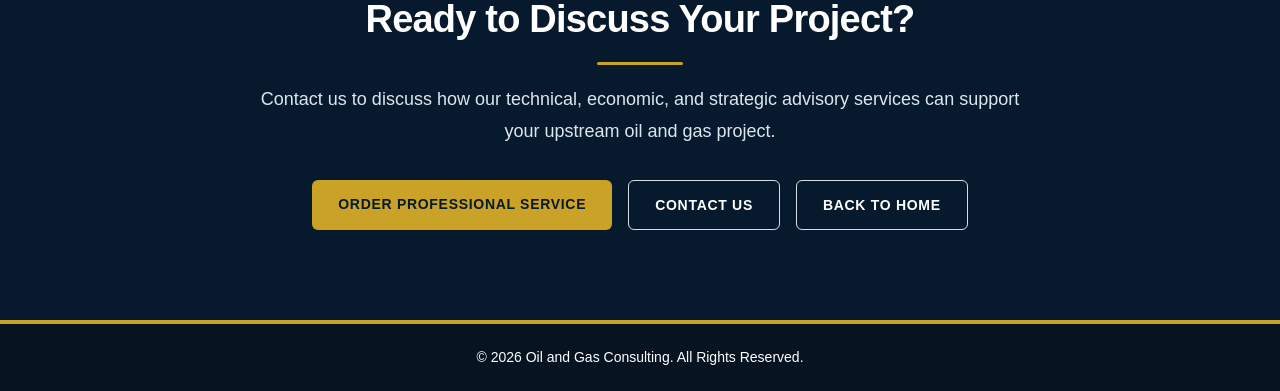
<file: services-detail.html>
<!DOCTYPE html>
<html lang="en">

<head>
    <meta charset="UTF-8">

    <title>Explore Services | Oil and Gas Consulting</title>

    <link rel="icon" type="image/png" href="css/assets/logotest.png">

    <meta name="viewport" content="width=device-width, initial-scale=1.0">

    <meta name="description"
        content="Explore professional oil and gas consulting services including reservoir engineering, economic modeling, field development planning, and technical due diligence.">

    <!-- FONT AWESOME -->
    <link rel="stylesheet"
        href="https://cdnjs.cloudflare.com/ajax/libs/font-awesome/6.5.1/css/all.min.css">

    <!-- CSS -->
    <link rel="stylesheet" href="css/style.css">
    <link rel="stylesheet" href="css/services-detail.css">
</head>

<body>

    <!-- NAVBAR -->
    <nav id="navbar">

        <div class="logo">
            <a href="index.html" aria-label="Back to Home">
                <img src="css/assets/logotest2.png" alt="Java Petroleum Indonesia Logo">
            </a>
        </div>

        <ul id="navMenu">
            <li><a href="index.html#about" data-i18n="nav_about">About</a></li>

            <li class="nav-dropdown">
                <a href="services-detail.html" class="dropdown-toggle">
                    <span data-i18n="nav_services">Services</span>
                    <i class="fa-solid fa-chevron-down"></i>
                </a>

                <ul class="dropdown-menu">
                    <li><a href="services-detail.html" data-i18n="dropdown_services_detail">Explore Services</a></li>
                    <li><a href="index.html#service-1" data-i18n="dropdown_service_1">Reservoir & Production</a></li>
                    <li><a href="index.html#service-2" data-i18n="dropdown_service_2">Economic & Fiscal</a></li>
                    <li><a href="index.html#service-3" data-i18n="dropdown_service_3">Field Development</a></li>
                </ul>
            </li>

            <li><a href="company-profile.html" data-i18n="nav_company">Company</a></li>
            <li><a href="portfolio.html" data-i18n="nav_portfolio">Portfolio</a></li>
            <li><a href="index.html#purchase" data-i18n="nav_purchase">Purchase</a></li>
            <li><a href="index.html#contact" data-i18n="nav_contact">Contact</a></li>
        </ul>

        <div class="nav-actions">
            <div class="lang-switcher">
                <button class="lang-btn active" data-lang="en" type="button" aria-label="English">
                    <img src="css/assets/us_flag_logo.png" alt="English Flag">
                </button>

                <button class="lang-btn" data-lang="id" type="button" aria-label="Bahasa Indonesia">
                    <img src="css/assets/id_flag_logo.png" alt="Indonesia Flag">
                </button>
            </div>

            <button class="menu-toggle" id="menuToggle" type="button" aria-label="Open navigation menu"
                aria-expanded="false">
                <i class="fa-solid fa-bars"></i>
            </button>
        </div>

    </nav>

    <!-- HERO -->
    <header class="services-detail-hero">

        <div class="services-detail-content">
            <span data-i18n="services_detail_label">Explore Services</span>

            <h1 data-i18n="services_detail_title">
                Integrated Oil & Gas Consulting Services
            </h1>

            <p data-i18n="services_detail_desc">
                We provide technical, economic, and strategic advisory services to support
                upstream oil and gas projects from asset evaluation to investment decision-making.
            </p>
        </div>

    </header>

    <main>

        <!-- SERVICES DETAIL -->
        <section class="detail-section">

            <div class="detail-intro">
                <h2 data-i18n="services_capabilities_title">Our Consulting Capabilities</h2>

                <p data-i18n="services_capabilities_desc">
                    Our services are designed to help operators, investors, and institutions
                    evaluate upstream assets with clear technical analysis, reliable economic
                    modeling, and practical development recommendations.
                </p>
            </div>

            <div class="service-detail-grid">

                <div class="service-detail-card">
                    <div class="detail-icon">
                        <i class="fa-solid fa-oil-well"></i>
                    </div>

                    <h3 data-i18n="detail_service_1_title">Reservoir & Production Engineering</h3>

                    <p data-i18n="detail_service_1_desc">
                        Technical evaluation of reservoir performance, production behavior,
                        reserves potential, and field optimization opportunities.
                    </p>

                    <ul>
                        <li data-i18n="detail_service_1_item_1">Reservoir performance review</li>
                        <li data-i18n="detail_service_1_item_2">Production forecasting</li>
                        <li data-i18n="detail_service_1_item_3">Well performance analysis</li>
                        <li data-i18n="detail_service_1_item_4">Reserves and resources evaluation</li>
                    </ul>
                </div>

                <div class="service-detail-card">
                    <div class="detail-icon">
                        <i class="fa-solid fa-chart-line"></i>
                    </div>

                    <h3 data-i18n="detail_service_2_title">Economic & Fiscal Modeling</h3>

                    <p data-i18n="detail_service_2_desc">
                        Economic evaluation for upstream projects using cashflow modeling,
                        fiscal terms, investment indicators, and sensitivity scenarios.
                    </p>

                    <ul>
                        <li data-i18n="detail_service_2_item_1">PSC economic analysis</li>
                        <li data-i18n="detail_service_2_item_2">NPV, IRR, and payout calculation</li>
                        <li data-i18n="detail_service_2_item_3">Cost recovery and gross split modeling</li>
                        <li data-i18n="detail_service_2_item_4">Sensitivity and scenario analysis</li>
                    </ul>
                </div>

                <div class="service-detail-card">
                    <div class="detail-icon">
                        <i class="fa-solid fa-clipboard-check"></i>
                    </div>

                    <h3 data-i18n="detail_service_3_title">Field Development Planning</h3>

                    <p data-i18n="detail_service_3_desc">
                        Structured field development support covering development concepts,
                        production strategy, cost optimization, and risk assessment.
                    </p>

                    <ul>
                        <li data-i18n="detail_service_3_item_1">Development concept selection</li>
                        <li data-i18n="detail_service_3_item_2">CAPEX and OPEX optimization</li>
                        <li data-i18n="detail_service_3_item_3">Development scheduling</li>
                        <li data-i18n="detail_service_3_item_4">Risk and uncertainty review</li>
                    </ul>
                </div>

                <div class="service-detail-card">
                    <div class="detail-icon">
                        <i class="fa-solid fa-magnifying-glass-chart"></i>
                    </div>

                    <h3 data-i18n="detail_service_4_title">Technical Due Diligence</h3>

                    <p data-i18n="detail_service_4_desc">
                        Independent technical and commercial assessment to support asset
                        acquisition, divestment, financing, and investment screening.
                    </p>

                    <ul>
                        <li data-i18n="detail_service_4_item_1">Asset valuation support</li>
                        <li data-i18n="detail_service_4_item_2">Subsurface and facilities review</li>
                        <li data-i18n="detail_service_4_item_3">Investment screening</li>
                        <li data-i18n="detail_service_4_item_4">Independent technical opinion</li>
                    </ul>
                </div>

                <div class="service-detail-card">
                    <div class="detail-icon">
                        <i class="fa-solid fa-laptop-code"></i>
                    </div>

                    <h3 data-i18n="detail_service_5_title">Oil & Gas Software Tools</h3>

                    <p data-i18n="detail_service_5_desc">
                        Practical tools and templates to support technical and economic
                        evaluations for upstream oil and gas projects.
                    </p>

                    <ul>
                        <li><a href="psc-economic-download.html" data-i18n="detail_service_5_item_1">PSC Economic Tool</a></li>
                        <li><a href="well-log-display-download.html" data-i18n="detail_service_5_item_2">Well Log Display Tool</a></li>
                        <li data-i18n="detail_service_5_item_3">Engineering and evaluation templates</li>
                        <li data-i18n="detail_service_5_item_4">Simple decision-support utilities</li>
                    </ul>
                </div>

                <div class="service-detail-card">
                    <div class="detail-icon">
                        <i class="fa-solid fa-handshake-angle"></i>
                    </div>

                    <h3 data-i18n="detail_service_6_title">Strategic Advisory</h3>

                    <p data-i18n="detail_service_6_desc">
                        Advisory support for upstream business decisions, portfolio review,
                        development strategy, and project prioritization.
                    </p>

                    <ul>
                        <li data-i18n="detail_service_6_item_1">Portfolio review</li>
                        <li data-i18n="detail_service_6_item_2">Project screening</li>
                        <li data-i18n="detail_service_6_item_3">Commercial strategy</li>
                        <li data-i18n="detail_service_6_item_4">Decision-support recommendations</li>
                    </ul>
                </div>

            </div>

        </section>

        <!-- WORKFLOW -->
        <section class="workflow-section">

            <div class="detail-intro">
                <h2 data-i18n="workflow_title">How We Work</h2>

                <p data-i18n="workflow_desc">
                    We use a structured consulting approach to ensure every project is reviewed
                    with clear objectives, reliable data, practical analysis, and actionable recommendations.
                </p>
            </div>

            <div class="workflow-grid">

                <div class="workflow-item">
                    <div class="workflow-number">1</div>

                    <h3 data-i18n="workflow_1_title">Project Understanding</h3>

                    <p data-i18n="workflow_1_desc">
                        We define project objectives, available data, key issues,
                        and expected decision outputs.
                    </p>
                </div>

                <div class="workflow-item">
                    <div class="workflow-number">2</div>

                    <h3 data-i18n="workflow_2_title">Technical Review</h3>

                    <p data-i18n="workflow_2_desc">
                        We evaluate reservoir, production, facilities, cost,
                        risk, and project assumptions.
                    </p>
                </div>

                <div class="workflow-item">
                    <div class="workflow-number">3</div>

                    <h3 data-i18n="workflow_3_title">Economic Evaluation</h3>

                    <p data-i18n="workflow_3_desc">
                        We model project cashflow, fiscal terms, investment metrics,
                        and sensitivity cases.
                    </p>
                </div>

                <div class="workflow-item">
                    <div class="workflow-number">4</div>

                    <h3 data-i18n="workflow_4_title">Recommendation</h3>

                    <p data-i18n="workflow_4_desc">
                        We deliver clear conclusions and practical recommendations
                        for technical and investment decisions.
                    </p>
                </div>

            </div>

        </section>

        <!-- CTA -->
        <section class="services-cta">

            <h2 data-i18n="services_cta_title">Ready to Discuss Your Project?</h2>

            <p data-i18n="services_cta_desc">
                Contact us to discuss how our technical, economic, and strategic advisory
                services can support your upstream oil and gas project.
            </p>

            <div class="cta-buttons">
                <a href="checkout.html?plan=integrated" class="btn btn-primary order-btn" data-plan="Integrated Advisory" data-i18n="services_cta_order">
                    Order Professional Service
                </a>

                <a href="index.html#contact" class="btn btn-outline" data-i18n="services_cta_contact">
                    Contact Us
                </a>

                <a href="index.html" class="btn btn-outline" data-i18n="services_cta_home">
                    Back to Home
                </a>
            </div>

        </section>

    </main>

    <!-- FLOATING WHATSAPP -->
    <a href="https://wa.me/6285714393515?text=Hello%2C%20I%20would%20like%20to%20discuss%20an%20oil%20and%20gas%20consulting%20project." class="whatsapp-float" target="_blank" aria-label="Chat on WhatsApp">
        <i class="fa-brands fa-whatsapp"></i>
    </a>

    <!-- FOOTER -->
    <footer>
        <p>
            © <span id="currentYear">2026</span>
            <span data-i18n="footer_rights">Oil and Gas Consulting. All Rights Reserved.</span>
        </p>
    </footer>

    <!-- JS -->
    <script src="js/lang/en.js"></script>
    <script src="js/lang/id.js"></script>
    <script src="js/script.js"></script>

</body>

</html>
</file>
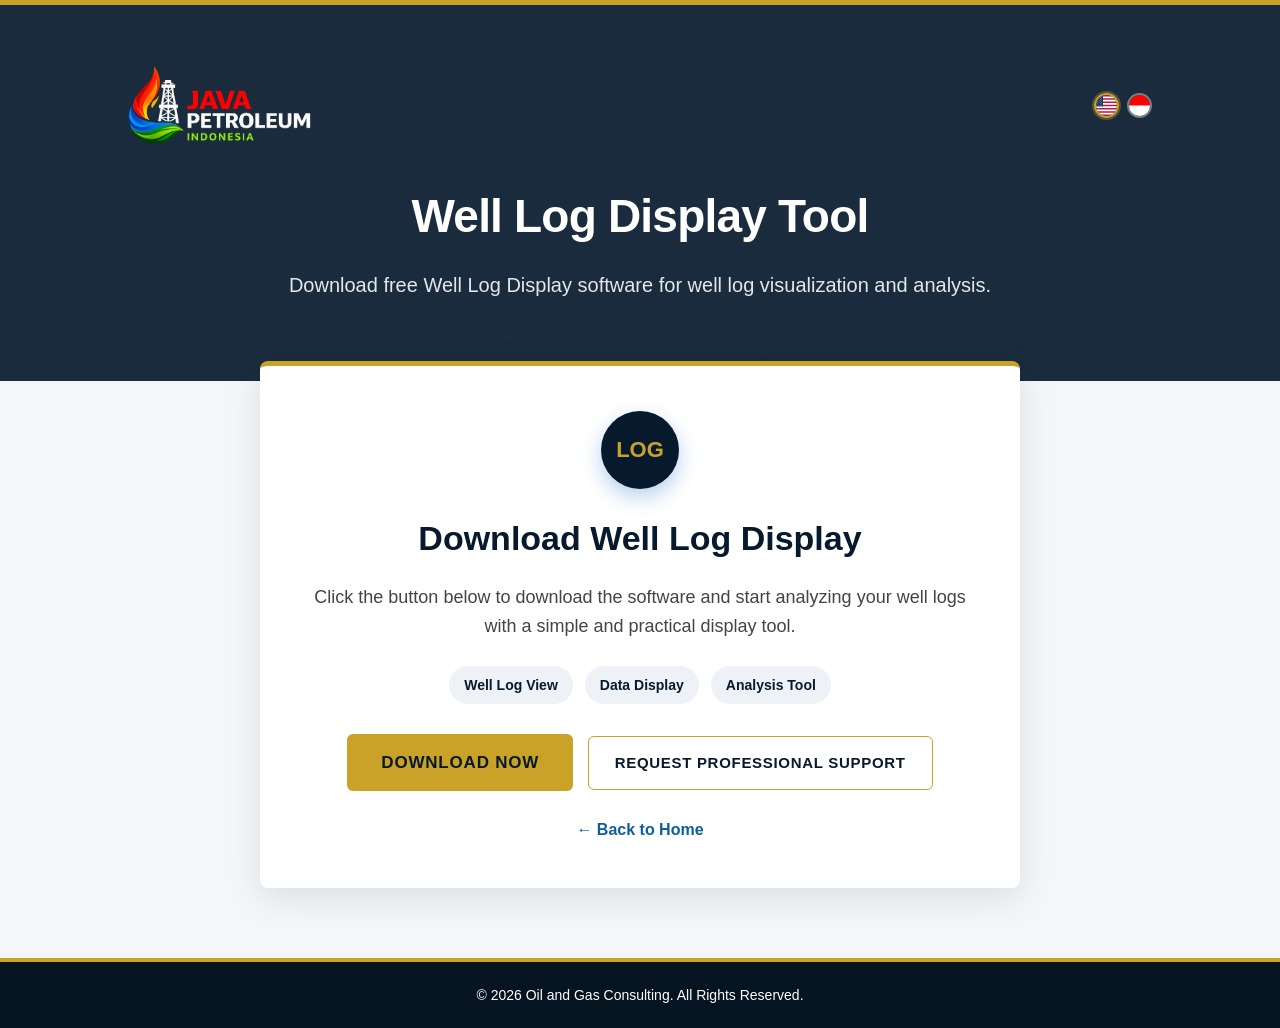
<file: well-log-display-download.html>
<!DOCTYPE html>
<html lang="en">

<head>
    <meta charset="UTF-8">

    <title>Download Well Log Display | Oil & Gas Tools</title>

    <link rel="icon" type="image/png" href="css/assets/logotest.png">

    <meta name="viewport" content="width=device-width, initial-scale=1.0">

    <meta name="description"
        content="Download Well Log Display tool for oil & gas well log visualization and analysis.">

    <!-- CSS -->
    <link rel="stylesheet" href="css/download.css">
</head>

<body>

    <!-- HEADER -->
    <header class="download-header">

        <div class="top-actions">

            <a href="index.html" class="logo-area" aria-label="Back to Home">
                <img src="css/assets/logotest2.png" alt="Java Petroleum Indonesia Logo">
            </a>

            <div class="lang-switcher">
                <button class="lang-btn active" data-lang="en" type="button" aria-label="English">
                    <img src="css/assets/us_flag_logo.png" alt="English Flag">
                </button>

                <button class="lang-btn" data-lang="id" type="button" aria-label="Bahasa Indonesia">
                    <img src="css/assets/id_flag_logo.png" alt="Indonesia Flag">
                </button>
            </div>

        </div>

        <h1 data-i18n="welllog_header_title">Well Log Display Tool</h1>

        <p data-i18n="welllog_header_desc">
            Download free Well Log Display software for well log visualization
            and analysis.
        </p>

    </header>

    <!-- MAIN -->
    <main class="download-main">

        <section class="download-box">

            <div class="tool-icon">
                LOG
            </div>

            <h2 data-i18n="welllog_box_title">Download Well Log Display</h2>

            <p data-i18n="welllog_box_desc">
                Click the button below to download the software and start analyzing
                your well logs with a simple and practical display tool.
            </p>

            <div class="features">
                <span data-i18n="welllog_feature_1">Well Log View</span>
                <span data-i18n="welllog_feature_2">Data Display</span>
                <span data-i18n="welllog_feature_3">Analysis Tool</span>
            </div>

            <a class="download-button"
                href="https://url-download-disini.com"
                target="_blank"
                rel="noopener noreferrer"
                data-i18n="download_now">
                Download Now
            </a>

            <a class="support-button" href="checkout.html?plan=well-log-support" data-i18n="professional_support">
                Request Professional Support
            </a>

            <a class="back-link" href="index.html" data-i18n="back_home">
                ← Back to Home
            </a>

        </section>

    </main>

    <!-- FOOTER -->
    <footer>
        <p>
            © <span id="currentYear">2026</span>
            <span data-i18n="footer_rights">Oil and Gas Consulting. All Rights Reserved.</span>
        </p>
    </footer>

    <!-- JS -->
    <script src="js/lang/en.js"></script>
    <script src="js/lang/id.js"></script>
    <script src="js/script.js"></script>

</body>

</html>
</file>
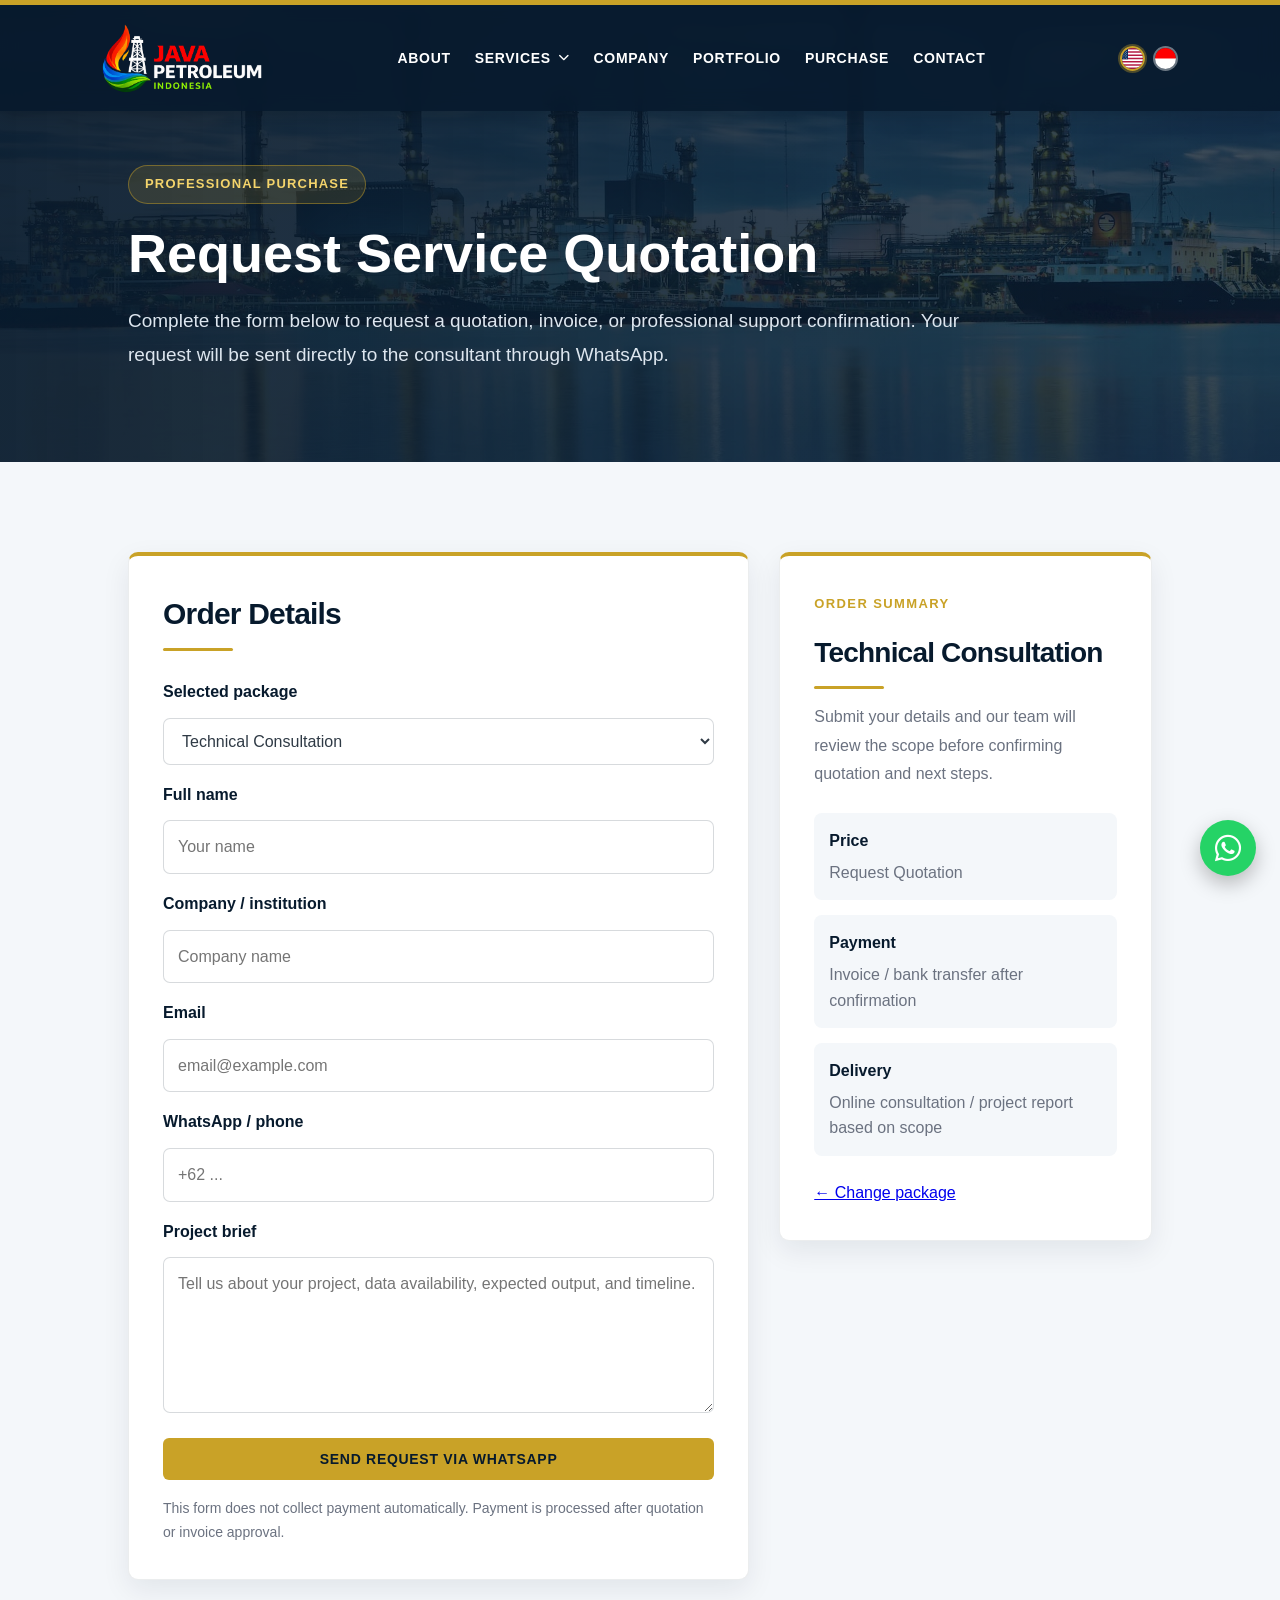
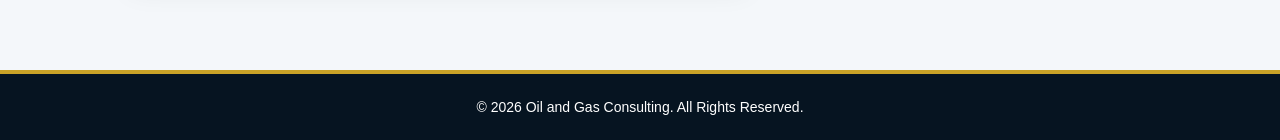
<file: oil-gas-company-profile-portfolio-update/checkout.html>
<!DOCTYPE html>
<html lang="en">

<head>
    <meta charset="UTF-8">

    <title>Professional Purchase | Oil and Gas Consulting</title>

    <link rel="icon" type="image/png" href="css/assets/logotest.png">

    <meta name="viewport" content="width=device-width, initial-scale=1.0">

    <meta name="description"
        content="Request professional oil and gas consulting services, software support, quotation, or invoice confirmation.">

    <!-- FONT AWESOME -->
    <link rel="stylesheet"
        href="https://cdnjs.cloudflare.com/ajax/libs/font-awesome/6.5.1/css/all.min.css">

    <!-- CSS -->
    <link rel="stylesheet" href="css/style.css">
</head>

<body class="checkout-page">

    <!-- NAVBAR -->
    <nav id="navbar">

        <div class="logo">
            <a href="index.html" aria-label="Back to Home">
                <img src="css/assets/logotest2.png" alt="Java Petroleum Indonesia Logo">
            </a>
        </div>

        <ul id="navMenu">
            <li><a href="index.html#about" data-i18n="nav_about">About</a></li>

            <li class="nav-dropdown">
                <a href="services-detail.html" class="dropdown-toggle">
                    <span data-i18n="nav_services">Services</span>
                    <i class="fa-solid fa-chevron-down"></i>
                </a>

                <ul class="dropdown-menu">
                    <li><a href="services-detail.html" data-i18n="dropdown_services_detail">Explore Services</a></li>
                    <li><a href="index.html#service-1" data-i18n="dropdown_service_1">Reservoir & Production</a></li>
                    <li><a href="index.html#service-2" data-i18n="dropdown_service_2">Economic & Fiscal</a></li>
                    <li><a href="index.html#service-3" data-i18n="dropdown_service_3">Field Development</a></li>
                </ul>
            </li>

            <li><a href="company-profile.html" data-i18n="nav_company">Company</a></li>
            <li><a href="portfolio.html" data-i18n="nav_portfolio">Portfolio</a></li>
            <li><a href="index.html#purchase" data-i18n="nav_purchase">Purchase</a></li>
            <li><a href="index.html#contact" data-i18n="nav_contact">Contact</a></li>
        </ul>

        <div class="nav-actions">
            <div class="lang-switcher">
                <button class="lang-btn active" data-lang="en" type="button" aria-label="English">
                    <img src="css/assets/us_flag_logo.png" alt="English Flag">
                </button>

                <button class="lang-btn" data-lang="id" type="button" aria-label="Bahasa Indonesia">
                    <img src="css/assets/id_flag_logo.png" alt="Indonesia Flag">
                </button>
            </div>

            <button class="menu-toggle" id="menuToggle" type="button" aria-label="Open navigation menu"
                aria-expanded="false">
                <i class="fa-solid fa-bars"></i>
            </button>
        </div>

    </nav>

    <!-- CHECKOUT HERO -->
    <header class="checkout-hero">
        <div class="checkout-hero-content">
            <span class="hero-label" data-i18n="checkout_label">Professional Purchase</span>

            <h1 data-i18n="checkout_title">Request Service Quotation</h1>

            <p data-i18n="checkout_desc">
                Complete the form below to request a quotation, invoice, or professional support confirmation.
                Your request will be sent directly to the consultant through WhatsApp.
            </p>
        </div>
    </header>

    <main>

        <section class="checkout-section">

            <div class="checkout-layout">

                <div class="checkout-card form-card">
                    <h2 data-i18n="checkout_form_title">Order Details</h2>

                    <form id="checkoutForm" class="checkout-form">

                        <label for="checkoutPlan" data-i18n="checkout_plan_label">Selected package</label>
                        <select id="checkoutPlan" name="plan" required>
                            <option value="consultation" data-i18n="checkout_option_consultation">Technical Consultation</option>
                            <option value="economic" data-i18n="checkout_option_economic">Economic Evaluation</option>
                            <option value="integrated" data-i18n="checkout_option_integrated">Integrated Advisory</option>
                            <option value="psc-software-support" data-i18n="checkout_option_psc">PSC Economic Software Support</option>
                            <option value="well-log-support" data-i18n="checkout_option_welllog">Well Log Display Software Support</option>
                        </select>

                        <label for="clientName" data-i18n="checkout_name_label">Full name</label>
                        <input type="text" id="clientName" name="clientName" placeholder="Your name" data-i18n-placeholder="checkout_name_placeholder" required>

                        <label for="companyName" data-i18n="checkout_company_label">Company / institution</label>
                        <input type="text" id="companyName" name="companyName" placeholder="Company name" data-i18n-placeholder="checkout_company_placeholder">

                        <label for="clientEmail" data-i18n="checkout_email_label">Email</label>
                        <input type="email" id="clientEmail" name="clientEmail" placeholder="email@example.com" required>

                        <label for="clientPhone" data-i18n="checkout_phone_label">WhatsApp / phone</label>
                        <input type="tel" id="clientPhone" name="clientPhone" placeholder="+62 ..." required>

                        <label for="projectBrief" data-i18n="checkout_brief_label">Project brief</label>
                        <textarea id="projectBrief" name="projectBrief" rows="5" placeholder="Tell us about your project, data availability, expected output, and timeline." data-i18n-placeholder="checkout_brief_placeholder" required></textarea>

                        <button type="submit" class="btn btn-primary checkout-submit" data-i18n="checkout_submit">
                            Send Request via WhatsApp
                        </button>

                        <p class="form-note" data-i18n="checkout_form_note">
                            This form does not collect payment automatically. Payment is processed after quotation or invoice approval.
                        </p>

                    </form>
                </div>

                <aside class="checkout-card summary-card">
                    <span class="section-label" data-i18n="checkout_summary_label">Order Summary</span>

                    <h2 id="checkoutSummaryTitle">Technical Consultation</h2>

                    <p id="checkoutSummaryDesc" data-i18n="checkout_summary_desc">
                        Submit your details and our team will review the scope before confirming quotation and next steps.
                    </p>

                    <div class="summary-list">
                        <div>
                            <strong data-i18n="checkout_summary_price_label">Price</strong>
                            <span id="checkoutPrice" data-i18n="package_price_quote">Request Quotation</span>
                        </div>

                        <div>
                            <strong data-i18n="checkout_summary_payment_label">Payment</strong>
                            <span data-i18n="checkout_summary_payment">Invoice / bank transfer after confirmation</span>
                        </div>

                        <div>
                            <strong data-i18n="checkout_summary_delivery_label">Delivery</strong>
                            <span data-i18n="checkout_summary_delivery">Online consultation / project report based on scope</span>
                        </div>
                    </div>

                    <a href="index.html#purchase" class="back-link" data-i18n="checkout_change_package">
                        ← Change package
                    </a>
                </aside>

            </div>

        </section>

    </main>

    <!-- FLOATING WHATSAPP -->
    <a href="https://wa.me/6285714393515?text=Hello%2C%20I%20would%20like%20to%20discuss%20an%20oil%20and%20gas%20consulting%20project."
        class="whatsapp-float" target="_blank" aria-label="Chat on WhatsApp">
        <i class="fa-brands fa-whatsapp"></i>
    </a>

    <!-- FOOTER -->
    <footer>
        <p>
            © <span id="currentYear">2026</span>
            <span data-i18n="footer_rights">Oil and Gas Consulting. All Rights Reserved.</span>
        </p>
    </footer>

    <!-- JS -->
    <script src="js/script.js"></script>

</body>

</html>
</file>
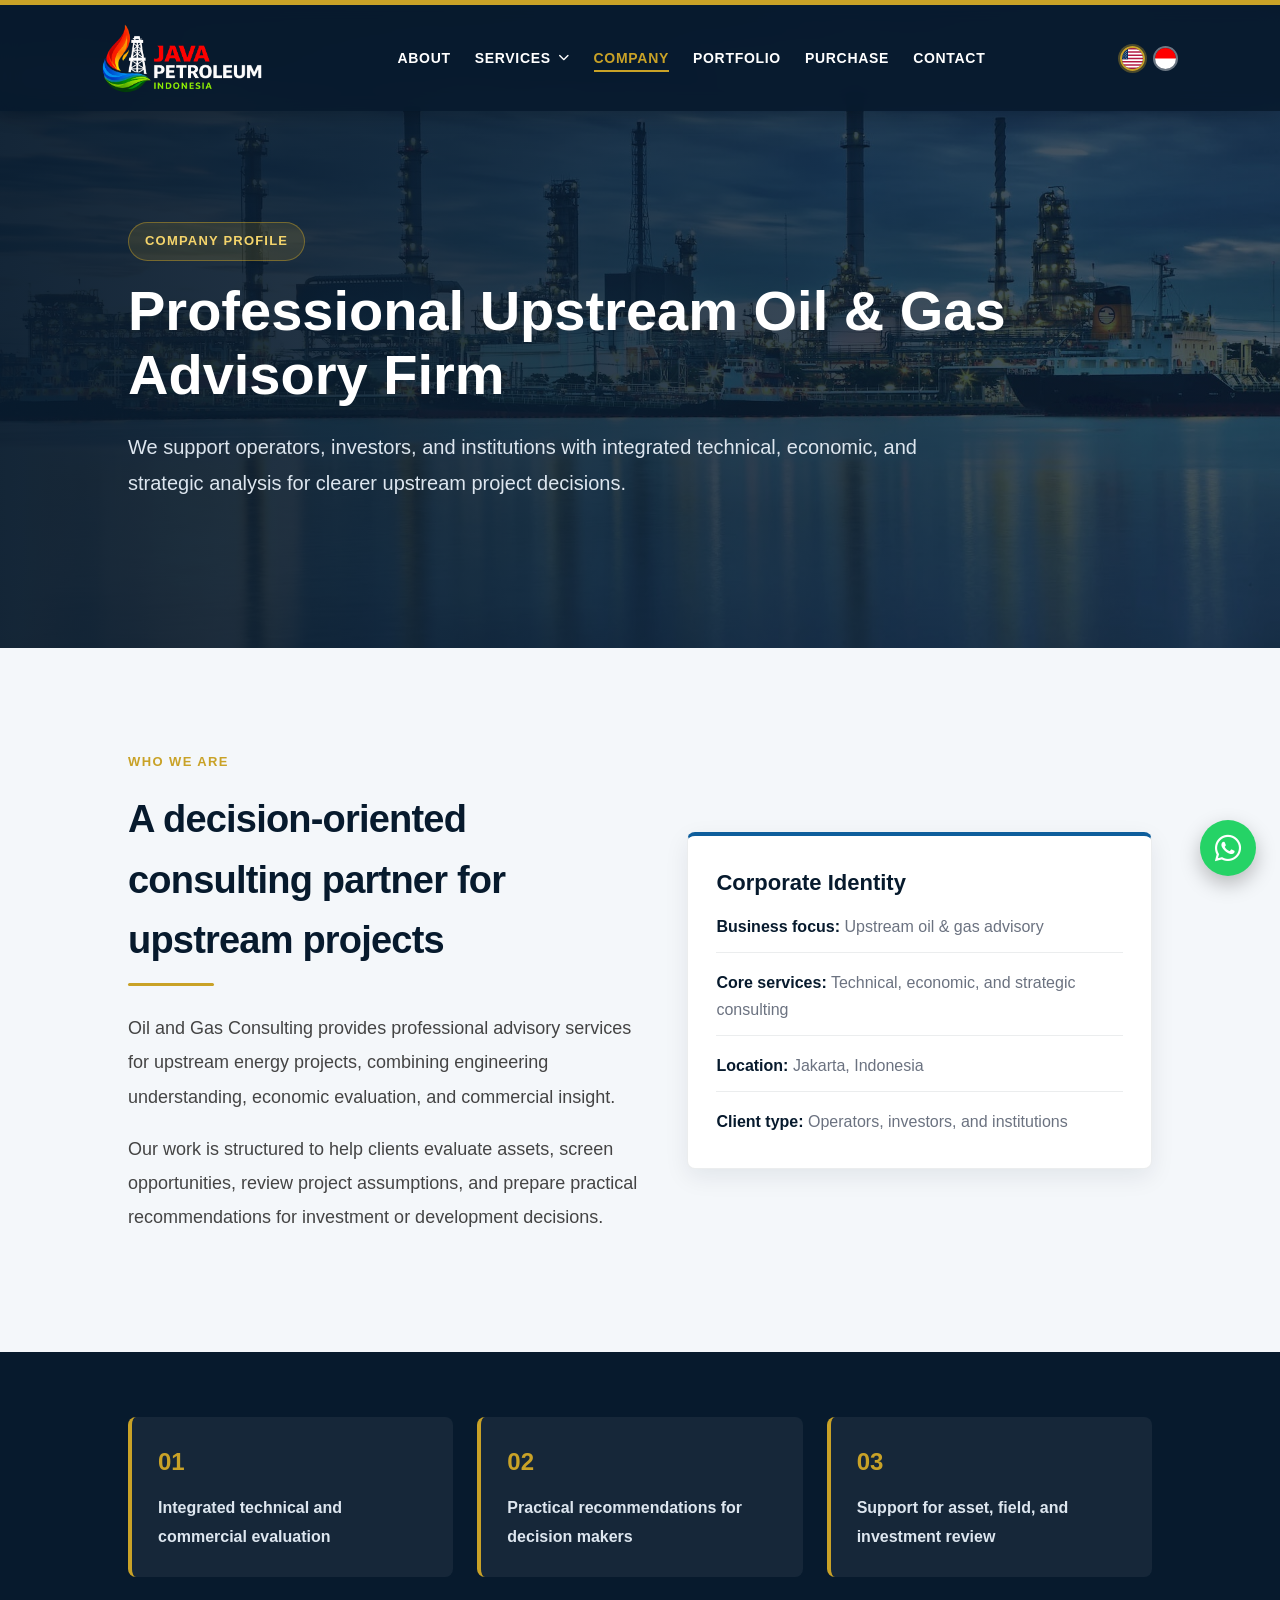
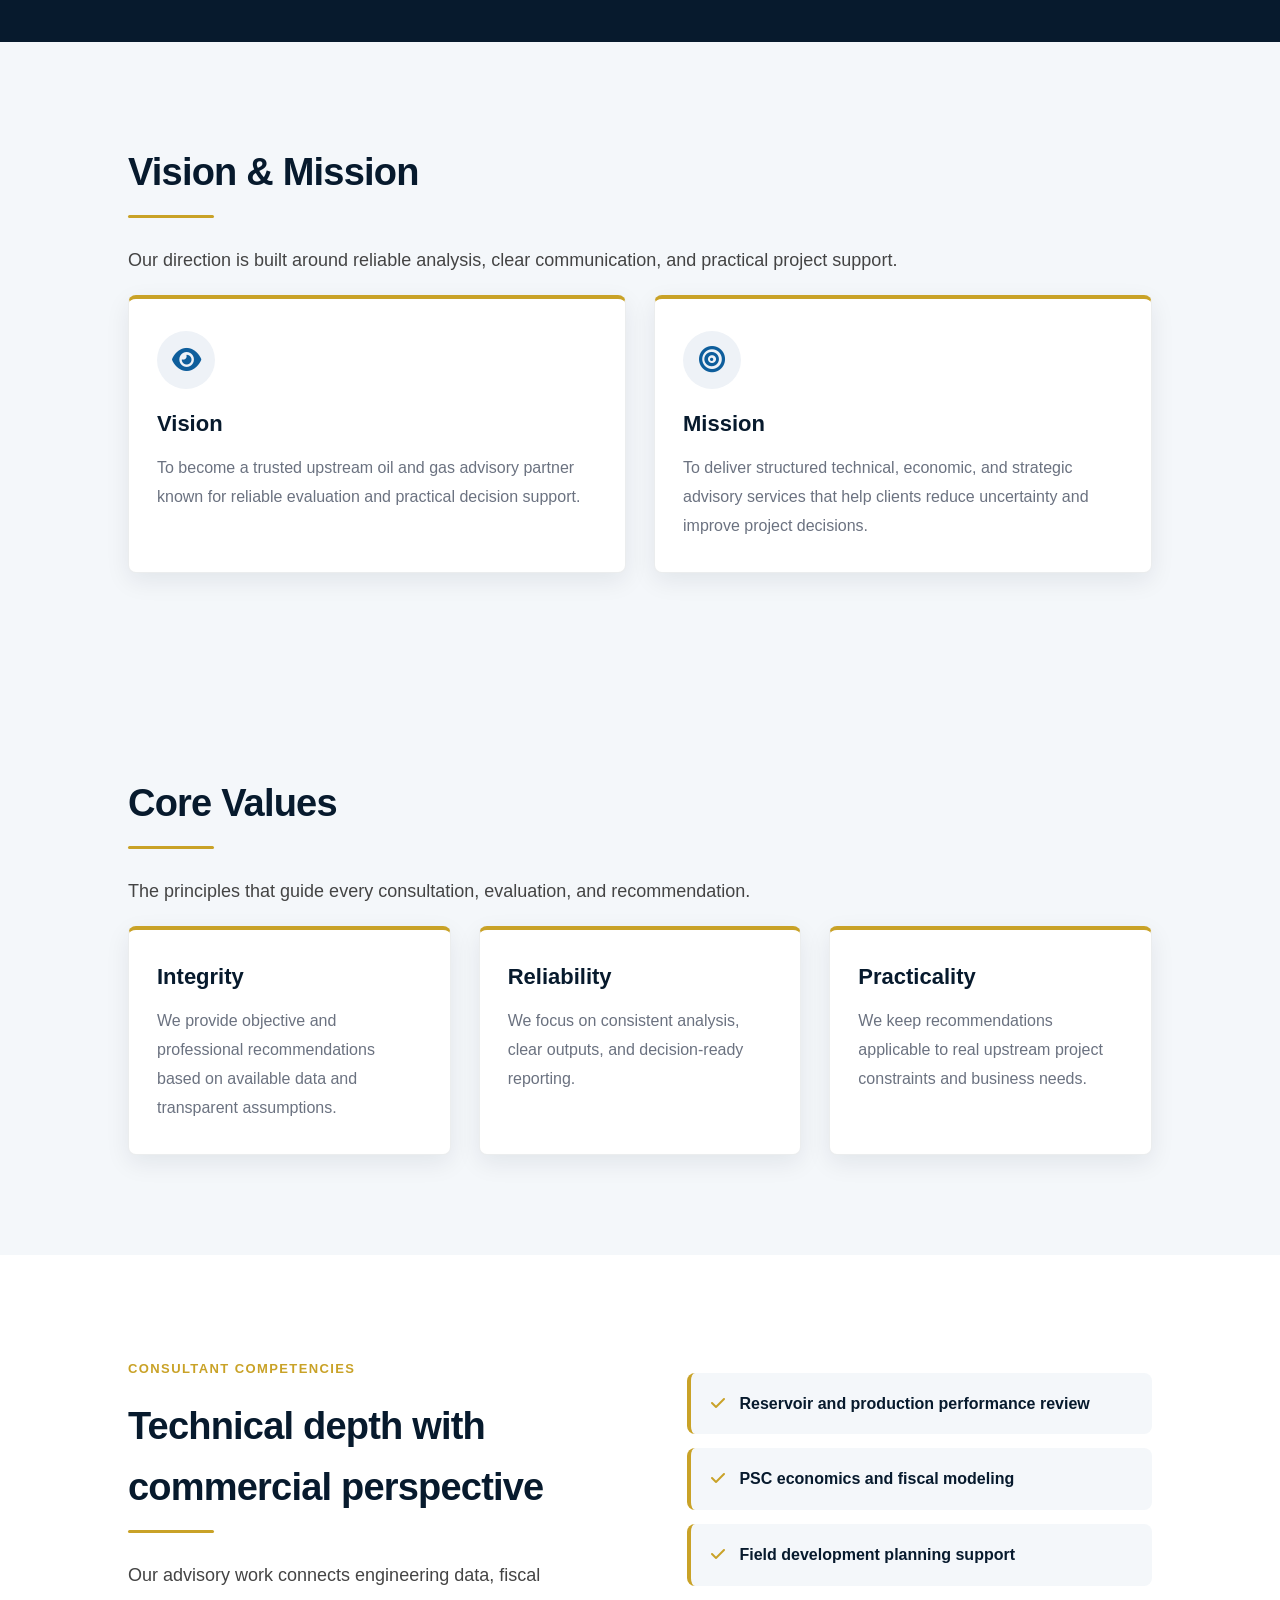
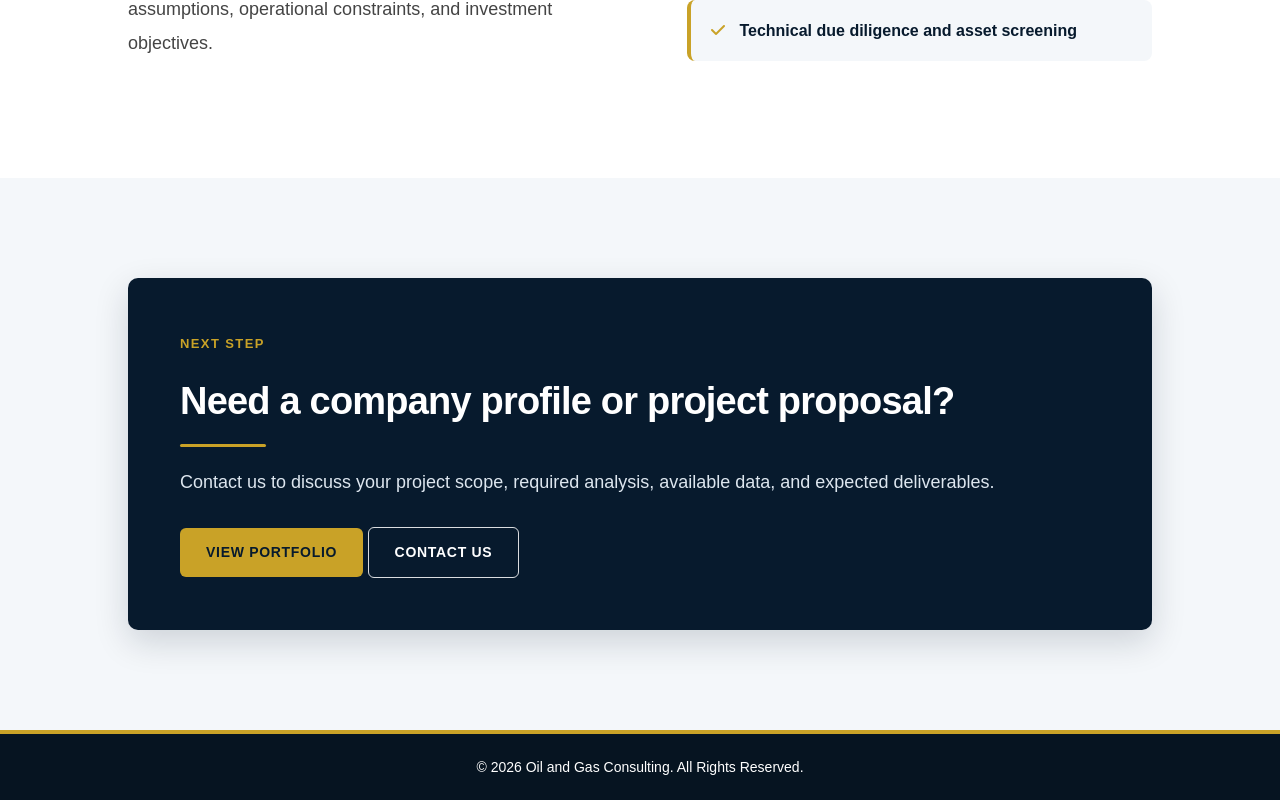
<file: oil-gas-company-profile-portfolio-update/company-profile.html>
<!DOCTYPE html>
<html lang="en">

<head>
    <meta charset="UTF-8">

    <title>Company Profile | Oil and Gas Consulting</title>

    <link rel="icon" type="image/png" href="css/assets/logotest.png">

    <meta name="viewport" content="width=device-width, initial-scale=1.0">

    <meta name="description"
        content="Company profile for a professional upstream oil and gas consulting firm providing technical, economic, and strategic advisory services.">

    <meta property="og:title" content="Company Profile | Oil and Gas Consulting">
    <meta property="og:description" content="Professional upstream oil and gas advisory for technical, economic, and investment decisions.">
    <meta property="og:image" content="css/assets/header.jpg">
    <meta property="og:type" content="website">

    <!-- FONT AWESOME -->
    <link rel="stylesheet"
        href="https://cdnjs.cloudflare.com/ajax/libs/font-awesome/6.5.1/css/all.min.css">

    <!-- CSS -->
    <link rel="stylesheet" href="css/style.css">
</head>

<body class="inner-page">

    <!-- NAVBAR -->
    <nav id="navbar">

        <div class="logo">
            <a href="index.html" aria-label="Back to Home">
                <img src="css/assets/logotest2.png" alt="Java Petroleum Indonesia Logo">
            </a>
        </div>

        <ul id="navMenu">
            <li><a href="index.html#about" data-i18n="nav_about">About</a></li>

            <li class="nav-dropdown">
                <a href="services-detail.html" class="dropdown-toggle">
                    <span data-i18n="nav_services">Services</span>
                    <i class="fa-solid fa-chevron-down"></i>
                </a>

                <ul class="dropdown-menu">
                    <li><a href="services-detail.html" data-i18n="dropdown_services_detail">Explore Services</a></li>
                    <li><a href="index.html#service-1" data-i18n="dropdown_service_1">Reservoir & Production</a></li>
                    <li><a href="index.html#service-2" data-i18n="dropdown_service_2">Economic & Fiscal</a></li>
                    <li><a href="index.html#service-3" data-i18n="dropdown_service_3">Field Development</a></li>
                </ul>
            </li>

            <li><a href="company-profile.html" class="active" data-i18n="nav_company">Company</a></li>
            <li><a href="portfolio.html" data-i18n="nav_portfolio">Portfolio</a></li>
            <li><a href="index.html#purchase" data-i18n="nav_purchase">Purchase</a></li>
            <li><a href="index.html#contact" data-i18n="nav_contact">Contact</a></li>
        </ul>

        <div class="nav-actions">
            <div class="lang-switcher">
                <button class="lang-btn active" data-lang="en" type="button" aria-label="English">
                    <img src="css/assets/us_flag_logo.png" alt="English Flag">
                </button>

                <button class="lang-btn" data-lang="id" type="button" aria-label="Bahasa Indonesia">
                    <img src="css/assets/id_flag_logo.png" alt="Indonesia Flag">
                </button>
            </div>

            <button class="menu-toggle" id="menuToggle" type="button" aria-label="Open navigation menu"
                aria-expanded="false">
                <i class="fa-solid fa-bars"></i>
            </button>
        </div>

    </nav>

    <!-- HERO -->
    <header class="inner-page-hero company-hero">
        <div class="inner-hero-content">
            <span class="hero-label" data-i18n="company_label">Company Profile</span>
            <h1 data-i18n="company_title">Professional Upstream Oil & Gas Advisory Firm</h1>
            <p data-i18n="company_desc">
                We support operators, investors, and institutions with integrated technical, economic, and strategic analysis for clearer upstream project decisions.
            </p>
        </div>
    </header>

    <main>

        <!-- COMPANY OVERVIEW -->
        <section class="company-overview">
            <div class="two-column-layout">
                <div>
                    <span class="section-label" data-i18n="company_overview_label">Who We Are</span>
                    <h2 data-i18n="company_overview_title">A decision-oriented consulting partner for upstream projects</h2>
                    <p data-i18n="company_overview_p1">
                        Oil and Gas Consulting provides professional advisory services for upstream energy projects, combining engineering understanding, economic evaluation, and commercial insight.
                    </p>
                    <p data-i18n="company_overview_p2">
                        Our work is structured to help clients evaluate assets, screen opportunities, review project assumptions, and prepare practical recommendations for investment or development decisions.
                    </p>
                </div>

                <div class="company-card identity-card">
                    <h3 data-i18n="company_identity_title">Corporate Identity</h3>
                    <ul class="identity-list">
                        <li><strong data-i18n="company_identity_1_label">Business focus:</strong> <span data-i18n="company_identity_1_value">Upstream oil & gas advisory</span></li>
                        <li><strong data-i18n="company_identity_2_label">Core services:</strong> <span data-i18n="company_identity_2_value">Technical, economic, and strategic consulting</span></li>
                        <li><strong data-i18n="company_identity_3_label">Location:</strong> <span data-i18n="company_identity_3_value">Jakarta, Indonesia</span></li>
                        <li><strong data-i18n="company_identity_4_label">Client type:</strong> <span data-i18n="company_identity_4_value">Operators, investors, and institutions</span></li>
                    </ul>
                </div>
            </div>
        </section>

        <!-- FACTS -->
        <section class="company-facts-section">
            <div class="fact-grid">
                <div class="fact-card">
                    <strong>01</strong>
                    <span data-i18n="company_fact_1">Integrated technical and commercial evaluation</span>
                </div>
                <div class="fact-card">
                    <strong>02</strong>
                    <span data-i18n="company_fact_2">Practical recommendations for decision makers</span>
                </div>
                <div class="fact-card">
                    <strong>03</strong>
                    <span data-i18n="company_fact_3">Support for asset, field, and investment review</span>
                </div>
            </div>
        </section>

        <!-- VISION MISSION -->
        <section class="vision-mission-section">
            <div class="detail-intro">
                <h2 data-i18n="vm_title">Vision & Mission</h2>
                <p data-i18n="vm_desc">Our direction is built around reliable analysis, clear communication, and practical project support.</p>
            </div>

            <div class="mission-grid">
                <article class="company-card">
                    <div class="card-icon"><i class="fa-solid fa-eye"></i></div>
                    <h3 data-i18n="vision_title">Vision</h3>
                    <p data-i18n="vision_desc">To become a trusted upstream oil and gas advisory partner known for reliable evaluation and practical decision support.</p>
                </article>

                <article class="company-card">
                    <div class="card-icon"><i class="fa-solid fa-bullseye"></i></div>
                    <h3 data-i18n="mission_title">Mission</h3>
                    <p data-i18n="mission_desc">To deliver structured technical, economic, and strategic advisory services that help clients reduce uncertainty and improve project decisions.</p>
                </article>
            </div>
        </section>

        <!-- CORE VALUES -->
        <section class="values-section">
            <div class="detail-intro">
                <h2 data-i18n="values_title">Core Values</h2>
                <p data-i18n="values_desc">The principles that guide every consultation, evaluation, and recommendation.</p>
            </div>

            <div class="value-grid">
                <article class="value-card">
                    <h3 data-i18n="value_1_title">Integrity</h3>
                    <p data-i18n="value_1_desc">We provide objective and professional recommendations based on available data and transparent assumptions.</p>
                </article>

                <article class="value-card">
                    <h3 data-i18n="value_2_title">Reliability</h3>
                    <p data-i18n="value_2_desc">We focus on consistent analysis, clear outputs, and decision-ready reporting.</p>
                </article>

                <article class="value-card">
                    <h3 data-i18n="value_3_title">Practicality</h3>
                    <p data-i18n="value_3_desc">We keep recommendations applicable to real upstream project constraints and business needs.</p>
                </article>
            </div>
        </section>

        <!-- COMPETENCIES -->
        <section class="competency-section">
            <div class="two-column-layout">
                <div>
                    <span class="section-label" data-i18n="competency_label">Consultant Competencies</span>
                    <h2 data-i18n="competency_title">Technical depth with commercial perspective</h2>
                    <p data-i18n="competency_desc">Our advisory work connects engineering data, fiscal assumptions, operational constraints, and investment objectives.</p>
                </div>

                <div class="profile-list">
                    <div><i class="fa-solid fa-check"></i><span data-i18n="competency_1">Reservoir and production performance review</span></div>
                    <div><i class="fa-solid fa-check"></i><span data-i18n="competency_2">PSC economics and fiscal modeling</span></div>
                    <div><i class="fa-solid fa-check"></i><span data-i18n="competency_3">Field development planning support</span></div>
                    <div><i class="fa-solid fa-check"></i><span data-i18n="competency_4">Technical due diligence and asset screening</span></div>
                </div>
            </div>
        </section>

        <!-- CTA -->
        <section class="page-cta-section">
            <div class="cta-panel">
                <span class="section-label" data-i18n="company_cta_label">Next Step</span>
                <h2 data-i18n="company_cta_title">Need a company profile or project proposal?</h2>
                <p data-i18n="company_cta_desc">Contact us to discuss your project scope, required analysis, available data, and expected deliverables.</p>
                <div class="cta-buttons">
                    <a href="portfolio.html" class="btn btn-primary" data-i18n="company_cta_portfolio">View Portfolio</a>
                    <a href="index.html#contact" class="btn btn-outline" data-i18n="company_cta_contact">Contact Us</a>
                </div>
            </div>
        </section>

    </main>

    <!-- FLOATING WHATSAPP -->
    <a href="https://wa.me/6285714393515?text=Hello%2C%20I%20would%20like%20to%20discuss%20an%20oil%20and%20gas%20consulting%20project."
        class="whatsapp-float" target="_blank" aria-label="Chat on WhatsApp">
        <i class="fa-brands fa-whatsapp"></i>
    </a>

    <!-- FOOTER -->
    <footer>
        <p>
            © <span id="currentYear">2026</span>
            <span data-i18n="footer_rights">Oil and Gas Consulting. All Rights Reserved.</span>
        </p>
    </footer>

    <!-- JS -->
    <script src="js/script.js"></script>

</body>

</html>
</file>
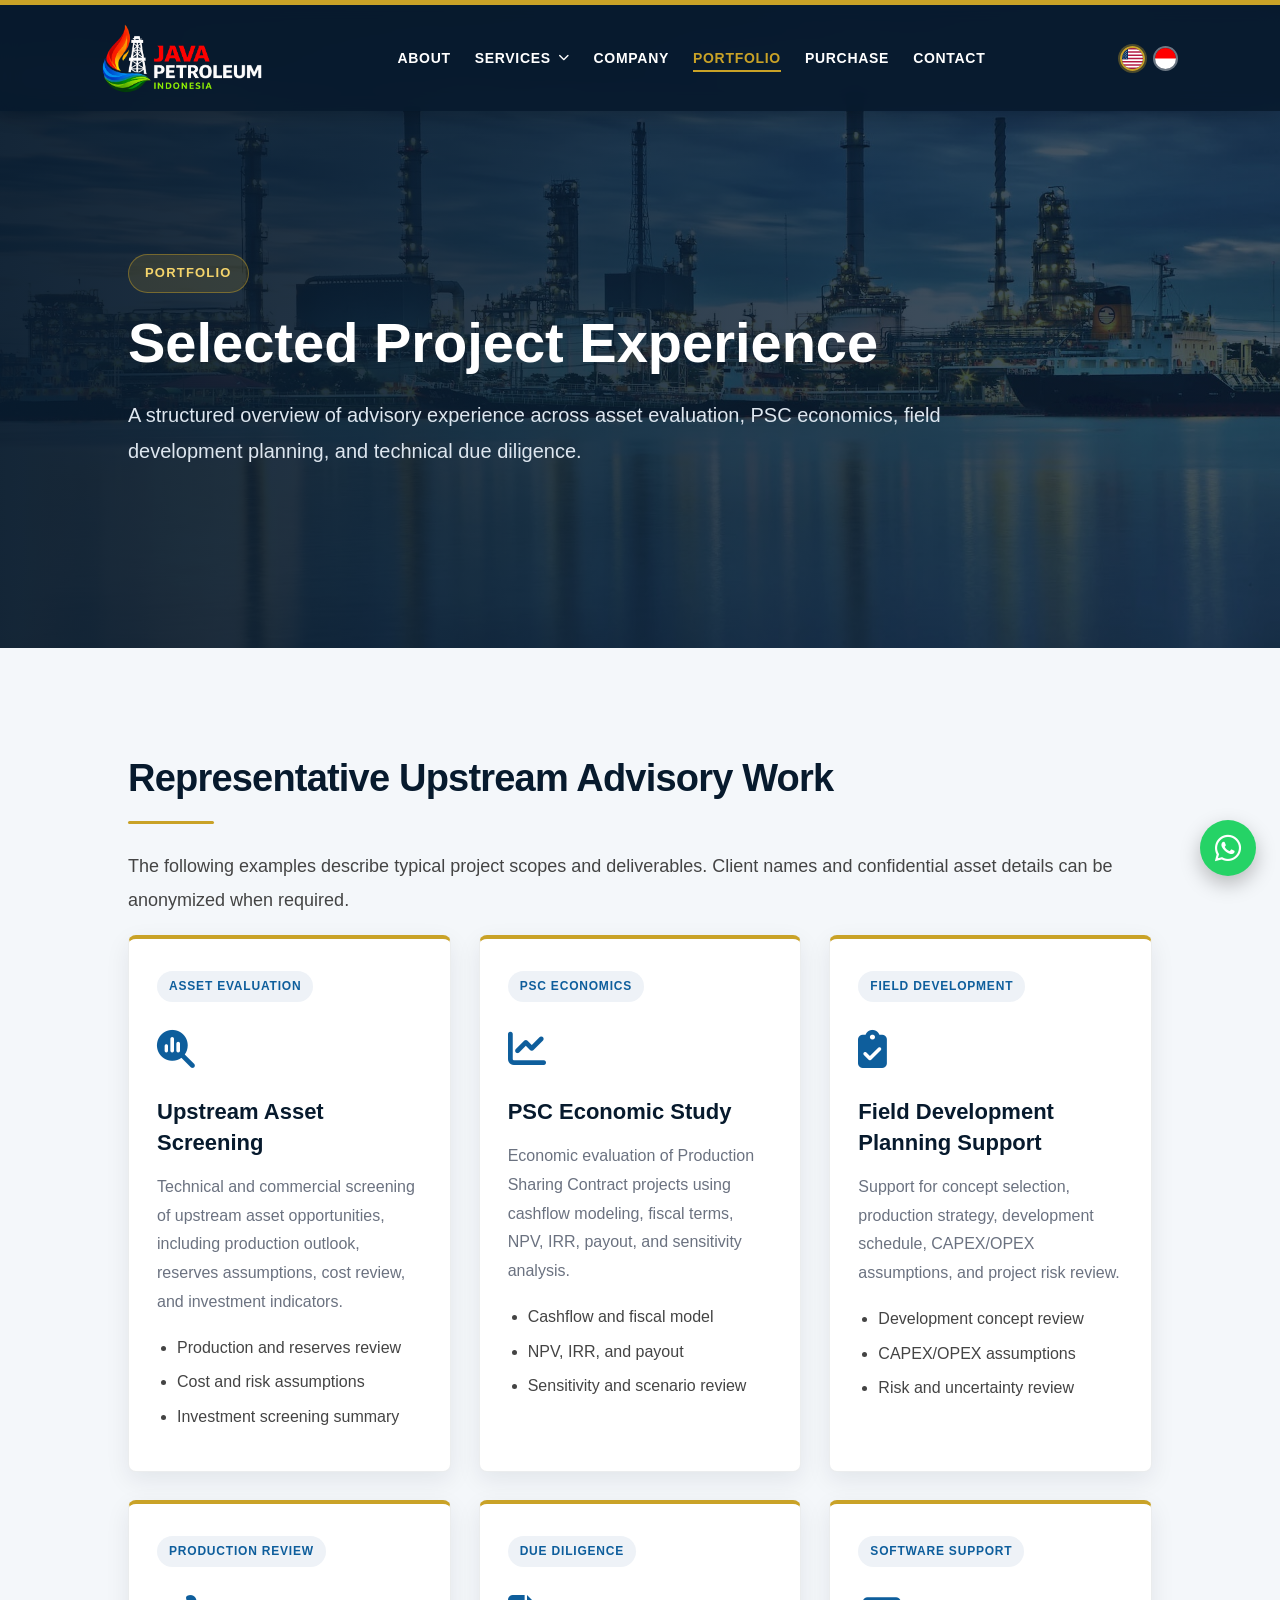
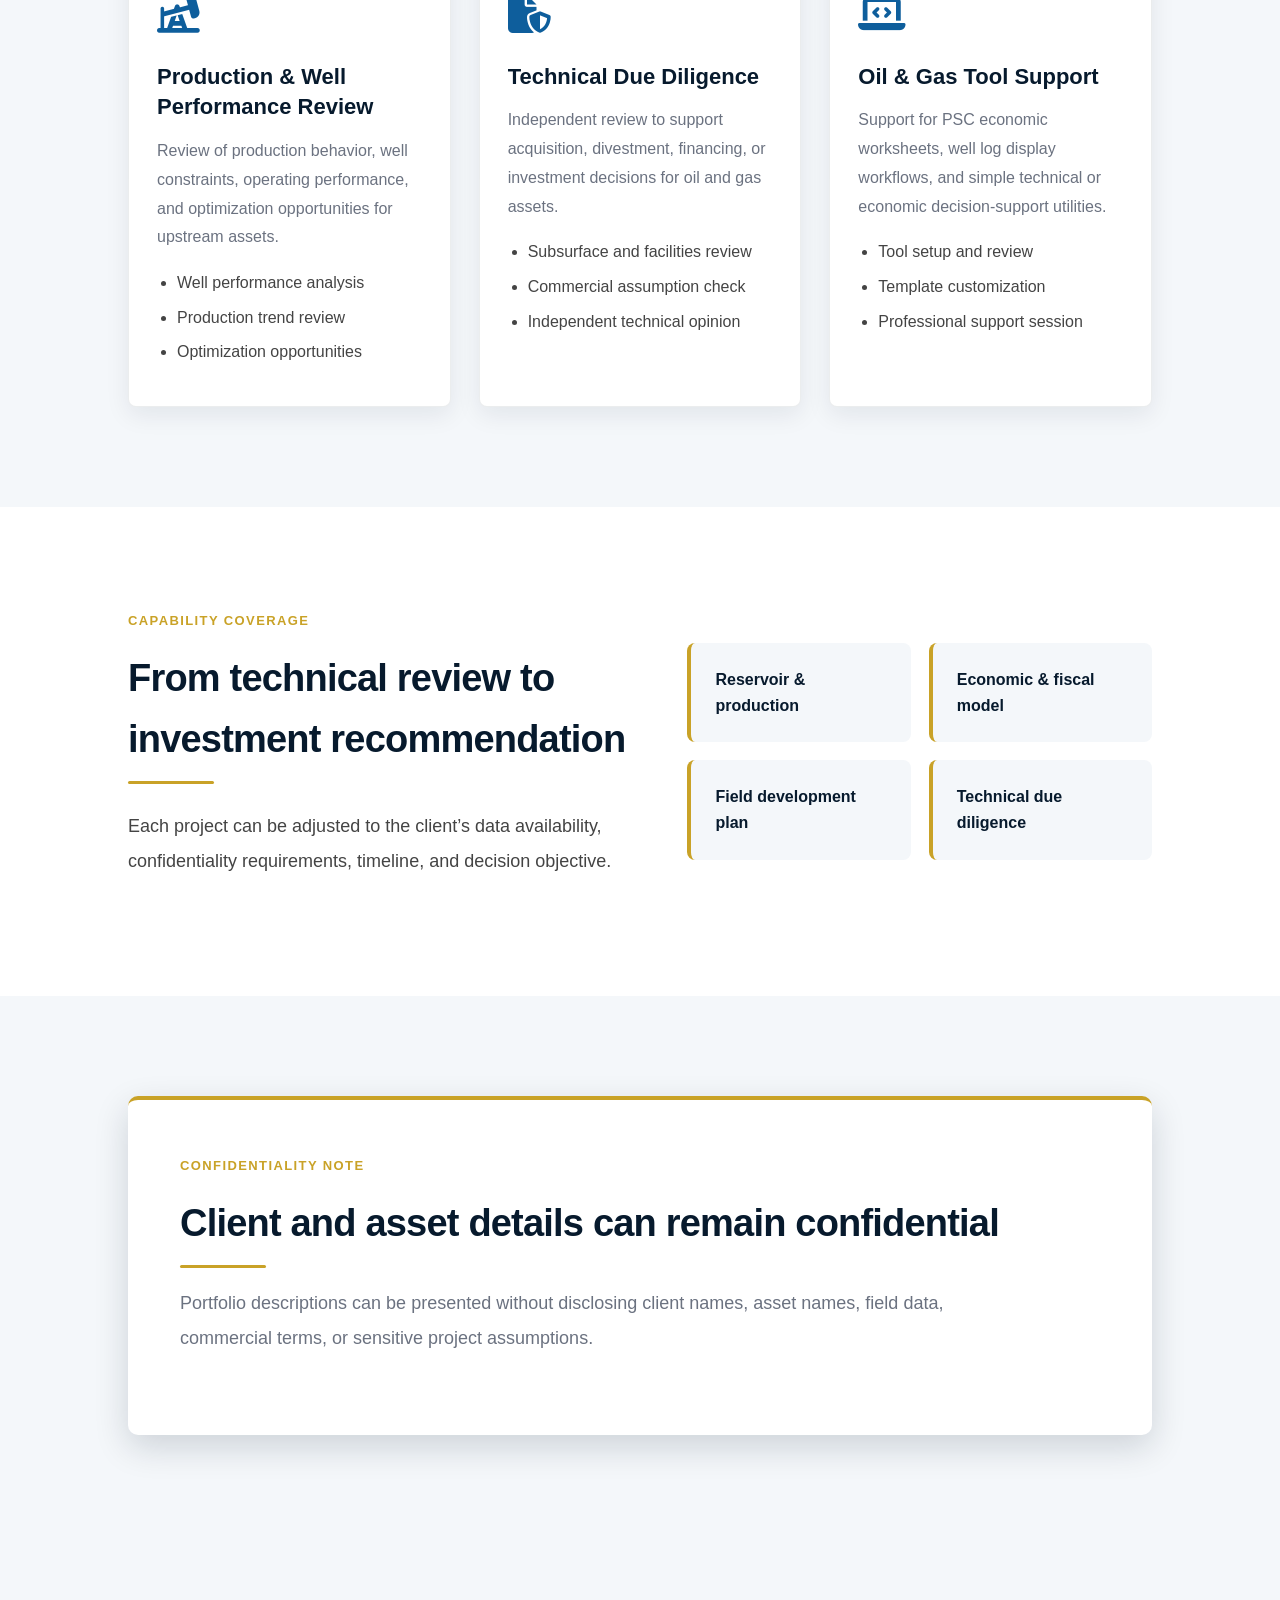
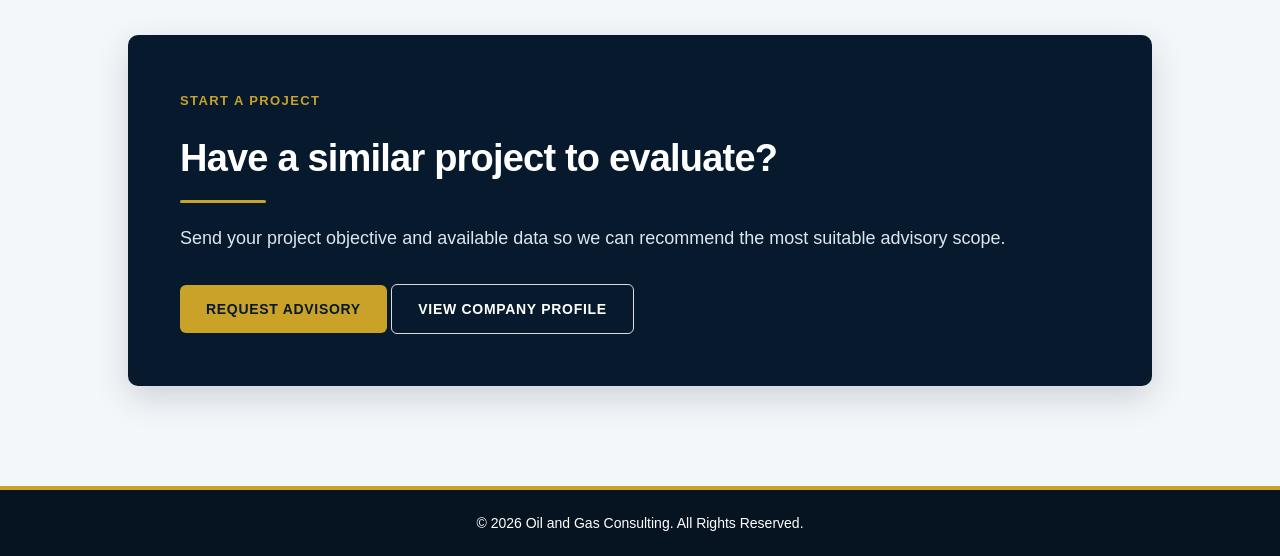
<file: oil-gas-company-profile-portfolio-update/portfolio.html>
<!DOCTYPE html>
<html lang="en">

<head>
    <meta charset="UTF-8">

    <title>Portfolio & Project Experience | Oil and Gas Consulting</title>

    <link rel="icon" type="image/png" href="css/assets/logotest.png">

    <meta name="viewport" content="width=device-width, initial-scale=1.0">

    <meta name="description"
        content="Selected oil and gas consulting portfolio including asset evaluation, PSC economic study, field development planning, production review, and technical due diligence.">

    <meta property="og:title" content="Portfolio & Project Experience | Oil and Gas Consulting">
    <meta property="og:description" content="Selected upstream oil and gas advisory experience for technical, economic, and strategic project support.">
    <meta property="og:image" content="css/assets/header.jpg">
    <meta property="og:type" content="website">

    <!-- FONT AWESOME -->
    <link rel="stylesheet"
        href="https://cdnjs.cloudflare.com/ajax/libs/font-awesome/6.5.1/css/all.min.css">

    <!-- CSS -->
    <link rel="stylesheet" href="css/style.css">
</head>

<body class="inner-page">

    <!-- NAVBAR -->
    <nav id="navbar">

        <div class="logo">
            <a href="index.html" aria-label="Back to Home">
                <img src="css/assets/logotest2.png" alt="Java Petroleum Indonesia Logo">
            </a>
        </div>

        <ul id="navMenu">
            <li><a href="index.html#about" data-i18n="nav_about">About</a></li>

            <li class="nav-dropdown">
                <a href="services-detail.html" class="dropdown-toggle">
                    <span data-i18n="nav_services">Services</span>
                    <i class="fa-solid fa-chevron-down"></i>
                </a>

                <ul class="dropdown-menu">
                    <li><a href="services-detail.html" data-i18n="dropdown_services_detail">Explore Services</a></li>
                    <li><a href="index.html#service-1" data-i18n="dropdown_service_1">Reservoir & Production</a></li>
                    <li><a href="index.html#service-2" data-i18n="dropdown_service_2">Economic & Fiscal</a></li>
                    <li><a href="index.html#service-3" data-i18n="dropdown_service_3">Field Development</a></li>
                </ul>
            </li>

            <li><a href="company-profile.html" data-i18n="nav_company">Company</a></li>
            <li><a href="portfolio.html" class="active" data-i18n="nav_portfolio">Portfolio</a></li>
            <li><a href="index.html#purchase" data-i18n="nav_purchase">Purchase</a></li>
            <li><a href="index.html#contact" data-i18n="nav_contact">Contact</a></li>
        </ul>

        <div class="nav-actions">
            <div class="lang-switcher">
                <button class="lang-btn active" data-lang="en" type="button" aria-label="English">
                    <img src="css/assets/us_flag_logo.png" alt="English Flag">
                </button>

                <button class="lang-btn" data-lang="id" type="button" aria-label="Bahasa Indonesia">
                    <img src="css/assets/id_flag_logo.png" alt="Indonesia Flag">
                </button>
            </div>

            <button class="menu-toggle" id="menuToggle" type="button" aria-label="Open navigation menu"
                aria-expanded="false">
                <i class="fa-solid fa-bars"></i>
            </button>
        </div>

    </nav>

    <!-- HERO -->
    <header class="inner-page-hero portfolio-hero">
        <div class="inner-hero-content">
            <span class="hero-label" data-i18n="portfolio_label">Portfolio</span>
            <h1 data-i18n="portfolio_title">Selected Project Experience</h1>
            <p data-i18n="portfolio_desc">A structured overview of advisory experience across asset evaluation, PSC economics, field development planning, and technical due diligence.</p>
        </div>
    </header>

    <main>

        <!-- PORTFOLIO INTRO -->
        <section class="portfolio-intro-section">
            <div class="detail-intro">
                <h2 data-i18n="portfolio_intro_title">Representative Upstream Advisory Work</h2>
                <p data-i18n="portfolio_intro_desc">The following examples describe typical project scopes and deliverables. Client names and confidential asset details can be anonymized when required.</p>
            </div>

            <div class="portfolio-grid">
                <article class="portfolio-card">
                    <span class="portfolio-tag" data-i18n="portfolio_1_tag">Asset Evaluation</span>
                    <div class="portfolio-icon"><i class="fa-solid fa-magnifying-glass-chart"></i></div>
                    <h3 data-i18n="portfolio_1_title">Upstream Asset Screening</h3>
                    <p data-i18n="portfolio_1_desc">Technical and commercial screening of upstream asset opportunities, including production outlook, reserves assumptions, cost review, and investment indicators.</p>
                    <ul>
                        <li data-i18n="portfolio_1_item_1">Production and reserves review</li>
                        <li data-i18n="portfolio_1_item_2">Cost and risk assumptions</li>
                        <li data-i18n="portfolio_1_item_3">Investment screening summary</li>
                    </ul>
                </article>

                <article class="portfolio-card">
                    <span class="portfolio-tag" data-i18n="portfolio_2_tag">PSC Economics</span>
                    <div class="portfolio-icon"><i class="fa-solid fa-chart-line"></i></div>
                    <h3 data-i18n="portfolio_2_title">PSC Economic Study</h3>
                    <p data-i18n="portfolio_2_desc">Economic evaluation of Production Sharing Contract projects using cashflow modeling, fiscal terms, NPV, IRR, payout, and sensitivity analysis.</p>
                    <ul>
                        <li data-i18n="portfolio_2_item_1">Cashflow and fiscal model</li>
                        <li data-i18n="portfolio_2_item_2">NPV, IRR, and payout</li>
                        <li data-i18n="portfolio_2_item_3">Sensitivity and scenario review</li>
                    </ul>
                </article>

                <article class="portfolio-card">
                    <span class="portfolio-tag" data-i18n="portfolio_3_tag">Field Development</span>
                    <div class="portfolio-icon"><i class="fa-solid fa-clipboard-check"></i></div>
                    <h3 data-i18n="portfolio_3_title">Field Development Planning Support</h3>
                    <p data-i18n="portfolio_3_desc">Support for concept selection, production strategy, development schedule, CAPEX/OPEX assumptions, and project risk review.</p>
                    <ul>
                        <li data-i18n="portfolio_3_item_1">Development concept review</li>
                        <li data-i18n="portfolio_3_item_2">CAPEX/OPEX assumptions</li>
                        <li data-i18n="portfolio_3_item_3">Risk and uncertainty review</li>
                    </ul>
                </article>

                <article class="portfolio-card">
                    <span class="portfolio-tag" data-i18n="portfolio_4_tag">Production Review</span>
                    <div class="portfolio-icon"><i class="fa-solid fa-oil-well"></i></div>
                    <h3 data-i18n="portfolio_4_title">Production & Well Performance Review</h3>
                    <p data-i18n="portfolio_4_desc">Review of production behavior, well constraints, operating performance, and optimization opportunities for upstream assets.</p>
                    <ul>
                        <li data-i18n="portfolio_4_item_1">Well performance analysis</li>
                        <li data-i18n="portfolio_4_item_2">Production trend review</li>
                        <li data-i18n="portfolio_4_item_3">Optimization opportunities</li>
                    </ul>
                </article>

                <article class="portfolio-card">
                    <span class="portfolio-tag" data-i18n="portfolio_5_tag">Due Diligence</span>
                    <div class="portfolio-icon"><i class="fa-solid fa-file-shield"></i></div>
                    <h3 data-i18n="portfolio_5_title">Technical Due Diligence</h3>
                    <p data-i18n="portfolio_5_desc">Independent review to support acquisition, divestment, financing, or investment decisions for oil and gas assets.</p>
                    <ul>
                        <li data-i18n="portfolio_5_item_1">Subsurface and facilities review</li>
                        <li data-i18n="portfolio_5_item_2">Commercial assumption check</li>
                        <li data-i18n="portfolio_5_item_3">Independent technical opinion</li>
                    </ul>
                </article>

                <article class="portfolio-card">
                    <span class="portfolio-tag" data-i18n="portfolio_6_tag">Software Support</span>
                    <div class="portfolio-icon"><i class="fa-solid fa-laptop-code"></i></div>
                    <h3 data-i18n="portfolio_6_title">Oil & Gas Tool Support</h3>
                    <p data-i18n="portfolio_6_desc">Support for PSC economic worksheets, well log display workflows, and simple technical or economic decision-support utilities.</p>
                    <ul>
                        <li data-i18n="portfolio_6_item_1">Tool setup and review</li>
                        <li data-i18n="portfolio_6_item_2">Template customization</li>
                        <li data-i18n="portfolio_6_item_3">Professional support session</li>
                    </ul>
                </article>
            </div>
        </section>

        <!-- CAPABILITY SUMMARY -->
        <section class="capability-summary-section">
            <div class="two-column-layout">
                <div>
                    <span class="section-label" data-i18n="portfolio_capability_label">Capability Coverage</span>
                    <h2 data-i18n="portfolio_capability_title">From technical review to investment recommendation</h2>
                    <p data-i18n="portfolio_capability_desc">Each project can be adjusted to the client’s data availability, confidentiality requirements, timeline, and decision objective.</p>
                </div>

                <div class="capability-grid">
                    <div class="capability-card"><span data-i18n="capability_1">Reservoir & production</span></div>
                    <div class="capability-card"><span data-i18n="capability_2">Economic & fiscal model</span></div>
                    <div class="capability-card"><span data-i18n="capability_3">Field development plan</span></div>
                    <div class="capability-card"><span data-i18n="capability_4">Technical due diligence</span></div>
                </div>
            </div>
        </section>

        <!-- CONFIDENTIALITY -->
        <section class="confidentiality-section">
            <div class="cta-panel light-panel">
                <span class="section-label" data-i18n="confidentiality_label">Confidentiality Note</span>
                <h2 data-i18n="confidentiality_title">Client and asset details can remain confidential</h2>
                <p data-i18n="confidentiality_desc">Portfolio descriptions can be presented without disclosing client names, asset names, field data, commercial terms, or sensitive project assumptions.</p>
            </div>
        </section>

        <!-- CTA -->
        <section class="page-cta-section">
            <div class="cta-panel">
                <span class="section-label" data-i18n="portfolio_cta_label">Start a Project</span>
                <h2 data-i18n="portfolio_cta_title">Have a similar project to evaluate?</h2>
                <p data-i18n="portfolio_cta_desc">Send your project objective and available data so we can recommend the most suitable advisory scope.</p>
                <div class="cta-buttons">
                    <a href="checkout.html?plan=integrated" class="btn btn-primary" data-i18n="portfolio_cta_order">Request Advisory</a>
                    <a href="company-profile.html" class="btn btn-outline" data-i18n="portfolio_cta_company">View Company Profile</a>
                </div>
            </div>
        </section>

    </main>

    <!-- FLOATING WHATSAPP -->
    <a href="https://wa.me/6285714393515?text=Hello%2C%20I%20would%20like%20to%20discuss%20an%20oil%20and%20gas%20consulting%20project."
        class="whatsapp-float" target="_blank" aria-label="Chat on WhatsApp">
        <i class="fa-brands fa-whatsapp"></i>
    </a>

    <!-- FOOTER -->
    <footer>
        <p>
            © <span id="currentYear">2026</span>
            <span data-i18n="footer_rights">Oil and Gas Consulting. All Rights Reserved.</span>
        </p>
    </footer>

    <!-- JS -->
    <script src="js/script.js"></script>

</body>

</html>
</file>
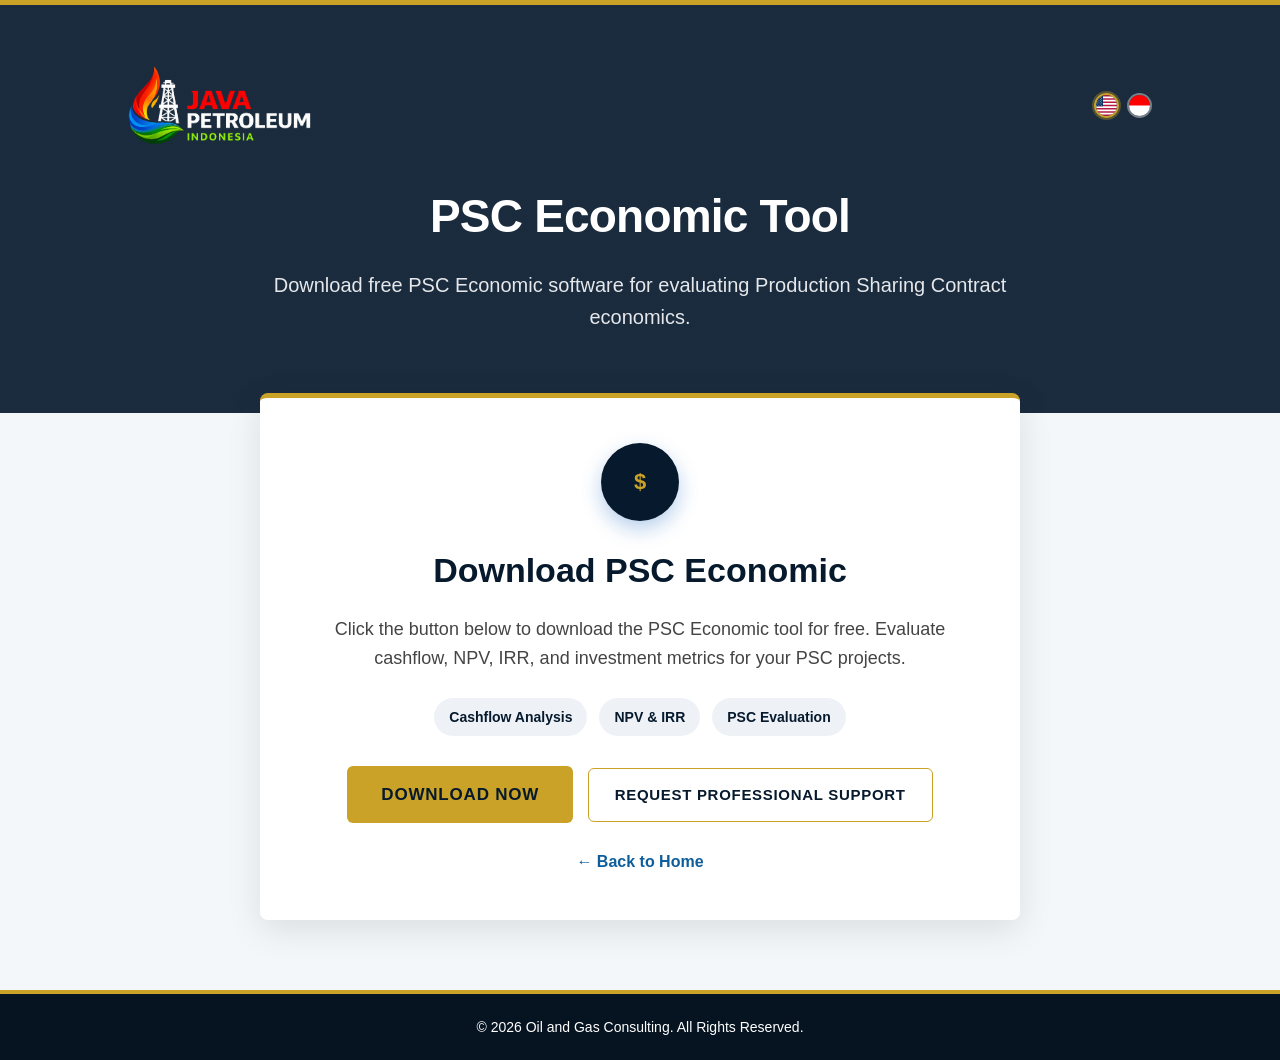
<file: oil-gas-company-profile-portfolio-update/psc-economic-download.html>
<!DOCTYPE html>
<html lang="en">

<head>
    <meta charset="UTF-8">

    <title>Download PSC Economic | Oil & Gas Tools</title>

    <link rel="icon" type="image/png" href="css/assets/logotest.png">

    <meta name="viewport" content="width=device-width, initial-scale=1.0">

    <meta name="description"
        content="Download PSC Economic tool for evaluating Production Sharing Contract economics. Free and ready to use.">

    <!-- CSS -->
    <link rel="stylesheet" href="css/download.css">
</head>

<body>

    <!-- HEADER -->
    <header class="download-header">

        <div class="top-actions">

            <a href="index.html" class="logo-area" aria-label="Back to Home">
                <img src="css/assets/logotest2.png" alt="Java Petroleum Indonesia Logo">
            </a>

            <div class="lang-switcher">
                <button class="lang-btn active" data-lang="en" type="button" aria-label="English">
                    <img src="css/assets/us_flag_logo.png" alt="English Flag">
                </button>

                <button class="lang-btn" data-lang="id" type="button" aria-label="Bahasa Indonesia">
                    <img src="css/assets/id_flag_logo.png" alt="Indonesia Flag">
                </button>
            </div>

        </div>

        <h1 data-i18n="psc_header_title">PSC Economic Tool</h1>

        <p data-i18n="psc_header_desc">
            Download free PSC Economic software for evaluating
            Production Sharing Contract economics.
        </p>

    </header>

    <!-- MAIN -->
    <main class="download-main">

        <section class="download-box">

            <div class="tool-icon">
                $
            </div>

            <h2 data-i18n="psc_box_title">Download PSC Economic</h2>

            <p data-i18n="psc_box_desc">
                Click the button below to download the PSC Economic tool for free.
                Evaluate cashflow, NPV, IRR, and investment metrics for your PSC projects.
            </p>

            <div class="features">
                <span data-i18n="psc_feature_1">Cashflow Analysis</span>
                <span data-i18n="psc_feature_2">NPV & IRR</span>
                <span data-i18n="psc_feature_3">PSC Evaluation</span>
            </div>

            <a class="download-button"
                href="https://url-download-disini.com"
                target="_blank"
                rel="noopener noreferrer"
                data-i18n="download_now">
                Download Now
            </a>

            <a class="support-button" href="checkout.html?plan=psc-software-support" data-i18n="professional_support">
                Request Professional Support
            </a>

            <a class="back-link" href="index.html" data-i18n="back_home">
                ← Back to Home
            </a>

        </section>

    </main>

    <!-- FOOTER -->
    <footer>
        <p>
            © <span id="currentYear">2026</span>
            <span data-i18n="footer_rights">Oil and Gas Consulting. All Rights Reserved.</span>
        </p>
    </footer>

    <!-- JS -->
    <script src="js/script.js"></script>

</body>

</html>
</file>
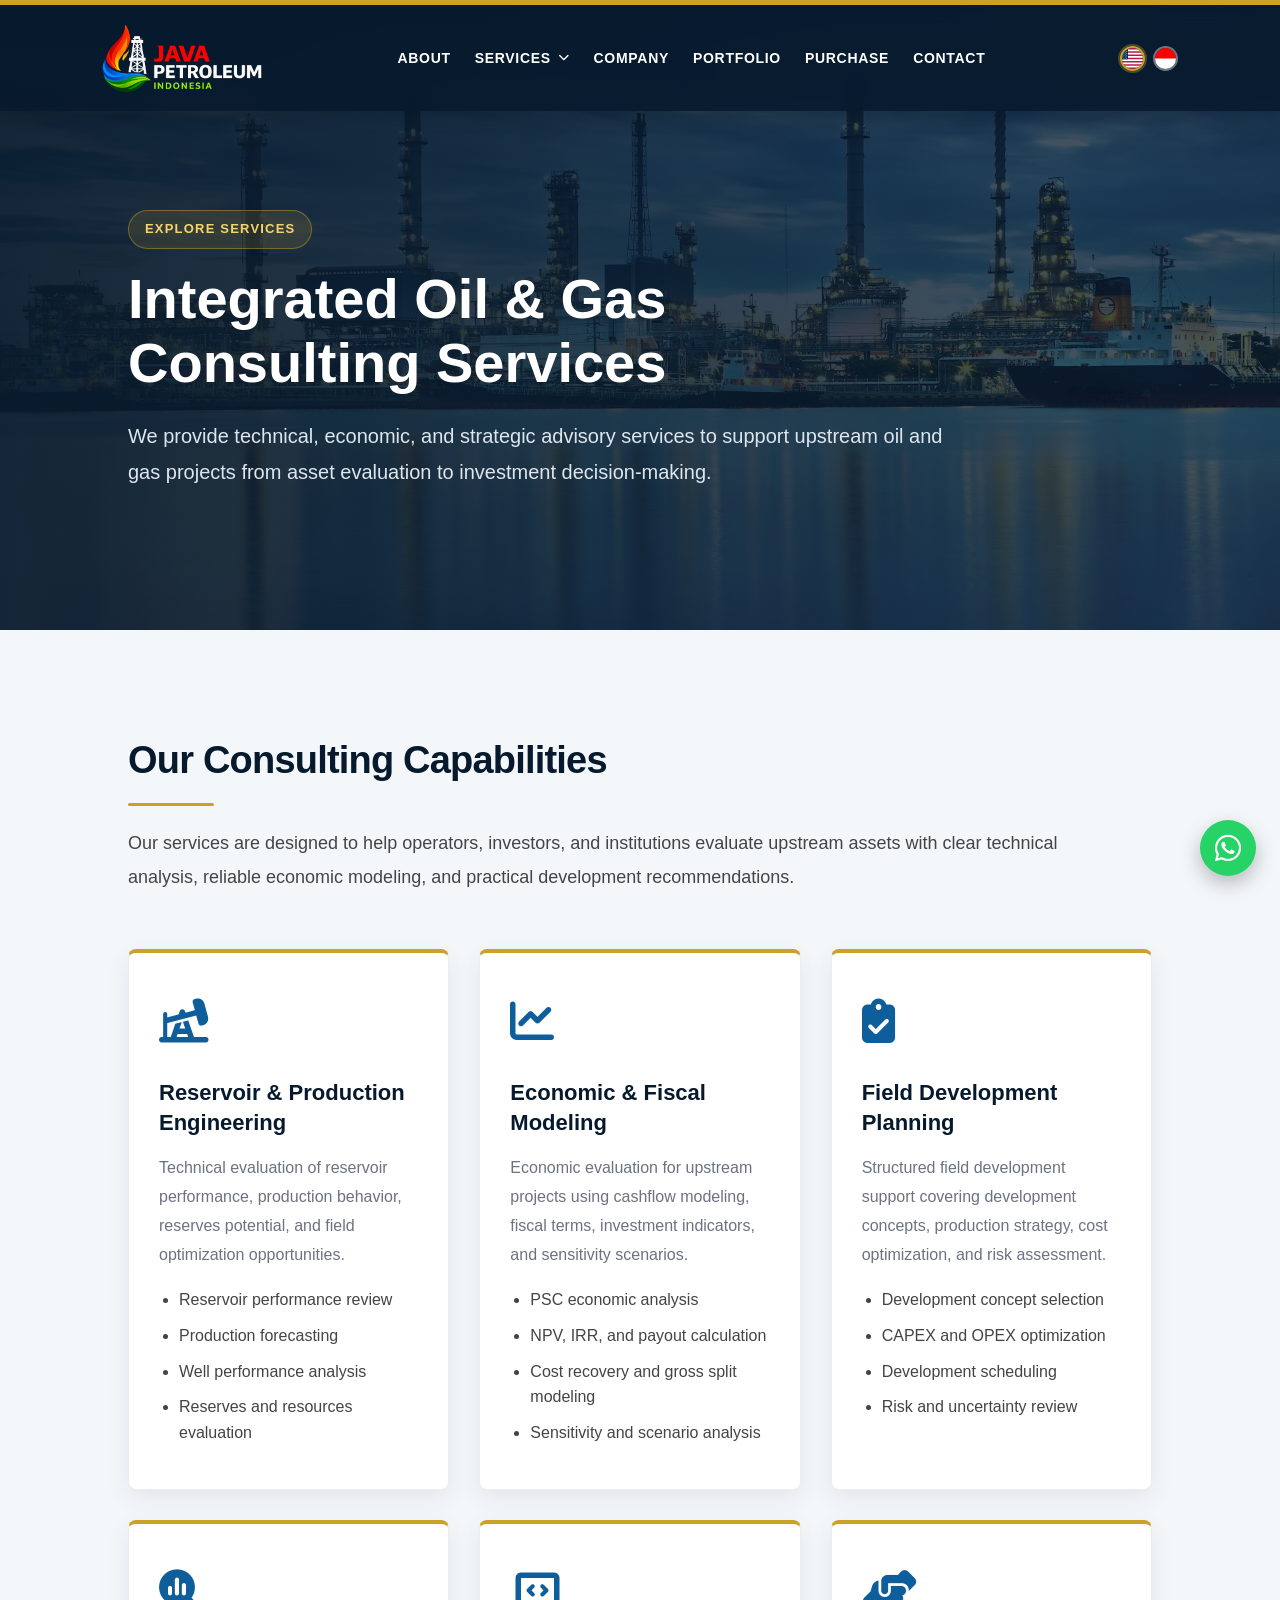
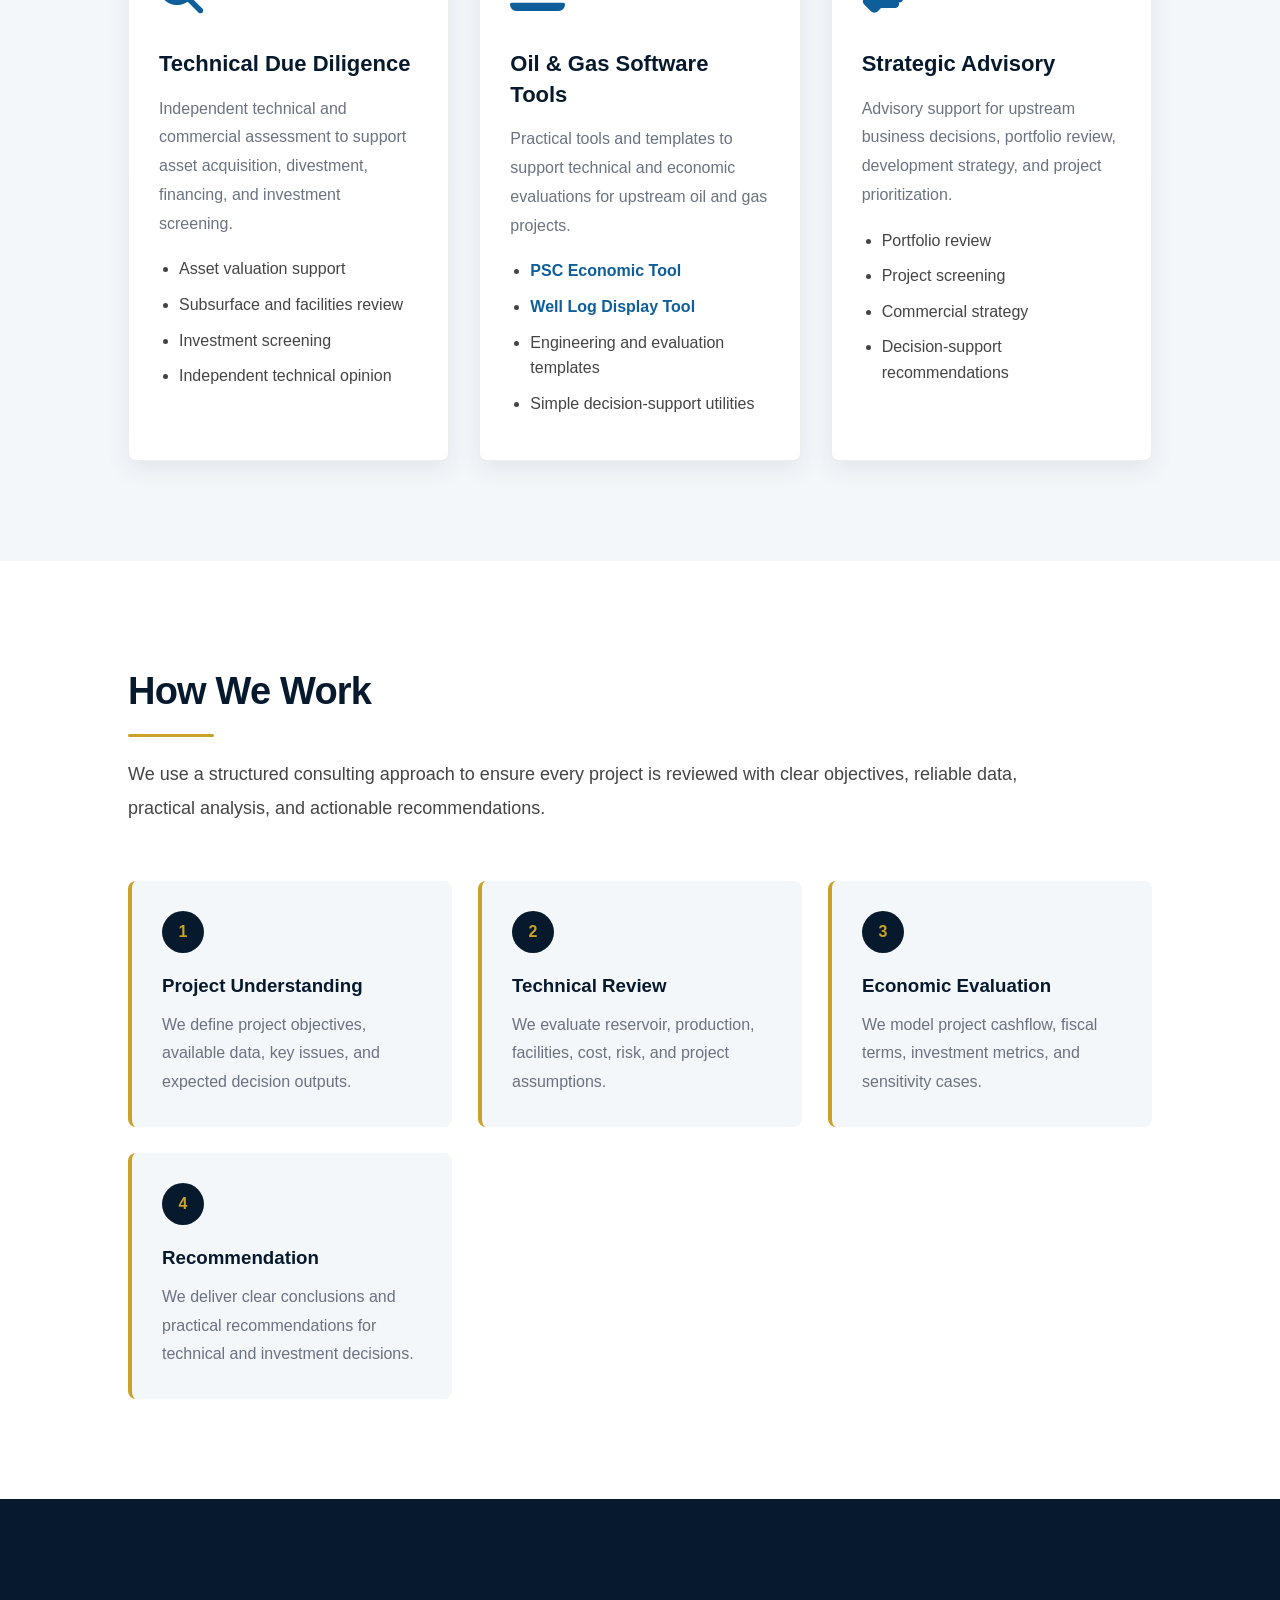
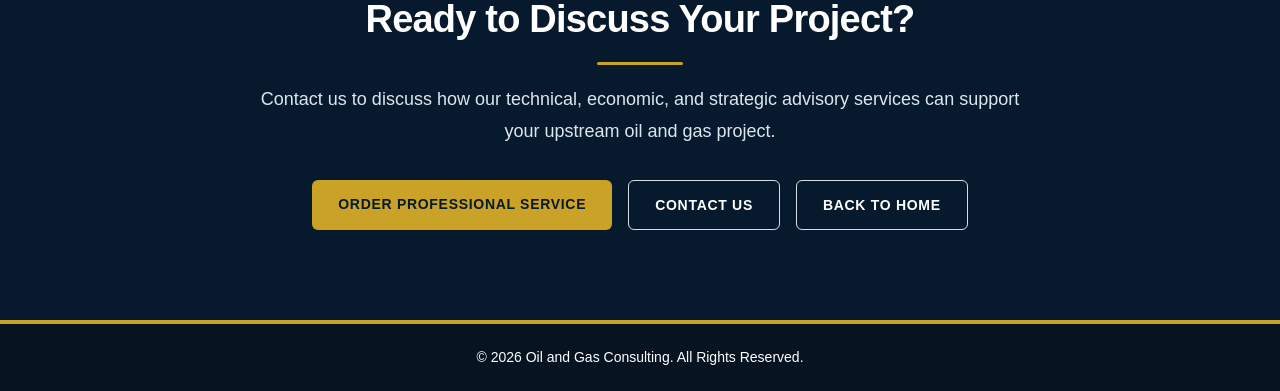
<file: oil-gas-company-profile-portfolio-update/services-detail.html>
<!DOCTYPE html>
<html lang="en">

<head>
    <meta charset="UTF-8">

    <title>Explore Services | Oil and Gas Consulting</title>

    <link rel="icon" type="image/png" href="css/assets/logotest.png">

    <meta name="viewport" content="width=device-width, initial-scale=1.0">

    <meta name="description"
        content="Explore professional oil and gas consulting services including reservoir engineering, economic modeling, field development planning, and technical due diligence.">

    <!-- FONT AWESOME -->
    <link rel="stylesheet"
        href="https://cdnjs.cloudflare.com/ajax/libs/font-awesome/6.5.1/css/all.min.css">

    <!-- CSS -->
    <link rel="stylesheet" href="css/style.css">
    <link rel="stylesheet" href="css/services-detail.css">
</head>

<body>

    <!-- NAVBAR -->
    <nav id="navbar">

        <div class="logo">
            <a href="index.html" aria-label="Back to Home">
                <img src="css/assets/logotest2.png" alt="Java Petroleum Indonesia Logo">
            </a>
        </div>

        <ul id="navMenu">
            <li><a href="index.html#about" data-i18n="nav_about">About</a></li>

            <li class="nav-dropdown">
                <a href="services-detail.html" class="dropdown-toggle">
                    <span data-i18n="nav_services">Services</span>
                    <i class="fa-solid fa-chevron-down"></i>
                </a>

                <ul class="dropdown-menu">
                    <li><a href="services-detail.html" data-i18n="dropdown_services_detail">Explore Services</a></li>
                    <li><a href="index.html#service-1" data-i18n="dropdown_service_1">Reservoir & Production</a></li>
                    <li><a href="index.html#service-2" data-i18n="dropdown_service_2">Economic & Fiscal</a></li>
                    <li><a href="index.html#service-3" data-i18n="dropdown_service_3">Field Development</a></li>
                </ul>
            </li>

            <li><a href="company-profile.html" data-i18n="nav_company">Company</a></li>
            <li><a href="portfolio.html" data-i18n="nav_portfolio">Portfolio</a></li>
            <li><a href="index.html#purchase" data-i18n="nav_purchase">Purchase</a></li>
            <li><a href="index.html#contact" data-i18n="nav_contact">Contact</a></li>
        </ul>

        <div class="nav-actions">
            <div class="lang-switcher">
                <button class="lang-btn active" data-lang="en" type="button" aria-label="English">
                    <img src="css/assets/us_flag_logo.png" alt="English Flag">
                </button>

                <button class="lang-btn" data-lang="id" type="button" aria-label="Bahasa Indonesia">
                    <img src="css/assets/id_flag_logo.png" alt="Indonesia Flag">
                </button>
            </div>

            <button class="menu-toggle" id="menuToggle" type="button" aria-label="Open navigation menu"
                aria-expanded="false">
                <i class="fa-solid fa-bars"></i>
            </button>
        </div>

    </nav>

    <!-- HERO -->
    <header class="services-detail-hero">

        <div class="services-detail-content">
            <span data-i18n="services_detail_label">Explore Services</span>

            <h1 data-i18n="services_detail_title">
                Integrated Oil & Gas Consulting Services
            </h1>

            <p data-i18n="services_detail_desc">
                We provide technical, economic, and strategic advisory services to support
                upstream oil and gas projects from asset evaluation to investment decision-making.
            </p>
        </div>

    </header>

    <main>

        <!-- SERVICES DETAIL -->
        <section class="detail-section">

            <div class="detail-intro">
                <h2 data-i18n="services_capabilities_title">Our Consulting Capabilities</h2>

                <p data-i18n="services_capabilities_desc">
                    Our services are designed to help operators, investors, and institutions
                    evaluate upstream assets with clear technical analysis, reliable economic
                    modeling, and practical development recommendations.
                </p>
            </div>

            <div class="service-detail-grid">

                <div class="service-detail-card">
                    <div class="detail-icon">
                        <i class="fa-solid fa-oil-well"></i>
                    </div>

                    <h3 data-i18n="detail_service_1_title">Reservoir & Production Engineering</h3>

                    <p data-i18n="detail_service_1_desc">
                        Technical evaluation of reservoir performance, production behavior,
                        reserves potential, and field optimization opportunities.
                    </p>

                    <ul>
                        <li data-i18n="detail_service_1_item_1">Reservoir performance review</li>
                        <li data-i18n="detail_service_1_item_2">Production forecasting</li>
                        <li data-i18n="detail_service_1_item_3">Well performance analysis</li>
                        <li data-i18n="detail_service_1_item_4">Reserves and resources evaluation</li>
                    </ul>
                </div>

                <div class="service-detail-card">
                    <div class="detail-icon">
                        <i class="fa-solid fa-chart-line"></i>
                    </div>

                    <h3 data-i18n="detail_service_2_title">Economic & Fiscal Modeling</h3>

                    <p data-i18n="detail_service_2_desc">
                        Economic evaluation for upstream projects using cashflow modeling,
                        fiscal terms, investment indicators, and sensitivity scenarios.
                    </p>

                    <ul>
                        <li data-i18n="detail_service_2_item_1">PSC economic analysis</li>
                        <li data-i18n="detail_service_2_item_2">NPV, IRR, and payout calculation</li>
                        <li data-i18n="detail_service_2_item_3">Cost recovery and gross split modeling</li>
                        <li data-i18n="detail_service_2_item_4">Sensitivity and scenario analysis</li>
                    </ul>
                </div>

                <div class="service-detail-card">
                    <div class="detail-icon">
                        <i class="fa-solid fa-clipboard-check"></i>
                    </div>

                    <h3 data-i18n="detail_service_3_title">Field Development Planning</h3>

                    <p data-i18n="detail_service_3_desc">
                        Structured field development support covering development concepts,
                        production strategy, cost optimization, and risk assessment.
                    </p>

                    <ul>
                        <li data-i18n="detail_service_3_item_1">Development concept selection</li>
                        <li data-i18n="detail_service_3_item_2">CAPEX and OPEX optimization</li>
                        <li data-i18n="detail_service_3_item_3">Development scheduling</li>
                        <li data-i18n="detail_service_3_item_4">Risk and uncertainty review</li>
                    </ul>
                </div>

                <div class="service-detail-card">
                    <div class="detail-icon">
                        <i class="fa-solid fa-magnifying-glass-chart"></i>
                    </div>

                    <h3 data-i18n="detail_service_4_title">Technical Due Diligence</h3>

                    <p data-i18n="detail_service_4_desc">
                        Independent technical and commercial assessment to support asset
                        acquisition, divestment, financing, and investment screening.
                    </p>

                    <ul>
                        <li data-i18n="detail_service_4_item_1">Asset valuation support</li>
                        <li data-i18n="detail_service_4_item_2">Subsurface and facilities review</li>
                        <li data-i18n="detail_service_4_item_3">Investment screening</li>
                        <li data-i18n="detail_service_4_item_4">Independent technical opinion</li>
                    </ul>
                </div>

                <div class="service-detail-card">
                    <div class="detail-icon">
                        <i class="fa-solid fa-laptop-code"></i>
                    </div>

                    <h3 data-i18n="detail_service_5_title">Oil & Gas Software Tools</h3>

                    <p data-i18n="detail_service_5_desc">
                        Practical tools and templates to support technical and economic
                        evaluations for upstream oil and gas projects.
                    </p>

                    <ul>
                        <li><a href="psc-economic-download.html" data-i18n="detail_service_5_item_1">PSC Economic Tool</a></li>
                        <li><a href="well-log-display-download.html" data-i18n="detail_service_5_item_2">Well Log Display Tool</a></li>
                        <li data-i18n="detail_service_5_item_3">Engineering and evaluation templates</li>
                        <li data-i18n="detail_service_5_item_4">Simple decision-support utilities</li>
                    </ul>
                </div>

                <div class="service-detail-card">
                    <div class="detail-icon">
                        <i class="fa-solid fa-handshake-angle"></i>
                    </div>

                    <h3 data-i18n="detail_service_6_title">Strategic Advisory</h3>

                    <p data-i18n="detail_service_6_desc">
                        Advisory support for upstream business decisions, portfolio review,
                        development strategy, and project prioritization.
                    </p>

                    <ul>
                        <li data-i18n="detail_service_6_item_1">Portfolio review</li>
                        <li data-i18n="detail_service_6_item_2">Project screening</li>
                        <li data-i18n="detail_service_6_item_3">Commercial strategy</li>
                        <li data-i18n="detail_service_6_item_4">Decision-support recommendations</li>
                    </ul>
                </div>

            </div>

        </section>

        <!-- WORKFLOW -->
        <section class="workflow-section">

            <div class="detail-intro">
                <h2 data-i18n="workflow_title">How We Work</h2>

                <p data-i18n="workflow_desc">
                    We use a structured consulting approach to ensure every project is reviewed
                    with clear objectives, reliable data, practical analysis, and actionable recommendations.
                </p>
            </div>

            <div class="workflow-grid">

                <div class="workflow-item">
                    <div class="workflow-number">1</div>

                    <h3 data-i18n="workflow_1_title">Project Understanding</h3>

                    <p data-i18n="workflow_1_desc">
                        We define project objectives, available data, key issues,
                        and expected decision outputs.
                    </p>
                </div>

                <div class="workflow-item">
                    <div class="workflow-number">2</div>

                    <h3 data-i18n="workflow_2_title">Technical Review</h3>

                    <p data-i18n="workflow_2_desc">
                        We evaluate reservoir, production, facilities, cost,
                        risk, and project assumptions.
                    </p>
                </div>

                <div class="workflow-item">
                    <div class="workflow-number">3</div>

                    <h3 data-i18n="workflow_3_title">Economic Evaluation</h3>

                    <p data-i18n="workflow_3_desc">
                        We model project cashflow, fiscal terms, investment metrics,
                        and sensitivity cases.
                    </p>
                </div>

                <div class="workflow-item">
                    <div class="workflow-number">4</div>

                    <h3 data-i18n="workflow_4_title">Recommendation</h3>

                    <p data-i18n="workflow_4_desc">
                        We deliver clear conclusions and practical recommendations
                        for technical and investment decisions.
                    </p>
                </div>

            </div>

        </section>

        <!-- CTA -->
        <section class="services-cta">

            <h2 data-i18n="services_cta_title">Ready to Discuss Your Project?</h2>

            <p data-i18n="services_cta_desc">
                Contact us to discuss how our technical, economic, and strategic advisory
                services can support your upstream oil and gas project.
            </p>

            <div class="cta-buttons">
                <a href="checkout.html?plan=integrated" class="btn btn-primary order-btn" data-plan="Integrated Advisory" data-i18n="services_cta_order">
                    Order Professional Service
                </a>

                <a href="index.html#contact" class="btn btn-outline" data-i18n="services_cta_contact">
                    Contact Us
                </a>

                <a href="index.html" class="btn btn-outline" data-i18n="services_cta_home">
                    Back to Home
                </a>
            </div>

        </section>

    </main>

    <!-- FLOATING WHATSAPP -->
    <a href="https://wa.me/6285714393515?text=Hello%2C%20I%20would%20like%20to%20discuss%20an%20oil%20and%20gas%20consulting%20project." class="whatsapp-float" target="_blank" aria-label="Chat on WhatsApp">
        <i class="fa-brands fa-whatsapp"></i>
    </a>

    <!-- FOOTER -->
    <footer>
        <p>
            © <span id="currentYear">2026</span>
            <span data-i18n="footer_rights">Oil and Gas Consulting. All Rights Reserved.</span>
        </p>
    </footer>

    <!-- JS -->
    <script src="js/script.js"></script>

</body>

</html>
</file>
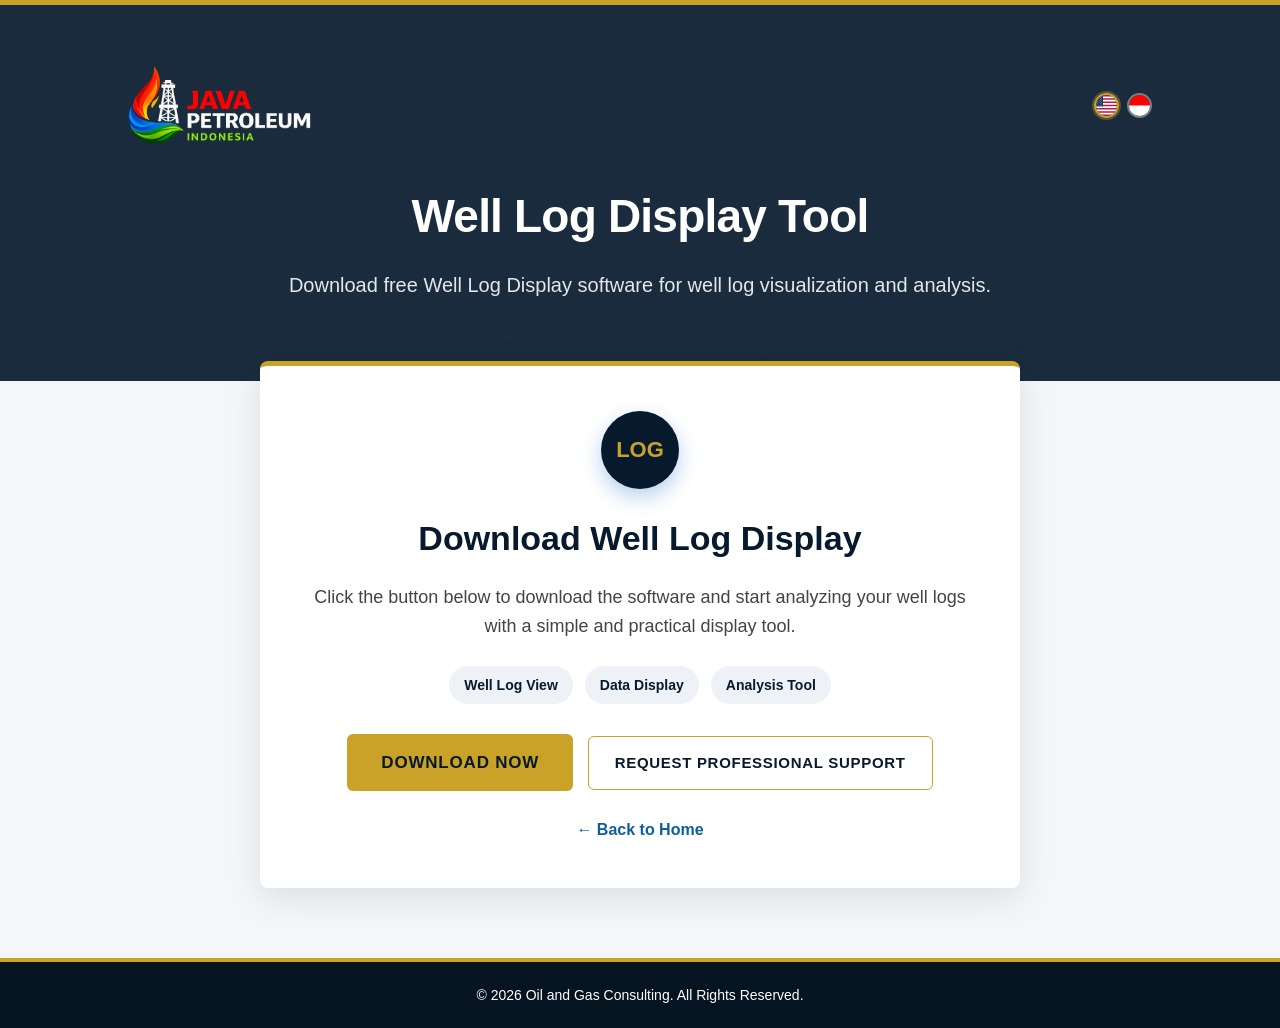
<file: oil-gas-company-profile-portfolio-update/well-log-display-download.html>
<!DOCTYPE html>
<html lang="en">

<head>
    <meta charset="UTF-8">

    <title>Download Well Log Display | Oil & Gas Tools</title>

    <link rel="icon" type="image/png" href="css/assets/logotest.png">

    <meta name="viewport" content="width=device-width, initial-scale=1.0">

    <meta name="description"
        content="Download Well Log Display tool for oil & gas well log visualization and analysis.">

    <!-- CSS -->
    <link rel="stylesheet" href="css/download.css">
</head>

<body>

    <!-- HEADER -->
    <header class="download-header">

        <div class="top-actions">

            <a href="index.html" class="logo-area" aria-label="Back to Home">
                <img src="css/assets/logotest2.png" alt="Java Petroleum Indonesia Logo">
            </a>

            <div class="lang-switcher">
                <button class="lang-btn active" data-lang="en" type="button" aria-label="English">
                    <img src="css/assets/us_flag_logo.png" alt="English Flag">
                </button>

                <button class="lang-btn" data-lang="id" type="button" aria-label="Bahasa Indonesia">
                    <img src="css/assets/id_flag_logo.png" alt="Indonesia Flag">
                </button>
            </div>

        </div>

        <h1 data-i18n="welllog_header_title">Well Log Display Tool</h1>

        <p data-i18n="welllog_header_desc">
            Download free Well Log Display software for well log visualization
            and analysis.
        </p>

    </header>

    <!-- MAIN -->
    <main class="download-main">

        <section class="download-box">

            <div class="tool-icon">
                LOG
            </div>

            <h2 data-i18n="welllog_box_title">Download Well Log Display</h2>

            <p data-i18n="welllog_box_desc">
                Click the button below to download the software and start analyzing
                your well logs with a simple and practical display tool.
            </p>

            <div class="features">
                <span data-i18n="welllog_feature_1">Well Log View</span>
                <span data-i18n="welllog_feature_2">Data Display</span>
                <span data-i18n="welllog_feature_3">Analysis Tool</span>
            </div>

            <a class="download-button"
                href="https://url-download-disini.com"
                target="_blank"
                rel="noopener noreferrer"
                data-i18n="download_now">
                Download Now
            </a>

            <a class="support-button" href="checkout.html?plan=well-log-support" data-i18n="professional_support">
                Request Professional Support
            </a>

            <a class="back-link" href="index.html" data-i18n="back_home">
                ← Back to Home
            </a>

        </section>

    </main>

    <!-- FOOTER -->
    <footer>
        <p>
            © <span id="currentYear">2026</span>
            <span data-i18n="footer_rights">Oil and Gas Consulting. All Rights Reserved.</span>
        </p>
    </footer>

    <!-- JS -->
    <script src="js/script.js"></script>

</body>

</html>
</file>
<file: css/style.css>
/* =========================
   RESET & ROOT
========================= */

:root {
    --primary: #071A2D;
    --secondary: #0E5E9C;
    --accent: #C9A227;
    --light: #F4F7FA;
    --soft-blue: #EAF1F8;
    --white: #ffffff;
    --text: #2F3A45;
    --muted: #6B7280;
}

* {
    margin: 0;
    padding: 0;
    box-sizing: border-box;
}

html {
    scroll-behavior: smooth;
}

body {
    font-family: 'Segoe UI', sans-serif;
    background: var(--light);
    color: var(--text);
    line-height: 1.6;
    overflow-x: hidden;
}

section {
    padding: 100px 10%;
    scroll-margin-top: 130px;
}

section h2 {
    color: var(--primary);
    font-size: 38px;
    letter-spacing: -0.8px;
    margin-bottom: 25px;
    position: relative;
}

section h2::after {
    content: "";
    display: block;
    width: 86px;
    height: 3px;
    background: var(--accent);
    margin-top: 12px;
    border-radius: 10px;
}

/* =========================
   NAVBAR
========================= */

#navbar {
    position: fixed;
    top: 0;
    left: 0;
    width: 100%;

    background: rgba(7, 26, 45, 0.88);
    backdrop-filter: blur(10px);

    border-top: 5px solid var(--accent);
    box-shadow: 0 4px 18px rgba(0, 0, 0, 0.18);

    z-index: 1000;

    padding: 18px 8%;

    display: flex;
    justify-content: space-between;
    align-items: center;

    transition: all 0.4s ease;
}

#navbar:hover {
    background: rgba(7, 26, 45, 0.95);
}

#navbar.sticky {
    padding: 8px 2%;
    background: rgba(7, 26, 45, 0.62);
    backdrop-filter: blur(0px);
    box-shadow: 0 4px 18px rgba(0, 0, 0, 0.18);
}

#navbar.sticky:hover {
    background: rgba(7, 26, 45, 0.85);
}

/* LOGO */

.logo {
    display: flex;
    align-items: center;
    flex-shrink: 0;
}

.logo img {
    height: 70px;
    width: auto;
    display: block;
    transition: 0.3s;
}

#navbar.sticky .logo img {
    height: 58px;
}

/* MENU */

#navMenu {
    display: flex;
    align-items: center;
    justify-content: center;
    gap: 24px;

    list-style: none;

    flex: 1;
}

#navMenu li {
    list-style: none;
    position: relative;
}

#navMenu a {
    position: relative;

    color: white;

    text-decoration: none;
    font-size: 14px;
    font-weight: 600;

    text-transform: uppercase;
    letter-spacing: 0.7px;

    transition: 0.3s;
}

#navMenu a::after {
    content: "";
    position: absolute;

    left: 0;
    bottom: -6px;

    width: 0;
    height: 2px;

    background: var(--accent);

    transition: 0.3s;
}

#navMenu a:hover::after,
#navMenu a.active::after {
    width: 100%;
}

#navMenu a:hover,
#navMenu a.active {
    color: var(--accent);
}

/* NAVBAR DROPDOWN */

.nav-dropdown {
    position: relative;
}

.dropdown-toggle {
    display: flex;
    align-items: center;
    gap: 7px;
}

.dropdown-toggle i {
    font-size: 11px;
    transition: 0.3s ease;
}

.dropdown-menu {
    position: absolute;

    top: calc(100% + 16px);
    left: 50%;

    min-width: 230px;

    background: rgba(7, 26, 45, 0.97);

    border-top: 3px solid var(--accent);
    border-radius: 8px;

    box-shadow: 0 12px 28px rgba(0, 0, 0, 0.25);

    list-style: none;

    padding: 10px 0;

    opacity: 0;
    visibility: hidden;
    pointer-events: none;

    transform: translateX(-50%) translateY(10px);

    transition: 0.3s ease;

    z-index: 1002;
}

.nav-dropdown:hover .dropdown-menu,
.nav-dropdown:focus-within .dropdown-menu {
    opacity: 1;
    visibility: visible;
    pointer-events: auto;

    transform: translateX(-50%) translateY(0);
}

.nav-dropdown:hover .dropdown-toggle i,
.nav-dropdown:focus-within .dropdown-toggle i {
    transform: rotate(180deg);
}

.dropdown-menu li {
    width: 100%;
}

.dropdown-menu a {
    display: block;

    padding: 12px 18px;

    color: white;

    font-size: 13px;
    font-weight: 600;

    text-transform: none;
    letter-spacing: 0.3px;

    white-space: nowrap;

    transition: 0.3s ease;
}

.dropdown-menu a::after {
    display: none !important;
}

.dropdown-menu a:hover {
    background: rgba(255, 255, 255, 0.08);
    color: var(--accent);
}

/* NAV ACTIONS */

.nav-actions {
    display: flex;
    align-items: center;
    gap: 12px;
    flex-shrink: 0;
}

/* LANGUAGE SWITCHER */

.lang-switcher {
    display: flex;
    align-items: center;
    gap: 8px;
}

.lang-btn {
    width: 25px;
    height: 25px;

    padding: 0;

    border: 2px solid rgba(255, 255, 255, 0.35);
    background: rgba(255, 255, 255, 0.08);

    border-radius: 50%;

    cursor: pointer;

    display: flex;
    align-items: center;
    justify-content: center;

    overflow: hidden;

    transition: 0.3s ease;
}

.lang-btn img {
    width: 100%;
    height: 100%;
    object-fit: cover;
    display: block;
}

.lang-btn:hover {
    transform: translateY(-2px);
    border-color: var(--accent);
}

.lang-btn.active {
    border-color: var(--accent);
    box-shadow: 0 0 0 2px rgba(201, 162, 39, 0.35);
}

/* MENU TOGGLE */

.menu-toggle {
    display: none;

    background: none;
    border: none;

    color: white;
    font-size: 26px;

    cursor: pointer;
}

/* =========================
   HERO
========================= */

.hero {
    background:
        linear-gradient(
            90deg,
            rgba(7, 26, 45, 0.92) 0%,
            rgba(7, 26, 45, 0.78) 45%,
            rgba(7, 26, 45, 0.45) 100%
        ),
        url('assets/header.jpg');

    background-size: cover;
    background-position: center;
    background-repeat: no-repeat;

    min-height: 100vh;

    display: flex;
    justify-content: flex-start;
    align-items: center;

    text-align: left;

    color: white;

    padding: 160px 10% 80px;

    opacity: 0;
    transform: translateY(40px);

    transition: 1.2s ease;
}

body.loaded .hero {
    opacity: 1;
    transform: translateY(0);
}

.hero-content {
    max-width: 780px;
}

.hero-label {
    display: inline-block;

    margin-bottom: 18px;

    padding: 8px 16px;

    background: rgba(201, 162, 39, 0.14);
    color: #F4D46B;

    border: 1px solid rgba(201, 162, 39, 0.45);
    border-radius: 50px;

    font-size: 13px;
    font-weight: 700;

    text-transform: uppercase;
    letter-spacing: 1.2px;
}

.hero h1 {
    font-size: 60px;
    line-height: 1.12;
    margin-bottom: 24px;
    font-weight: 700;

    text-shadow: 0 4px 15px rgba(0, 0, 0, 0.4);
}

.hero p {
    max-width: 720px;

    font-size: 21px;
    line-height: 1.8;

    color: #DDE6EF;
}

/* =========================
   BUTTONS
========================= */

.hero-buttons {
    margin-top: 35px;

    display: flex;
    justify-content: flex-start;
    gap: 18px;
    flex-wrap: wrap;
}

.btn {
    display: inline-block;

    padding: 13px 26px;

    border-radius: 6px;

    text-decoration: none;
    font-size: 14px;
    font-weight: 700;

    text-transform: uppercase;
    letter-spacing: 0.7px;

    transition: 0.3s;
}

.btn-primary {
    background: var(--accent);
    color: var(--primary);
}

.btn-primary:hover {
    background: #E0B93D;
    color: var(--primary);
    transform: translateY(-3px);
}

.btn-outline {
    border: 1.5px solid rgba(255, 255, 255, 0.85);
    color: white;
}

.btn-outline:hover {
    background: white;
    color: var(--primary);
    transform: translateY(-3px);
}

/* =========================
   ABOUT
========================= */

#about p {
    max-width: 1100px;

    font-size: 18px;
    line-height: 1.9;

    margin-bottom: 25px;

    color: #444;
}

.corporate-highlight {
    display: grid;
    grid-template-columns: repeat(3, 1fr);

    gap: 24px;

    margin-top: 40px;
}

.corporate-highlight div {
    background: white;

    padding: 28px;

    border-radius: 8px;

    border-top: 4px solid var(--accent);

    box-shadow: 0 8px 24px rgba(7, 26, 45, 0.08);
}

.corporate-highlight h3 {
    color: var(--primary);
    margin-bottom: 12px;
    font-size: 20px;
}

.corporate-highlight p {
    font-size: 16px !important;
    line-height: 1.8 !important;
    margin-bottom: 0 !important;
    color: var(--muted) !important;
}

/* =========================
   SERVICES
========================= */

.services {
    display: grid;

    grid-template-columns: repeat(auto-fit, minmax(280px, 1fr));

    gap: 30px;

    margin-top: 40px;
}

.card {
    background: #fff;

    padding: 35px 30px;

    border-radius: 8px;

    border: 1px solid rgba(7, 26, 45, 0.08);
    border-top: 4px solid var(--secondary);

    box-shadow: 0 8px 24px rgba(7, 26, 45, 0.08);

    transition: 0.4s ease;

    opacity: 0;
    transform: translateY(40px);
}

.card.show {
    opacity: 1;
    transform: translateY(0);
}

.card:hover {
    transform: translateY(-8px);
    box-shadow: 0 14px 32px rgba(7, 26, 45, 0.12);
}

.icon {
    font-size: 46px;

    color: var(--secondary);

    margin-bottom: 20px;

    transition: 0.3s;
}

.card:hover .icon {
    transform: scale(1.08);
}

.card h3 {
    color: var(--primary);

    margin-bottom: 15px;

    line-height: 1.4;

    font-size: 21px;
}

.card p {
    line-height: 1.8;
    color: var(--muted);

    margin-bottom: 15px;
}

.card ul {
    padding-left: 18px;
}

.card li {
    margin-bottom: 10px;
}

.card li a {
    color: var(--secondary);

    text-decoration: none;

    font-weight: 600;

    transition: 0.3s;
}

.card li a:hover {
    text-decoration: underline;
}

/* =========================
   EXPERIENCE
========================= */

#experience p {
    font-size: 18px;

    line-height: 1.9;

    max-width: 1000px;

    color: #444;
}

/* =========================
   CONTACT
========================= */

.contact-box {
    background: white;

    padding: 35px;

    border-radius: 8px;

    box-shadow: 0 5px 20px rgba(0, 0, 0, 0.08);

    max-width: 650px;

    transition: 0.3s;
}

.contact-box:hover {
    transform: translateY(-5px);
}

.contact-box p {
    margin-bottom: 18px;
    font-size: 17px;
}

.contact-box p:last-child {
    margin-bottom: 0;
}

.contact-box a {
    color: var(--secondary);

    text-decoration: none;

    transition: 0.3s;
}

.contact-box a:hover {
    text-decoration: underline;
}

/* =========================
   WHY CORPORATE SECTION
========================= */

.why-corporate {
    background: var(--primary);
    color: white;

    display: grid;
    grid-template-columns: 1fr 1.2fr;

    gap: 50px;

    align-items: center;
}

.section-label {
    display: inline-block;

    margin-bottom: 16px;

    color: var(--accent);

    font-size: 13px;
    font-weight: 800;

    text-transform: uppercase;
    letter-spacing: 1.4px;
}

.why-content h2 {
    color: white;
    margin-bottom: 22px;
}

.why-content h2::after {
    background: var(--accent);
}

.why-content p {
    font-size: 18px;
    color: #DDE6EF;
    line-height: 1.9;
}

.why-list {
    display: grid;
    gap: 22px;
}

.why-item {
    background: rgba(255, 255, 255, 0.06);

    padding: 28px;

    border-radius: 8px;

    border-left: 4px solid var(--accent);
}

.why-item h3 {
    color: var(--accent);
    margin-bottom: 10px;
}

.why-item p {
    color: #DDE6EF;
    line-height: 1.8;
}

/* =========================
   SELECTED EXPERIENCE
========================= */

.selected-experience {
    background: var(--light);
}

.section-intro {
    max-width: 950px;
    font-size: 18px;
    line-height: 1.9;
    color: #444;
    margin-bottom: 45px;
}

.experience-grid {
    display: grid;
    grid-template-columns: repeat(auto-fit, minmax(260px, 1fr));

    gap: 28px;
}

.experience-card {
    background: white;

    padding: 32px 28px;

    border-radius: 8px;

    border: 1px solid rgba(7, 26, 45, 0.08);
    border-top: 4px solid var(--accent);

    box-shadow: 0 8px 24px rgba(7, 26, 45, 0.08);

    transition: 0.3s ease;
}

.experience-card:hover {
    transform: translateY(-8px);
    box-shadow: 0 14px 32px rgba(7, 26, 45, 0.14);
}

.experience-tag {
    display: inline-block;

    margin-bottom: 16px;

    padding: 6px 12px;

    background: #EEF2F7;
    color: var(--secondary);

    border-radius: 50px;

    font-size: 12px;
    font-weight: 800;

    text-transform: uppercase;
    letter-spacing: 0.8px;
}

.experience-card h3 {
    color: var(--primary);

    font-size: 21px;
    line-height: 1.4;

    margin-bottom: 14px;
}

.experience-card p {
    color: var(--muted);

    line-height: 1.8;
}

/* =========================
   CONSULTANT PROFILE
========================= */

.consultant-profile {
    background: white;
}

.profile-wrapper {
    display: grid;
    grid-template-columns: 220px 1fr;

    gap: 45px;

    align-items: center;

    background: var(--primary);

    padding: 55px;

    border-radius: 10px;

    box-shadow: 0 12px 34px rgba(7, 26, 45, 0.18);
}

.profile-icon {
    width: 160px;
    height: 160px;

    border-radius: 50%;

    background: rgba(201, 162, 39, 0.12);
    color: var(--accent);

    display: flex;
    align-items: center;
    justify-content: center;

    font-size: 70px;

    border: 2px solid rgba(201, 162, 39, 0.35);
}

.profile-content h2 {
    color: white;
    margin-bottom: 20px;
}

.profile-content h2::after {
    background: var(--accent);
}

.profile-content p {
    color: #DDE6EF;

    font-size: 18px;
    line-height: 1.9;

    margin-bottom: 28px;
}

.profile-points {
    display: flex;
    flex-wrap: wrap;

    gap: 12px;
}

.profile-points span {
    background: rgba(255, 255, 255, 0.08);
    color: #F4D46B;

    padding: 9px 14px;

    border-radius: 50px;

    font-size: 14px;
    font-weight: 700;
}

/* =========================
   FAQ SECTION
========================= */

.faq-section {
    background: var(--light);
}

.faq-list {
    max-width: 950px;

    display: grid;
    gap: 16px;
}

.faq-item {
    background: white;

    border-radius: 8px;

    border: 1px solid rgba(7, 26, 45, 0.08);

    box-shadow: 0 6px 20px rgba(7, 26, 45, 0.06);

    overflow: hidden;
}

.faq-item summary {
    padding: 22px 26px;

    cursor: pointer;

    color: var(--primary);

    font-size: 18px;
    font-weight: 700;

    list-style: none;

    position: relative;
}

.faq-item summary::-webkit-details-marker {
    display: none;
}

.faq-item summary::after {
    content: "+";

    position: absolute;
    right: 26px;
    top: 50%;

    transform: translateY(-50%);

    color: var(--accent);

    font-size: 28px;
    font-weight: 400;
}

.faq-item[open] summary::after {
    content: "−";
}

.faq-item p {
    padding: 0 26px 24px;

    color: var(--muted);

    line-height: 1.8;
}

/* =========================
   FLOATING WHATSAPP
========================= */

.whatsapp-float {
    position: fixed;

    right: 24px;
    bottom: 24px;

    width: 56px;
    height: 56px;

    background: #25D366;
    color: white;

    border-radius: 50%;

    display: flex;
    align-items: center;
    justify-content: center;

    font-size: 30px;

    text-decoration: none;

    box-shadow: 0 8px 20px rgba(0, 0, 0, 0.25);

    z-index: 999;

    transition: 0.3s;
}

.whatsapp-float:hover {
    transform: scale(1.08);
}

/* =========================
   FOOTER
========================= */

footer {
    background: #061421;

    color: white;

    text-align: center;

    padding: 22px;

    font-size: 14px;

    border-top: 4px solid var(--accent);
}

/* =========================
   REVEAL ANIMATION
========================= */

section h2,
section p {
    opacity: 0;
    transform: translateY(30px);

    transition: 0.8s ease;
}

section h2.show,
section p.show {
    opacity: 1;
    transform: translateY(0);
}

.experience-card,
.profile-wrapper,
.faq-item {
    opacity: 0;
    transform: translateY(35px);
    transition: 0.8s ease;
}

.experience-card.show,
.profile-wrapper.show,
.faq-item.show {
    opacity: 1;
    transform: translateY(0);
}

/* =========================
   RESPONSIVE TABLET
========================= */

@media (max-width: 992px) {
    .hero h1 {
        font-size: 52px;
    }

    .hero p {
        font-size: 21px;
    }
}

/* =========================
   RESPONSIVE MOBILE LARGE
========================= */

@media (max-width: 900px) {
    .hero {
        text-align: center;
        justify-content: center;
        padding-left: 8%;
        padding-right: 8%;
    }

    .hero p {
        margin: 0 auto;
    }

    .hero-buttons {
        justify-content: center;
    }

    .corporate-highlight {
        grid-template-columns: 1fr;
    }

    .why-corporate {
        grid-template-columns: 1fr;
    }
}

/* =========================
   RESPONSIVE MOBILE
========================= */

@media (max-width: 768px) {

    #navbar {
        padding: 14px 6%;
    }

    #navbar.sticky {
        padding: 12px 6%;
    }

    .logo img {
        height: 55px;
    }

    #navbar.sticky .logo img {
        height: 50px;
    }

    .menu-toggle {
        display: block;
    }

    .lang-btn {
        width: 25px;
        height: 25px;
    }

    #navMenu {
        position: absolute;

        top: 100%;
        left: 0;

        width: 100%;

        background: rgba(7, 26, 45, 0.98);

        flex-direction: column;

        gap: 0;

        padding: 0;

        max-height: 0;
        overflow: hidden;

        transition: max-height 0.4s ease;
    }

    #navMenu.open {
        max-height: 520px;
    }

    #navMenu li {
        width: 100%;
        text-align: center;
    }

    #navMenu li a {
        display: block;

        padding: 16px;

        border-top: 1px solid rgba(255, 255, 255, 0.1);
    }

    #navMenu a::after {
        display: none;
    }

    .nav-dropdown {
        width: 100%;
    }

    .nav-dropdown .dropdown-toggle {
        display: flex;
        justify-content: center;
        align-items: center;
    }

    .dropdown-menu {
        position: static;

        min-width: 100%;

        transform: none;

        background: rgba(255, 255, 255, 0.04);

        border-top: none;
        border-radius: 0;

        box-shadow: none;

        padding: 0;

        opacity: 0;
        visibility: hidden;
        pointer-events: none;

        max-height: 0;
        overflow: hidden;

        transition: 0.3s ease;
    }

    .nav-dropdown:hover .dropdown-menu,
    .nav-dropdown:focus-within .dropdown-menu {
        opacity: 1;
        visibility: visible;
        pointer-events: auto;

        max-height: 220px;

        transform: none;
    }

    .dropdown-menu a {
        padding: 13px 16px 13px 34px !important;

        font-size: 13px;

        color: #DDE6EF;

        border-top: 1px solid rgba(255, 255, 255, 0.08);
    }

    .dropdown-menu a:hover {
        background: rgba(255, 255, 255, 0.08);
        color: var(--accent);
    }

    .hero {
        min-height: 90vh;
        padding-top: 140px;
    }

    .hero h1 {
        font-size: 40px;
    }

    .hero p {
        font-size: 18px;
    }

    section {
        padding: 80px 8%;
    }

    section h2 {
        font-size: 32px;
    }

    .contact-box {
        padding: 28px;
    }

    .profile-wrapper {
        grid-template-columns: 1fr;

        padding: 38px 28px;

        text-align: center;
    }

    .profile-icon {
        margin: 0 auto;

        width: 130px;
        height: 130px;

        font-size: 56px;
    }

    .profile-content h2::after {
        margin-left: auto;
        margin-right: auto;
    }

    .profile-points {
        justify-content: center;
    }

    .faq-item summary {
        padding-right: 58px;
        font-size: 16px;
    }
}

/* =========================
   RESPONSIVE SMALL MOBILE
========================= */

@media (max-width: 480px) {
    .hero h1 {
        font-size: 34px;
    }

    .hero p {
        font-size: 16px;
    }

    .btn {
        width: 100%;
        max-width: 260px;
        text-align: center;
    }

    .services {
        grid-template-columns: 1fr;
    }

    .whatsapp-float {
        width: 50px;
        height: 50px;

        font-size: 26px;

        right: 18px;
        bottom: 18px;
    }
}
/* =========================
   PROFESSIONAL PURCHASE
========================= */

.purchase-section {
    background: white;
}

.purchase-steps {
    display: grid;
    grid-template-columns: repeat(3, 1fr);
    gap: 18px;
    margin-bottom: 42px;
}

.purchase-step {
    background: var(--light);
    border-left: 4px solid var(--accent);
    border-radius: 8px;
    padding: 20px 22px;
    display: flex;
    align-items: center;
    gap: 14px;
    box-shadow: 0 6px 18px rgba(7, 26, 45, 0.05);
}

.purchase-step strong {
    color: var(--accent);
    font-size: 22px;
    letter-spacing: 0.5px;
}

.purchase-step span {
    color: var(--primary);
    font-weight: 700;
}

.pricing-grid {
    display: grid;
    grid-template-columns: repeat(3, 1fr);
    gap: 28px;
}

.pricing-card {
    background: var(--light);
    border: 1px solid rgba(7, 26, 45, 0.08);
    border-top: 4px solid var(--secondary);
    border-radius: 10px;
    padding: 34px 28px;
    display: flex;
    flex-direction: column;
    min-height: 100%;
    box-shadow: 0 10px 28px rgba(7, 26, 45, 0.08);
    transition: 0.3s ease;
    opacity: 0;
    transform: translateY(35px);
}

.pricing-card.show {
    opacity: 1;
    transform: translateY(0);
}

.pricing-card:hover {
    transform: translateY(-8px);
    box-shadow: 0 16px 36px rgba(7, 26, 45, 0.14);
}

.pricing-card.featured {
    background: white;
    border-top-color: var(--accent);
    position: relative;
}

.pricing-badge {
    display: inline-block;
    margin-bottom: 16px;
    padding: 6px 12px;
    background: #EEF2F7;
    color: var(--secondary);
    border-radius: 50px;
    font-size: 12px;
    font-weight: 800;
    text-transform: uppercase;
    letter-spacing: 0.8px;
}

.pricing-card.featured .pricing-badge {
    background: rgba(201, 162, 39, 0.14);
    color: var(--primary);
}

.pricing-card h3 {
    color: var(--primary);
    font-size: 24px;
    line-height: 1.35;
    margin-bottom: 12px;
}

.pricing-card p {
    color: var(--muted);
    line-height: 1.8;
    margin-bottom: 22px;
}

.price {
    color: var(--primary);
    font-size: 24px;
    font-weight: 800;
    margin-bottom: 20px;
}

.pricing-card ul {
    padding-left: 20px;
    margin-bottom: 28px;
}

.pricing-card li {
    color: #444;
    line-height: 1.7;
    margin-bottom: 10px;
}

.pricing-card .btn {
    margin-top: auto;
    text-align: center;
}

.purchase-note {
    margin-top: 34px;
    background: rgba(7, 26, 45, 0.04);
    border: 1px solid rgba(7, 26, 45, 0.08);
    border-left: 4px solid var(--accent);
    border-radius: 8px;
    padding: 18px 22px;
    display: flex;
    align-items: flex-start;
    gap: 12px;
    color: var(--primary);
    line-height: 1.7;
}

.purchase-note i {
    color: var(--accent);
    margin-top: 4px;
}

/* =========================
   CHECKOUT PAGE
========================= */

.checkout-page section h2,
.checkout-page section p {
    opacity: 1;
    transform: none;
}

.checkout-hero {
    background:
        linear-gradient(
            90deg,
            rgba(7, 26, 45, 0.94),
            rgba(7, 26, 45, 0.78)
        ),
        url('assets/header.jpg');
    background-size: cover;
    background-position: center;
    color: white;
    padding: 165px 10% 90px;
}

.checkout-hero-content {
    max-width: 850px;
}

.checkout-hero h1 {
    font-size: 54px;
    line-height: 1.15;
    margin-bottom: 20px;
}

.checkout-hero p {
    color: #DDE6EF;
    font-size: 19px;
    line-height: 1.8;
}

.checkout-section {
    background: var(--light);
    padding: 90px 10%;
}

.checkout-layout {
    display: grid;
    grid-template-columns: 1.25fr 0.75fr;
    gap: 30px;
    align-items: start;
}

.checkout-card {
    background: white;
    border-radius: 10px;
    border: 1px solid rgba(7, 26, 45, 0.08);
    border-top: 4px solid var(--accent);
    padding: 34px;
    box-shadow: 0 10px 28px rgba(7, 26, 45, 0.08);
}

.checkout-card h2 {
    color: var(--primary);
    font-size: 30px;
    margin-bottom: 24px;
}

.checkout-card h2::after {
    content: "";
    display: block;
    width: 70px;
    height: 3px;
    background: var(--accent);
    margin-top: 10px;
    border-radius: 10px;
}

.checkout-form {
    display: grid;
    gap: 13px;
}

.checkout-form label {
    color: var(--primary);
    font-weight: 700;
    margin-top: 4px;
}

.checkout-form input,
.checkout-form select,
.checkout-form textarea {
    width: 100%;
    border: 1px solid rgba(7, 26, 45, 0.16);
    border-radius: 7px;
    padding: 13px 14px;
    font: inherit;
    color: var(--text);
    background: white;
    outline: none;
    transition: 0.25s ease;
}

.checkout-form input:focus,
.checkout-form select:focus,
.checkout-form textarea:focus {
    border-color: var(--secondary);
    box-shadow: 0 0 0 3px rgba(14, 94, 156, 0.12);
}

.checkout-submit {
    border: none;
    cursor: pointer;
    margin-top: 12px;
}

.form-note {
    color: var(--muted);
    font-size: 14px;
    line-height: 1.7;
    margin-top: 4px;
}

.summary-card {
    position: sticky;
    top: 120px;
}

.summary-card h2 {
    font-size: 28px;
    margin-bottom: 14px;
}

.summary-card p {
    color: var(--muted);
    line-height: 1.8;
    margin-bottom: 24px;
}

.summary-list {
    display: grid;
    gap: 15px;
    margin-bottom: 24px;
}

.summary-list div {
    background: var(--light);
    padding: 15px;
    border-radius: 8px;
    display: grid;
    gap: 6px;
}

.summary-list strong {
    color: var(--primary);
}

.summary-list span {
    color: var(--muted);
    line-height: 1.6;
}

@media (max-width: 992px) {
    .pricing-grid,
    .purchase-steps,
    .checkout-layout {
        grid-template-columns: 1fr;
    }

    .summary-card {
        position: static;
    }
}

@media (max-width: 768px) {
    .checkout-hero {
        padding: 145px 8% 75px;
        text-align: center;
    }

    .checkout-hero h1 {
        font-size: 38px;
    }

    .checkout-hero p {
        font-size: 17px;
    }

    .checkout-section {
        padding: 75px 8%;
    }

    .checkout-card {
        padding: 28px 22px;
    }

    .purchase-note {
        align-items: flex-start;
    }
}


/* =========================
   INNER PAGES: COMPANY & PORTFOLIO
========================= */

.logo a {
    display: inline-flex;
    align-items: center;
}

.inner-page-hero {
    min-height: 72vh;
    background:
        linear-gradient(
            90deg,
            rgba(7, 26, 45, 0.95),
            rgba(7, 26, 45, 0.72)
        ),
        url('assets/header.jpg');

    background-size: cover;
    background-position: center;
    background-repeat: no-repeat;

    color: white;

    display: flex;
    align-items: center;

    padding: 165px 10% 90px;
}

.inner-hero-content {
    max-width: 880px;
}

.inner-hero-content h1 {
    font-size: 56px;
    line-height: 1.15;
    margin-bottom: 22px;
    color: white;
}

.inner-hero-content p {
    font-size: 20px;
    line-height: 1.8;
    color: #DDE6EF;
    max-width: 820px;
}

.two-column-layout {
    display: grid;
    grid-template-columns: 1.05fr 0.95fr;
    gap: 46px;
    align-items: center;
}

.two-column-layout p,
.detail-intro p {
    font-size: 18px;
    line-height: 1.9;
    color: #444;
    margin-bottom: 18px;
}

.company-card,
.value-card,
.portfolio-card,
.fact-card,
.capability-card,
.cta-panel {
    opacity: 0;
    transform: translateY(35px);
    transition: 0.8s ease;
}

.company-card.show,
.value-card.show,
.portfolio-card.show,
.fact-card.show,
.capability-card.show,
.cta-panel.show {
    opacity: 1;
    transform: translateY(0);
}

.company-card,
.value-card,
.portfolio-card {
    background: white;
    border-radius: 8px;
    border: 1px solid rgba(7, 26, 45, 0.08);
    border-top: 4px solid var(--accent);
    box-shadow: 0 8px 24px rgba(7, 26, 45, 0.08);
    padding: 32px 28px;
}

.company-card h3,
.value-card h3,
.portfolio-card h3 {
    color: var(--primary);
    font-size: 22px;
    line-height: 1.4;
    margin-bottom: 14px;
}

.company-card p,
.value-card p,
.portfolio-card p {
    color: var(--muted);
    line-height: 1.8;
}

.identity-card {
    border-top-color: var(--secondary);
}

.identity-list {
    list-style: none;
    padding: 0;
    display: grid;
    gap: 16px;
}

.identity-list li {
    color: var(--muted);
    line-height: 1.7;
    border-bottom: 1px solid rgba(7, 26, 45, 0.08);
    padding-bottom: 12px;
}

.identity-list li:last-child {
    border-bottom: none;
    padding-bottom: 0;
}

.identity-list strong {
    color: var(--primary);
}

.company-facts-section {
    background: var(--primary);
    padding-top: 65px;
    padding-bottom: 65px;
}

.fact-grid {
    display: grid;
    grid-template-columns: repeat(3, 1fr);
    gap: 24px;
}

.fact-card {
    background: rgba(255, 255, 255, 0.06);
    border-left: 4px solid var(--accent);
    border-radius: 8px;
    padding: 26px;
    color: white;
}

.fact-card strong {
    display: block;
    color: var(--accent);
    font-size: 24px;
    margin-bottom: 12px;
}

.fact-card span {
    color: #DDE6EF;
    line-height: 1.8;
    font-weight: 600;
}

.mission-grid,
.value-grid {
    display: grid;
    grid-template-columns: repeat(auto-fit, minmax(280px, 1fr));
    gap: 28px;
}

.card-icon {
    width: 58px;
    height: 58px;
    border-radius: 50%;
    background: #EEF2F7;
    color: var(--secondary);
    display: flex;
    align-items: center;
    justify-content: center;
    font-size: 26px;
    margin-bottom: 20px;
}

.values-section,
.portfolio-intro-section {
    background: var(--light);
}

.competency-section,
.capability-summary-section {
    background: white;
}

.profile-list {
    display: grid;
    gap: 14px;
}

.profile-list div {
    background: var(--light);
    border-left: 4px solid var(--accent);
    border-radius: 8px;
    padding: 18px 20px;
    display: flex;
    align-items: flex-start;
    gap: 14px;
    color: var(--primary);
    font-weight: 700;
}

.profile-list i {
    color: var(--accent);
    margin-top: 4px;
}

.page-cta-section {
    background: var(--light);
}

.cta-panel {
    background: var(--primary);
    color: white;
    border-radius: 10px;
    padding: 52px;
    box-shadow: 0 12px 34px rgba(7, 26, 45, 0.16);
}

.cta-panel h2 {
    color: white;
    margin-bottom: 18px;
}

.cta-panel h2::after {
    background: var(--accent);
}

.cta-panel p {
    color: #DDE6EF;
    max-width: 850px;
    font-size: 18px;
    line-height: 1.9;
    margin-bottom: 28px;
}

.light-panel {
    background: white;
    color: var(--text);
    border-top: 4px solid var(--accent);
}

.light-panel h2 {
    color: var(--primary);
}

.light-panel p {
    color: var(--muted);
}

.portfolio-grid {
    display: grid;
    grid-template-columns: repeat(auto-fit, minmax(300px, 1fr));
    gap: 28px;
}

.portfolio-card {
    position: relative;
    overflow: hidden;
}

.portfolio-card:hover {
    transform: translateY(-8px);
    box-shadow: 0 14px 32px rgba(7, 26, 45, 0.14);
}

.portfolio-tag {
    display: inline-block;
    margin-bottom: 18px;
    padding: 6px 12px;
    background: #EEF2F7;
    color: var(--secondary);
    border-radius: 50px;
    font-size: 12px;
    font-weight: 800;
    text-transform: uppercase;
    letter-spacing: 0.8px;
}

.portfolio-icon {
    color: var(--secondary);
    font-size: 38px;
    margin-bottom: 16px;
}

.portfolio-card ul {
    margin-top: 18px;
    padding-left: 20px;
}

.portfolio-card li {
    margin-bottom: 9px;
    color: #444;
    line-height: 1.6;
}

.capability-grid {
    display: grid;
    grid-template-columns: repeat(2, 1fr);
    gap: 18px;
}

.capability-card {
    background: var(--light);
    border-radius: 8px;
    border-left: 4px solid var(--accent);
    padding: 24px;
    color: var(--primary);
    font-weight: 800;
    line-height: 1.6;
}

.confidentiality-section {
    background: var(--light);
}

@media (max-width: 1050px) {
    #navMenu {
        gap: 20px;
    }

    #navMenu a {
        font-size: 13px;
    }
}

@media (max-width: 900px) {
    .two-column-layout,
    .fact-grid,
    .capability-grid {
        grid-template-columns: 1fr;
    }
}

@media (max-width: 768px) {
    .inner-page-hero {
        padding: 145px 8% 75px;
        text-align: center;
    }

    .inner-hero-content h1 {
        font-size: 38px;
    }

    .inner-hero-content p {
        font-size: 17px;
    }

    .cta-panel {
        padding: 38px 28px;
        text-align: center;
    }

    .cta-panel h2::after {
        margin-left: auto;
        margin-right: auto;
    }
}
</file>
<file: oil-gas-company-profile-portfolio-update/css/style.css>
/* =========================
   RESET & ROOT
========================= */

:root {
    --primary: #071A2D;
    --secondary: #0E5E9C;
    --accent: #C9A227;
    --light: #F4F7FA;
    --soft-blue: #EAF1F8;
    --white: #ffffff;
    --text: #2F3A45;
    --muted: #6B7280;
}

* {
    margin: 0;
    padding: 0;
    box-sizing: border-box;
}

html {
    scroll-behavior: smooth;
}

body {
    font-family: 'Segoe UI', sans-serif;
    background: var(--light);
    color: var(--text);
    line-height: 1.6;
    overflow-x: hidden;
}

section {
    padding: 100px 10%;
    scroll-margin-top: 130px;
}

section h2 {
    color: var(--primary);
    font-size: 38px;
    letter-spacing: -0.8px;
    margin-bottom: 25px;
    position: relative;
}

section h2::after {
    content: "";
    display: block;
    width: 86px;
    height: 3px;
    background: var(--accent);
    margin-top: 12px;
    border-radius: 10px;
}

/* =========================
   NAVBAR
========================= */

#navbar {
    position: fixed;
    top: 0;
    left: 0;
    width: 100%;

    background: rgba(7, 26, 45, 0.88);
    backdrop-filter: blur(10px);

    border-top: 5px solid var(--accent);
    box-shadow: 0 4px 18px rgba(0, 0, 0, 0.18);

    z-index: 1000;

    padding: 18px 8%;

    display: flex;
    justify-content: space-between;
    align-items: center;

    transition: all 0.4s ease;
}

#navbar:hover {
    background: rgba(7, 26, 45, 0.95);
}

#navbar.sticky {
    padding: 8px 2%;
    background: rgba(7, 26, 45, 0.62);
    backdrop-filter: blur(0px);
    box-shadow: 0 4px 18px rgba(0, 0, 0, 0.18);
}

#navbar.sticky:hover {
    background: rgba(7, 26, 45, 0.85);
}

/* LOGO */

.logo {
    display: flex;
    align-items: center;
    flex-shrink: 0;
}

.logo img {
    height: 70px;
    width: auto;
    display: block;
    transition: 0.3s;
}

#navbar.sticky .logo img {
    height: 58px;
}

/* MENU */

#navMenu {
    display: flex;
    align-items: center;
    justify-content: center;
    gap: 24px;

    list-style: none;

    flex: 1;
}

#navMenu li {
    list-style: none;
    position: relative;
}

#navMenu a {
    position: relative;

    color: white;

    text-decoration: none;
    font-size: 14px;
    font-weight: 600;

    text-transform: uppercase;
    letter-spacing: 0.7px;

    transition: 0.3s;
}

#navMenu a::after {
    content: "";
    position: absolute;

    left: 0;
    bottom: -6px;

    width: 0;
    height: 2px;

    background: var(--accent);

    transition: 0.3s;
}

#navMenu a:hover::after,
#navMenu a.active::after {
    width: 100%;
}

#navMenu a:hover,
#navMenu a.active {
    color: var(--accent);
}

/* NAVBAR DROPDOWN */

.nav-dropdown {
    position: relative;
}

.dropdown-toggle {
    display: flex;
    align-items: center;
    gap: 7px;
}

.dropdown-toggle i {
    font-size: 11px;
    transition: 0.3s ease;
}

.dropdown-menu {
    position: absolute;

    top: calc(100% + 16px);
    left: 50%;

    min-width: 230px;

    background: rgba(7, 26, 45, 0.97);

    border-top: 3px solid var(--accent);
    border-radius: 8px;

    box-shadow: 0 12px 28px rgba(0, 0, 0, 0.25);

    list-style: none;

    padding: 10px 0;

    opacity: 0;
    visibility: hidden;
    pointer-events: none;

    transform: translateX(-50%) translateY(10px);

    transition: 0.3s ease;

    z-index: 1002;
}

.nav-dropdown:hover .dropdown-menu,
.nav-dropdown:focus-within .dropdown-menu {
    opacity: 1;
    visibility: visible;
    pointer-events: auto;

    transform: translateX(-50%) translateY(0);
}

.nav-dropdown:hover .dropdown-toggle i,
.nav-dropdown:focus-within .dropdown-toggle i {
    transform: rotate(180deg);
}

.dropdown-menu li {
    width: 100%;
}

.dropdown-menu a {
    display: block;

    padding: 12px 18px;

    color: white;

    font-size: 13px;
    font-weight: 600;

    text-transform: none;
    letter-spacing: 0.3px;

    white-space: nowrap;

    transition: 0.3s ease;
}

.dropdown-menu a::after {
    display: none !important;
}

.dropdown-menu a:hover {
    background: rgba(255, 255, 255, 0.08);
    color: var(--accent);
}

/* NAV ACTIONS */

.nav-actions {
    display: flex;
    align-items: center;
    gap: 12px;
    flex-shrink: 0;
}

/* LANGUAGE SWITCHER */

.lang-switcher {
    display: flex;
    align-items: center;
    gap: 8px;
}

.lang-btn {
    width: 25px;
    height: 25px;

    padding: 0;

    border: 2px solid rgba(255, 255, 255, 0.35);
    background: rgba(255, 255, 255, 0.08);

    border-radius: 50%;

    cursor: pointer;

    display: flex;
    align-items: center;
    justify-content: center;

    overflow: hidden;

    transition: 0.3s ease;
}

.lang-btn img {
    width: 100%;
    height: 100%;
    object-fit: cover;
    display: block;
}

.lang-btn:hover {
    transform: translateY(-2px);
    border-color: var(--accent);
}

.lang-btn.active {
    border-color: var(--accent);
    box-shadow: 0 0 0 2px rgba(201, 162, 39, 0.35);
}

/* MENU TOGGLE */

.menu-toggle {
    display: none;

    background: none;
    border: none;

    color: white;
    font-size: 26px;

    cursor: pointer;
}

/* =========================
   HERO
========================= */

.hero {
    background:
        linear-gradient(
            90deg,
            rgba(7, 26, 45, 0.92) 0%,
            rgba(7, 26, 45, 0.78) 45%,
            rgba(7, 26, 45, 0.45) 100%
        ),
        url('assets/header.jpg');

    background-size: cover;
    background-position: center;
    background-repeat: no-repeat;

    min-height: 100vh;

    display: flex;
    justify-content: flex-start;
    align-items: center;

    text-align: left;

    color: white;

    padding: 160px 10% 80px;

    opacity: 0;
    transform: translateY(40px);

    transition: 1.2s ease;
}

body.loaded .hero {
    opacity: 1;
    transform: translateY(0);
}

.hero-content {
    max-width: 780px;
}

.hero-label {
    display: inline-block;

    margin-bottom: 18px;

    padding: 8px 16px;

    background: rgba(201, 162, 39, 0.14);
    color: #F4D46B;

    border: 1px solid rgba(201, 162, 39, 0.45);
    border-radius: 50px;

    font-size: 13px;
    font-weight: 700;

    text-transform: uppercase;
    letter-spacing: 1.2px;
}

.hero h1 {
    font-size: 60px;
    line-height: 1.12;
    margin-bottom: 24px;
    font-weight: 700;

    text-shadow: 0 4px 15px rgba(0, 0, 0, 0.4);
}

.hero p {
    max-width: 720px;

    font-size: 21px;
    line-height: 1.8;

    color: #DDE6EF;
}

/* =========================
   BUTTONS
========================= */

.hero-buttons {
    margin-top: 35px;

    display: flex;
    justify-content: flex-start;
    gap: 18px;
    flex-wrap: wrap;
}

.btn {
    display: inline-block;

    padding: 13px 26px;

    border-radius: 6px;

    text-decoration: none;
    font-size: 14px;
    font-weight: 700;

    text-transform: uppercase;
    letter-spacing: 0.7px;

    transition: 0.3s;
}

.btn-primary {
    background: var(--accent);
    color: var(--primary);
}

.btn-primary:hover {
    background: #E0B93D;
    color: var(--primary);
    transform: translateY(-3px);
}

.btn-outline {
    border: 1.5px solid rgba(255, 255, 255, 0.85);
    color: white;
}

.btn-outline:hover {
    background: white;
    color: var(--primary);
    transform: translateY(-3px);
}

/* =========================
   ABOUT
========================= */

#about p {
    max-width: 1100px;

    font-size: 18px;
    line-height: 1.9;

    margin-bottom: 25px;

    color: #444;
}

.corporate-highlight {
    display: grid;
    grid-template-columns: repeat(3, 1fr);

    gap: 24px;

    margin-top: 40px;
}

.corporate-highlight div {
    background: white;

    padding: 28px;

    border-radius: 8px;

    border-top: 4px solid var(--accent);

    box-shadow: 0 8px 24px rgba(7, 26, 45, 0.08);
}

.corporate-highlight h3 {
    color: var(--primary);
    margin-bottom: 12px;
    font-size: 20px;
}

.corporate-highlight p {
    font-size: 16px !important;
    line-height: 1.8 !important;
    margin-bottom: 0 !important;
    color: var(--muted) !important;
}

/* =========================
   SERVICES
========================= */

.services {
    display: grid;

    grid-template-columns: repeat(auto-fit, minmax(280px, 1fr));

    gap: 30px;

    margin-top: 40px;
}

.card {
    background: #fff;

    padding: 35px 30px;

    border-radius: 8px;

    border: 1px solid rgba(7, 26, 45, 0.08);
    border-top: 4px solid var(--secondary);

    box-shadow: 0 8px 24px rgba(7, 26, 45, 0.08);

    transition: 0.4s ease;

    opacity: 0;
    transform: translateY(40px);
}

.card.show {
    opacity: 1;
    transform: translateY(0);
}

.card:hover {
    transform: translateY(-8px);
    box-shadow: 0 14px 32px rgba(7, 26, 45, 0.12);
}

.icon {
    font-size: 46px;

    color: var(--secondary);

    margin-bottom: 20px;

    transition: 0.3s;
}

.card:hover .icon {
    transform: scale(1.08);
}

.card h3 {
    color: var(--primary);

    margin-bottom: 15px;

    line-height: 1.4;

    font-size: 21px;
}

.card p {
    line-height: 1.8;
    color: var(--muted);

    margin-bottom: 15px;
}

.card ul {
    padding-left: 18px;
}

.card li {
    margin-bottom: 10px;
}

.card li a {
    color: var(--secondary);

    text-decoration: none;

    font-weight: 600;

    transition: 0.3s;
}

.card li a:hover {
    text-decoration: underline;
}

/* =========================
   EXPERIENCE
========================= */

#experience p {
    font-size: 18px;

    line-height: 1.9;

    max-width: 1000px;

    color: #444;
}

/* =========================
   CONTACT
========================= */

.contact-box {
    background: white;

    padding: 35px;

    border-radius: 8px;

    box-shadow: 0 5px 20px rgba(0, 0, 0, 0.08);

    max-width: 650px;

    transition: 0.3s;
}

.contact-box:hover {
    transform: translateY(-5px);
}

.contact-box p {
    margin-bottom: 18px;
    font-size: 17px;
}

.contact-box p:last-child {
    margin-bottom: 0;
}

.contact-box a {
    color: var(--secondary);

    text-decoration: none;

    transition: 0.3s;
}

.contact-box a:hover {
    text-decoration: underline;
}

/* =========================
   WHY CORPORATE SECTION
========================= */

.why-corporate {
    background: var(--primary);
    color: white;

    display: grid;
    grid-template-columns: 1fr 1.2fr;

    gap: 50px;

    align-items: center;
}

.section-label {
    display: inline-block;

    margin-bottom: 16px;

    color: var(--accent);

    font-size: 13px;
    font-weight: 800;

    text-transform: uppercase;
    letter-spacing: 1.4px;
}

.why-content h2 {
    color: white;
    margin-bottom: 22px;
}

.why-content h2::after {
    background: var(--accent);
}

.why-content p {
    font-size: 18px;
    color: #DDE6EF;
    line-height: 1.9;
}

.why-list {
    display: grid;
    gap: 22px;
}

.why-item {
    background: rgba(255, 255, 255, 0.06);

    padding: 28px;

    border-radius: 8px;

    border-left: 4px solid var(--accent);
}

.why-item h3 {
    color: var(--accent);
    margin-bottom: 10px;
}

.why-item p {
    color: #DDE6EF;
    line-height: 1.8;
}

/* =========================
   SELECTED EXPERIENCE
========================= */

.selected-experience {
    background: var(--light);
}

.section-intro {
    max-width: 950px;
    font-size: 18px;
    line-height: 1.9;
    color: #444;
    margin-bottom: 45px;
}

.experience-grid {
    display: grid;
    grid-template-columns: repeat(auto-fit, minmax(260px, 1fr));

    gap: 28px;
}

.experience-card {
    background: white;

    padding: 32px 28px;

    border-radius: 8px;

    border: 1px solid rgba(7, 26, 45, 0.08);
    border-top: 4px solid var(--accent);

    box-shadow: 0 8px 24px rgba(7, 26, 45, 0.08);

    transition: 0.3s ease;
}

.experience-card:hover {
    transform: translateY(-8px);
    box-shadow: 0 14px 32px rgba(7, 26, 45, 0.14);
}

.experience-tag {
    display: inline-block;

    margin-bottom: 16px;

    padding: 6px 12px;

    background: #EEF2F7;
    color: var(--secondary);

    border-radius: 50px;

    font-size: 12px;
    font-weight: 800;

    text-transform: uppercase;
    letter-spacing: 0.8px;
}

.experience-card h3 {
    color: var(--primary);

    font-size: 21px;
    line-height: 1.4;

    margin-bottom: 14px;
}

.experience-card p {
    color: var(--muted);

    line-height: 1.8;
}

/* =========================
   CONSULTANT PROFILE
========================= */

.consultant-profile {
    background: white;
}

.profile-wrapper {
    display: grid;
    grid-template-columns: 220px 1fr;

    gap: 45px;

    align-items: center;

    background: var(--primary);

    padding: 55px;

    border-radius: 10px;

    box-shadow: 0 12px 34px rgba(7, 26, 45, 0.18);
}

.profile-icon {
    width: 160px;
    height: 160px;

    border-radius: 50%;

    background: rgba(201, 162, 39, 0.12);
    color: var(--accent);

    display: flex;
    align-items: center;
    justify-content: center;

    font-size: 70px;

    border: 2px solid rgba(201, 162, 39, 0.35);
}

.profile-content h2 {
    color: white;
    margin-bottom: 20px;
}

.profile-content h2::after {
    background: var(--accent);
}

.profile-content p {
    color: #DDE6EF;

    font-size: 18px;
    line-height: 1.9;

    margin-bottom: 28px;
}

.profile-points {
    display: flex;
    flex-wrap: wrap;

    gap: 12px;
}

.profile-points span {
    background: rgba(255, 255, 255, 0.08);
    color: #F4D46B;

    padding: 9px 14px;

    border-radius: 50px;

    font-size: 14px;
    font-weight: 700;
}

/* =========================
   FAQ SECTION
========================= */

.faq-section {
    background: var(--light);
}

.faq-list {
    max-width: 950px;

    display: grid;
    gap: 16px;
}

.faq-item {
    background: white;

    border-radius: 8px;

    border: 1px solid rgba(7, 26, 45, 0.08);

    box-shadow: 0 6px 20px rgba(7, 26, 45, 0.06);

    overflow: hidden;
}

.faq-item summary {
    padding: 22px 26px;

    cursor: pointer;

    color: var(--primary);

    font-size: 18px;
    font-weight: 700;

    list-style: none;

    position: relative;
}

.faq-item summary::-webkit-details-marker {
    display: none;
}

.faq-item summary::after {
    content: "+";

    position: absolute;
    right: 26px;
    top: 50%;

    transform: translateY(-50%);

    color: var(--accent);

    font-size: 28px;
    font-weight: 400;
}

.faq-item[open] summary::after {
    content: "−";
}

.faq-item p {
    padding: 0 26px 24px;

    color: var(--muted);

    line-height: 1.8;
}

/* =========================
   FLOATING WHATSAPP
========================= */

.whatsapp-float {
    position: fixed;

    right: 24px;
    bottom: 24px;

    width: 56px;
    height: 56px;

    background: #25D366;
    color: white;

    border-radius: 50%;

    display: flex;
    align-items: center;
    justify-content: center;

    font-size: 30px;

    text-decoration: none;

    box-shadow: 0 8px 20px rgba(0, 0, 0, 0.25);

    z-index: 999;

    transition: 0.3s;
}

.whatsapp-float:hover {
    transform: scale(1.08);
}

/* =========================
   FOOTER
========================= */

footer {
    background: #061421;

    color: white;

    text-align: center;

    padding: 22px;

    font-size: 14px;

    border-top: 4px solid var(--accent);
}

/* =========================
   REVEAL ANIMATION
========================= */

section h2,
section p {
    opacity: 0;
    transform: translateY(30px);

    transition: 0.8s ease;
}

section h2.show,
section p.show {
    opacity: 1;
    transform: translateY(0);
}

.experience-card,
.profile-wrapper,
.faq-item {
    opacity: 0;
    transform: translateY(35px);
    transition: 0.8s ease;
}

.experience-card.show,
.profile-wrapper.show,
.faq-item.show {
    opacity: 1;
    transform: translateY(0);
}

/* =========================
   RESPONSIVE TABLET
========================= */

@media (max-width: 992px) {
    .hero h1 {
        font-size: 52px;
    }

    .hero p {
        font-size: 21px;
    }
}

/* =========================
   RESPONSIVE MOBILE LARGE
========================= */

@media (max-width: 900px) {
    .hero {
        text-align: center;
        justify-content: center;
        padding-left: 8%;
        padding-right: 8%;
    }

    .hero p {
        margin: 0 auto;
    }

    .hero-buttons {
        justify-content: center;
    }

    .corporate-highlight {
        grid-template-columns: 1fr;
    }

    .why-corporate {
        grid-template-columns: 1fr;
    }
}

/* =========================
   RESPONSIVE MOBILE
========================= */

@media (max-width: 768px) {

    #navbar {
        padding: 14px 6%;
    }

    #navbar.sticky {
        padding: 12px 6%;
    }

    .logo img {
        height: 55px;
    }

    #navbar.sticky .logo img {
        height: 50px;
    }

    .menu-toggle {
        display: block;
    }

    .lang-btn {
        width: 25px;
        height: 25px;
    }

    #navMenu {
        position: absolute;

        top: 100%;
        left: 0;

        width: 100%;

        background: rgba(7, 26, 45, 0.98);

        flex-direction: column;

        gap: 0;

        padding: 0;

        max-height: 0;
        overflow: hidden;

        transition: max-height 0.4s ease;
    }

    #navMenu.open {
        max-height: 520px;
    }

    #navMenu li {
        width: 100%;
        text-align: center;
    }

    #navMenu li a {
        display: block;

        padding: 16px;

        border-top: 1px solid rgba(255, 255, 255, 0.1);
    }

    #navMenu a::after {
        display: none;
    }

    .nav-dropdown {
        width: 100%;
    }

    .nav-dropdown .dropdown-toggle {
        display: flex;
        justify-content: center;
        align-items: center;
    }

    .dropdown-menu {
        position: static;

        min-width: 100%;

        transform: none;

        background: rgba(255, 255, 255, 0.04);

        border-top: none;
        border-radius: 0;

        box-shadow: none;

        padding: 0;

        opacity: 0;
        visibility: hidden;
        pointer-events: none;

        max-height: 0;
        overflow: hidden;

        transition: 0.3s ease;
    }

    .nav-dropdown:hover .dropdown-menu,
    .nav-dropdown:focus-within .dropdown-menu {
        opacity: 1;
        visibility: visible;
        pointer-events: auto;

        max-height: 220px;

        transform: none;
    }

    .dropdown-menu a {
        padding: 13px 16px 13px 34px !important;

        font-size: 13px;

        color: #DDE6EF;

        border-top: 1px solid rgba(255, 255, 255, 0.08);
    }

    .dropdown-menu a:hover {
        background: rgba(255, 255, 255, 0.08);
        color: var(--accent);
    }

    .hero {
        min-height: 90vh;
        padding-top: 140px;
    }

    .hero h1 {
        font-size: 40px;
    }

    .hero p {
        font-size: 18px;
    }

    section {
        padding: 80px 8%;
    }

    section h2 {
        font-size: 32px;
    }

    .contact-box {
        padding: 28px;
    }

    .profile-wrapper {
        grid-template-columns: 1fr;

        padding: 38px 28px;

        text-align: center;
    }

    .profile-icon {
        margin: 0 auto;

        width: 130px;
        height: 130px;

        font-size: 56px;
    }

    .profile-content h2::after {
        margin-left: auto;
        margin-right: auto;
    }

    .profile-points {
        justify-content: center;
    }

    .faq-item summary {
        padding-right: 58px;
        font-size: 16px;
    }
}

/* =========================
   RESPONSIVE SMALL MOBILE
========================= */

@media (max-width: 480px) {
    .hero h1 {
        font-size: 34px;
    }

    .hero p {
        font-size: 16px;
    }

    .btn {
        width: 100%;
        max-width: 260px;
        text-align: center;
    }

    .services {
        grid-template-columns: 1fr;
    }

    .whatsapp-float {
        width: 50px;
        height: 50px;

        font-size: 26px;

        right: 18px;
        bottom: 18px;
    }
}
/* =========================
   PROFESSIONAL PURCHASE
========================= */

.purchase-section {
    background: white;
}

.purchase-steps {
    display: grid;
    grid-template-columns: repeat(3, 1fr);
    gap: 18px;
    margin-bottom: 42px;
}

.purchase-step {
    background: var(--light);
    border-left: 4px solid var(--accent);
    border-radius: 8px;
    padding: 20px 22px;
    display: flex;
    align-items: center;
    gap: 14px;
    box-shadow: 0 6px 18px rgba(7, 26, 45, 0.05);
}

.purchase-step strong {
    color: var(--accent);
    font-size: 22px;
    letter-spacing: 0.5px;
}

.purchase-step span {
    color: var(--primary);
    font-weight: 700;
}

.pricing-grid {
    display: grid;
    grid-template-columns: repeat(3, 1fr);
    gap: 28px;
}

.pricing-card {
    background: var(--light);
    border: 1px solid rgba(7, 26, 45, 0.08);
    border-top: 4px solid var(--secondary);
    border-radius: 10px;
    padding: 34px 28px;
    display: flex;
    flex-direction: column;
    min-height: 100%;
    box-shadow: 0 10px 28px rgba(7, 26, 45, 0.08);
    transition: 0.3s ease;
    opacity: 0;
    transform: translateY(35px);
}

.pricing-card.show {
    opacity: 1;
    transform: translateY(0);
}

.pricing-card:hover {
    transform: translateY(-8px);
    box-shadow: 0 16px 36px rgba(7, 26, 45, 0.14);
}

.pricing-card.featured {
    background: white;
    border-top-color: var(--accent);
    position: relative;
}

.pricing-badge {
    display: inline-block;
    margin-bottom: 16px;
    padding: 6px 12px;
    background: #EEF2F7;
    color: var(--secondary);
    border-radius: 50px;
    font-size: 12px;
    font-weight: 800;
    text-transform: uppercase;
    letter-spacing: 0.8px;
}

.pricing-card.featured .pricing-badge {
    background: rgba(201, 162, 39, 0.14);
    color: var(--primary);
}

.pricing-card h3 {
    color: var(--primary);
    font-size: 24px;
    line-height: 1.35;
    margin-bottom: 12px;
}

.pricing-card p {
    color: var(--muted);
    line-height: 1.8;
    margin-bottom: 22px;
}

.price {
    color: var(--primary);
    font-size: 24px;
    font-weight: 800;
    margin-bottom: 20px;
}

.pricing-card ul {
    padding-left: 20px;
    margin-bottom: 28px;
}

.pricing-card li {
    color: #444;
    line-height: 1.7;
    margin-bottom: 10px;
}

.pricing-card .btn {
    margin-top: auto;
    text-align: center;
}

.purchase-note {
    margin-top: 34px;
    background: rgba(7, 26, 45, 0.04);
    border: 1px solid rgba(7, 26, 45, 0.08);
    border-left: 4px solid var(--accent);
    border-radius: 8px;
    padding: 18px 22px;
    display: flex;
    align-items: flex-start;
    gap: 12px;
    color: var(--primary);
    line-height: 1.7;
}

.purchase-note i {
    color: var(--accent);
    margin-top: 4px;
}

/* =========================
   CHECKOUT PAGE
========================= */

.checkout-page section h2,
.checkout-page section p {
    opacity: 1;
    transform: none;
}

.checkout-hero {
    background:
        linear-gradient(
            90deg,
            rgba(7, 26, 45, 0.94),
            rgba(7, 26, 45, 0.78)
        ),
        url('assets/header.jpg');
    background-size: cover;
    background-position: center;
    color: white;
    padding: 165px 10% 90px;
}

.checkout-hero-content {
    max-width: 850px;
}

.checkout-hero h1 {
    font-size: 54px;
    line-height: 1.15;
    margin-bottom: 20px;
}

.checkout-hero p {
    color: #DDE6EF;
    font-size: 19px;
    line-height: 1.8;
}

.checkout-section {
    background: var(--light);
    padding: 90px 10%;
}

.checkout-layout {
    display: grid;
    grid-template-columns: 1.25fr 0.75fr;
    gap: 30px;
    align-items: start;
}

.checkout-card {
    background: white;
    border-radius: 10px;
    border: 1px solid rgba(7, 26, 45, 0.08);
    border-top: 4px solid var(--accent);
    padding: 34px;
    box-shadow: 0 10px 28px rgba(7, 26, 45, 0.08);
}

.checkout-card h2 {
    color: var(--primary);
    font-size: 30px;
    margin-bottom: 24px;
}

.checkout-card h2::after {
    content: "";
    display: block;
    width: 70px;
    height: 3px;
    background: var(--accent);
    margin-top: 10px;
    border-radius: 10px;
}

.checkout-form {
    display: grid;
    gap: 13px;
}

.checkout-form label {
    color: var(--primary);
    font-weight: 700;
    margin-top: 4px;
}

.checkout-form input,
.checkout-form select,
.checkout-form textarea {
    width: 100%;
    border: 1px solid rgba(7, 26, 45, 0.16);
    border-radius: 7px;
    padding: 13px 14px;
    font: inherit;
    color: var(--text);
    background: white;
    outline: none;
    transition: 0.25s ease;
}

.checkout-form input:focus,
.checkout-form select:focus,
.checkout-form textarea:focus {
    border-color: var(--secondary);
    box-shadow: 0 0 0 3px rgba(14, 94, 156, 0.12);
}

.checkout-submit {
    border: none;
    cursor: pointer;
    margin-top: 12px;
}

.form-note {
    color: var(--muted);
    font-size: 14px;
    line-height: 1.7;
    margin-top: 4px;
}

.summary-card {
    position: sticky;
    top: 120px;
}

.summary-card h2 {
    font-size: 28px;
    margin-bottom: 14px;
}

.summary-card p {
    color: var(--muted);
    line-height: 1.8;
    margin-bottom: 24px;
}

.summary-list {
    display: grid;
    gap: 15px;
    margin-bottom: 24px;
}

.summary-list div {
    background: var(--light);
    padding: 15px;
    border-radius: 8px;
    display: grid;
    gap: 6px;
}

.summary-list strong {
    color: var(--primary);
}

.summary-list span {
    color: var(--muted);
    line-height: 1.6;
}

@media (max-width: 992px) {
    .pricing-grid,
    .purchase-steps,
    .checkout-layout {
        grid-template-columns: 1fr;
    }

    .summary-card {
        position: static;
    }
}

@media (max-width: 768px) {
    .checkout-hero {
        padding: 145px 8% 75px;
        text-align: center;
    }

    .checkout-hero h1 {
        font-size: 38px;
    }

    .checkout-hero p {
        font-size: 17px;
    }

    .checkout-section {
        padding: 75px 8%;
    }

    .checkout-card {
        padding: 28px 22px;
    }

    .purchase-note {
        align-items: flex-start;
    }
}


/* =========================
   INNER PAGES: COMPANY & PORTFOLIO
========================= */

.logo a {
    display: inline-flex;
    align-items: center;
}

.inner-page-hero {
    min-height: 72vh;
    background:
        linear-gradient(
            90deg,
            rgba(7, 26, 45, 0.95),
            rgba(7, 26, 45, 0.72)
        ),
        url('assets/header.jpg');

    background-size: cover;
    background-position: center;
    background-repeat: no-repeat;

    color: white;

    display: flex;
    align-items: center;

    padding: 165px 10% 90px;
}

.inner-hero-content {
    max-width: 880px;
}

.inner-hero-content h1 {
    font-size: 56px;
    line-height: 1.15;
    margin-bottom: 22px;
    color: white;
}

.inner-hero-content p {
    font-size: 20px;
    line-height: 1.8;
    color: #DDE6EF;
    max-width: 820px;
}

.two-column-layout {
    display: grid;
    grid-template-columns: 1.05fr 0.95fr;
    gap: 46px;
    align-items: center;
}

.two-column-layout p,
.detail-intro p {
    font-size: 18px;
    line-height: 1.9;
    color: #444;
    margin-bottom: 18px;
}

.company-card,
.value-card,
.portfolio-card,
.fact-card,
.capability-card,
.cta-panel {
    opacity: 0;
    transform: translateY(35px);
    transition: 0.8s ease;
}

.company-card.show,
.value-card.show,
.portfolio-card.show,
.fact-card.show,
.capability-card.show,
.cta-panel.show {
    opacity: 1;
    transform: translateY(0);
}

.company-card,
.value-card,
.portfolio-card {
    background: white;
    border-radius: 8px;
    border: 1px solid rgba(7, 26, 45, 0.08);
    border-top: 4px solid var(--accent);
    box-shadow: 0 8px 24px rgba(7, 26, 45, 0.08);
    padding: 32px 28px;
}

.company-card h3,
.value-card h3,
.portfolio-card h3 {
    color: var(--primary);
    font-size: 22px;
    line-height: 1.4;
    margin-bottom: 14px;
}

.company-card p,
.value-card p,
.portfolio-card p {
    color: var(--muted);
    line-height: 1.8;
}

.identity-card {
    border-top-color: var(--secondary);
}

.identity-list {
    list-style: none;
    padding: 0;
    display: grid;
    gap: 16px;
}

.identity-list li {
    color: var(--muted);
    line-height: 1.7;
    border-bottom: 1px solid rgba(7, 26, 45, 0.08);
    padding-bottom: 12px;
}

.identity-list li:last-child {
    border-bottom: none;
    padding-bottom: 0;
}

.identity-list strong {
    color: var(--primary);
}

.company-facts-section {
    background: var(--primary);
    padding-top: 65px;
    padding-bottom: 65px;
}

.fact-grid {
    display: grid;
    grid-template-columns: repeat(3, 1fr);
    gap: 24px;
}

.fact-card {
    background: rgba(255, 255, 255, 0.06);
    border-left: 4px solid var(--accent);
    border-radius: 8px;
    padding: 26px;
    color: white;
}

.fact-card strong {
    display: block;
    color: var(--accent);
    font-size: 24px;
    margin-bottom: 12px;
}

.fact-card span {
    color: #DDE6EF;
    line-height: 1.8;
    font-weight: 600;
}

.mission-grid,
.value-grid {
    display: grid;
    grid-template-columns: repeat(auto-fit, minmax(280px, 1fr));
    gap: 28px;
}

.card-icon {
    width: 58px;
    height: 58px;
    border-radius: 50%;
    background: #EEF2F7;
    color: var(--secondary);
    display: flex;
    align-items: center;
    justify-content: center;
    font-size: 26px;
    margin-bottom: 20px;
}

.values-section,
.portfolio-intro-section {
    background: var(--light);
}

.competency-section,
.capability-summary-section {
    background: white;
}

.profile-list {
    display: grid;
    gap: 14px;
}

.profile-list div {
    background: var(--light);
    border-left: 4px solid var(--accent);
    border-radius: 8px;
    padding: 18px 20px;
    display: flex;
    align-items: flex-start;
    gap: 14px;
    color: var(--primary);
    font-weight: 700;
}

.profile-list i {
    color: var(--accent);
    margin-top: 4px;
}

.page-cta-section {
    background: var(--light);
}

.cta-panel {
    background: var(--primary);
    color: white;
    border-radius: 10px;
    padding: 52px;
    box-shadow: 0 12px 34px rgba(7, 26, 45, 0.16);
}

.cta-panel h2 {
    color: white;
    margin-bottom: 18px;
}

.cta-panel h2::after {
    background: var(--accent);
}

.cta-panel p {
    color: #DDE6EF;
    max-width: 850px;
    font-size: 18px;
    line-height: 1.9;
    margin-bottom: 28px;
}

.light-panel {
    background: white;
    color: var(--text);
    border-top: 4px solid var(--accent);
}

.light-panel h2 {
    color: var(--primary);
}

.light-panel p {
    color: var(--muted);
}

.portfolio-grid {
    display: grid;
    grid-template-columns: repeat(auto-fit, minmax(300px, 1fr));
    gap: 28px;
}

.portfolio-card {
    position: relative;
    overflow: hidden;
}

.portfolio-card:hover {
    transform: translateY(-8px);
    box-shadow: 0 14px 32px rgba(7, 26, 45, 0.14);
}

.portfolio-tag {
    display: inline-block;
    margin-bottom: 18px;
    padding: 6px 12px;
    background: #EEF2F7;
    color: var(--secondary);
    border-radius: 50px;
    font-size: 12px;
    font-weight: 800;
    text-transform: uppercase;
    letter-spacing: 0.8px;
}

.portfolio-icon {
    color: var(--secondary);
    font-size: 38px;
    margin-bottom: 16px;
}

.portfolio-card ul {
    margin-top: 18px;
    padding-left: 20px;
}

.portfolio-card li {
    margin-bottom: 9px;
    color: #444;
    line-height: 1.6;
}

.capability-grid {
    display: grid;
    grid-template-columns: repeat(2, 1fr);
    gap: 18px;
}

.capability-card {
    background: var(--light);
    border-radius: 8px;
    border-left: 4px solid var(--accent);
    padding: 24px;
    color: var(--primary);
    font-weight: 800;
    line-height: 1.6;
}

.confidentiality-section {
    background: var(--light);
}

@media (max-width: 1050px) {
    #navMenu {
        gap: 20px;
    }

    #navMenu a {
        font-size: 13px;
    }
}

@media (max-width: 900px) {
    .two-column-layout,
    .fact-grid,
    .capability-grid {
        grid-template-columns: 1fr;
    }
}

@media (max-width: 768px) {
    .inner-page-hero {
        padding: 145px 8% 75px;
        text-align: center;
    }

    .inner-hero-content h1 {
        font-size: 38px;
    }

    .inner-hero-content p {
        font-size: 17px;
    }

    .cta-panel {
        padding: 38px 28px;
        text-align: center;
    }

    .cta-panel h2::after {
        margin-left: auto;
        margin-right: auto;
    }
}
</file>
<file: css/download.css>
/* RESET */
* {
    margin: 0;
    padding: 0;
    box-sizing: border-box;
}

/* ROOT */
:root {
    --primary: #0B1F33;
    --secondary: #1565C0;
    --accent: #64B5F6;
    --light: #F5F7FA;
    --white: #ffffff;
    --text: #333333;
}

/* BODY */
body {
    font-family: 'Segoe UI', sans-serif;
    background: var(--light);
    color: var(--text);
    line-height: 1.6;
    min-height: 100vh;

    display: flex;
    flex-direction: column;
}

/* HEADER */
.download-header {
    background:
        linear-gradient(
            rgba(11, 31, 51, 0.88),
            rgba(11, 31, 51, 0.88)
        );

    color: white;

    text-align: center;

    padding: 60px 10% 80px;

    border-top: 8px solid white;
}

.logo-area {
    margin-bottom: 25px;
}

.logo-area img {
    height: 80px;
    width: auto;
}

.download-header h1 {
    font-size: 46px;
    margin-bottom: 15px;
    font-weight: 700;
}

.download-header p {
    font-size: 20px;
    max-width: 760px;
    margin: 0 auto;
    color: #E5E7EB;
}

/* MAIN */
.download-main {
    flex: 1;

    display: flex;
    justify-content: center;
    align-items: center;

    padding: 70px 10%;
}

/* DOWNLOAD BOX */
.download-box {
    width: 100%;
    max-width: 760px;

    background: white;

    padding: 45px;

    border-radius: 24px;

    box-shadow: 0 10px 35px rgba(0, 0, 0, 0.1);

    text-align: center;

    margin-top: -90px;

    animation: fadeUp 0.8s ease forwards;
}

.tool-icon {
    width: 78px;
    height: 78px;

    margin: 0 auto 22px;

    border-radius: 50%;

    background: var(--secondary);
    color: white;

    display: flex;
    align-items: center;
    justify-content: center;

    font-size: 22px;
    font-weight: 800;

    box-shadow: 0 8px 20px rgba(21, 101, 192, 0.3);
}

.download-box h2 {
    color: var(--primary);
    font-size: 34px;
    margin-bottom: 18px;
}

.download-box p {
    font-size: 18px;
    color: #444;
    margin-bottom: 25px;
}

/* FEATURES */
.features {
    display: flex;
    justify-content: center;
    flex-wrap: wrap;

    gap: 12px;

    margin-bottom: 30px;
}

.features span {
    background: #EEF6FF;
    color: var(--secondary);

    padding: 8px 15px;

    border-radius: 50px;

    font-size: 14px;
    font-weight: 600;
}

/* DOWNLOAD BUTTON */
.download-button {
    display: inline-block;

    background: var(--secondary);
    color: white;

    padding: 15px 34px;

    border-radius: 50px;

    text-decoration: none;

    font-size: 17px;
    font-weight: 700;

    transition: 0.3s;
}

.download-button:hover {
    background: #0D47A1;
    transform: translateY(-3px);
    box-shadow: 0 8px 20px rgba(21, 101, 192, 0.3);
}

/* BACK LINK */
.back-link {
    display: inline-block;

    margin-top: 26px;

    color: var(--secondary);

    text-decoration: none;

    font-weight: 700;

    transition: 0.3s;
}

.back-link:hover {
    color: #0D47A1;
    text-decoration: underline;
}

/* FOOTER */
footer {
    background: rgba(11, 31, 51, 0.95);

    color: white;

    text-align: center;

    padding: 22px;

    font-size: 14px;
}

/* ANIMATION */
@keyframes fadeUp {
    from {
        opacity: 0;
        transform: translateY(35px);
    }

    to {
        opacity: 1;
        transform: translateY(0);
    }
}

/* RESPONSIVE */
@media (max-width: 768px) {
    .download-header {
        padding: 45px 8% 70px;
    }

    .logo-area img {
        height: 65px;
    }

    .download-header h1 {
        font-size: 34px;
    }

    .download-header p {
        font-size: 17px;
    }

    .download-main {
        padding: 60px 8%;
    }

    .download-box {
        padding: 32px 24px;
        margin-top: -80px;
    }

    .download-box h2 {
        font-size: 28px;
    }

    .download-box p {
        font-size: 16px;
    }

    .download-button {
        width: 100%;
        max-width: 260px;
    }
}

/* =========================
   CORPORATE DOWNLOAD PAGE
========================= */

:root {
    --primary: #071A2D;
    --secondary: #0E5E9C;
    --accent: #C9A227;
    --light: #F4F7FA;
}

.download-header {
    background:
        linear-gradient(
            rgba(7, 26, 45, 0.92),
            rgba(7, 26, 45, 0.92)
        );

    border-top: 5px solid var(--accent);
}

.download-header h1 {
    letter-spacing: -0.8px;
}

.download-box {
    border-radius: 8px;
    border-top: 5px solid var(--accent);
}

.tool-icon {
    background: var(--primary);
    color: var(--accent);
}

.download-button {
    background: var(--accent);
    color: var(--primary);
    border-radius: 6px;
    text-transform: uppercase;
    letter-spacing: 0.8px;
}

.download-button:hover {
    background: #E0B93D;
    color: var(--primary);
}

.features span {
    background: #EEF2F7;
    color: var(--primary);
}

footer {
    background: #061421;
    border-top: 4px solid var(--accent);
}  

/* =========================
   TOP ACTIONS & LANGUAGE SWITCHER
========================= */

.top-actions {
    width: 100%;
    max-width: 1100px;
    margin: 0 auto 35px;

    display: flex;
    align-items: center;
    justify-content: space-between;
    gap: 20px;
}

.logo-area {
    display: inline-flex;
    align-items: center;
    text-decoration: none;
    margin-bottom: 0;
}

.lang-switcher {
    display: flex;
    align-items: center;
    gap: 8px;
}

.lang-btn {
    width: 25px;
    height: 25px;

    padding: 0;

    border: 2px solid rgba(255, 255, 255, 0.35);
    background: rgba(255, 255, 255, 0.08);

    border-radius: 50%;

    cursor: pointer;

    display: flex;
    align-items: center;
    justify-content: center;

    overflow: hidden;

    transition: 0.3s ease;
}

.lang-btn img {
    width: 100%;
    height: 100%;
    object-fit: cover;
    display: block;
}

.lang-btn:hover {
    transform: translateY(-2px);
    border-color: var(--accent);
}

.lang-btn.active {
    border-color: var(--accent);
    box-shadow: 0 0 0 2px rgba(201, 162, 39, 0.35);
}

@media (max-width: 768px) {
    .top-actions {
        justify-content: center;
        flex-direction: column;
        gap: 14px;
        margin-bottom: 28px;
    }

    .lang-btn {
        width: 25px;
        height: 25px;
    }
}
/* =========================
   PROFESSIONAL SUPPORT BUTTON
========================= */

.support-button {
    display: inline-block;
    margin-left: 10px;
    background: transparent;
    color: var(--primary);
    border: 1.5px solid var(--accent);
    padding: 14px 26px;
    border-radius: 6px;
    text-decoration: none;
    font-size: 15px;
    font-weight: 800;
    text-transform: uppercase;
    letter-spacing: 0.7px;
    transition: 0.3s ease;
}

.support-button:hover {
    background: var(--primary);
    color: var(--accent);
    transform: translateY(-3px);
}

@media (max-width: 768px) {
    .support-button {
        width: 100%;
        max-width: 260px;
        margin: 14px auto 0;
    }
}
</file>
<file: css/services-detail.css>
/* =========================
   SERVICES DETAIL HERO
========================= */

.services-detail-hero {
    min-height: 70vh;

    background:
        linear-gradient(
            90deg,
            rgba(7, 26, 45, 0.95),
            rgba(7, 26, 45, 0.72)
        ),
        url('assets/header.jpg');

    background-size: cover;
    background-position: center;
    background-repeat: no-repeat;

    color: white;

    display: flex;
    align-items: center;

    padding: 160px 10% 90px;
}

.services-detail-content {
    max-width: 820px;
}

.services-detail-content span {
    display: inline-block;

    margin-bottom: 18px;

    padding: 8px 16px;

    background: rgba(201, 162, 39, 0.14);
    color: #F4D46B;

    border: 1px solid rgba(201, 162, 39, 0.45);
    border-radius: 50px;

    font-size: 13px;
    font-weight: 700;

    text-transform: uppercase;
    letter-spacing: 1.2px;
}

.services-detail-content h1 {
    font-size: 56px;
    line-height: 1.15;
    margin-bottom: 22px;
}

.services-detail-content p {
    font-size: 20px;
    line-height: 1.8;
    color: #DDE6EF;
}

/* =========================
   DETAIL SECTION
========================= */

.detail-section {
    padding: 100px 10%;
    background: var(--light);
}

.detail-intro {
    max-width: 950px;
    margin-bottom: 55px;
}

.detail-intro h2 {
    color: var(--primary);
    font-size: 38px;
    margin-bottom: 20px;
}

.detail-intro p {
    font-size: 18px;
    line-height: 1.9;
    color: #444;
}

/* =========================
   SERVICE DETAIL CARD
========================= */

.service-detail-grid {
    display: grid;
    grid-template-columns: repeat(auto-fit, minmax(290px, 1fr));
    gap: 30px;
}

.service-detail-card {
    background: white;

    padding: 34px 30px;

    border-radius: 8px;

    border: 1px solid rgba(7, 26, 45, 0.08);
    border-top: 4px solid var(--accent);

    box-shadow: 0 8px 24px rgba(7, 26, 45, 0.08);

    transition: 0.3s ease;
}

.service-detail-card:hover {
    transform: translateY(-8px);
    box-shadow: 0 14px 32px rgba(7, 26, 45, 0.14);
}

.service-detail-card .detail-icon {
    font-size: 44px;
    color: var(--secondary);
    margin-bottom: 20px;
}

.service-detail-card h3 {
    color: var(--primary);
    font-size: 22px;
    margin-bottom: 15px;
    line-height: 1.4;
}

.service-detail-card p {
    color: var(--muted);
    line-height: 1.8;
    margin-bottom: 18px;
}

.service-detail-card ul {
    padding-left: 20px;
}

.service-detail-card li {
    margin-bottom: 10px;
    color: #444;
    line-height: 1.6;
}

.service-detail-card a {
    color: var(--secondary);
    text-decoration: none;
    font-weight: 600;
}

.service-detail-card a:hover {
    text-decoration: underline;
}

/* =========================
   WORKFLOW SECTION
========================= */

.workflow-section {
    background: white;
    padding: 100px 10%;
}

.workflow-grid {
    display: grid;
    grid-template-columns: repeat(auto-fit, minmax(260px, 1fr));

    gap: 26px;

    margin-top: 45px;
}

.workflow-item {
    background: var(--light);

    padding: 30px;

    border-radius: 8px;

    border-left: 4px solid var(--accent);
}

.workflow-number {
    width: 42px;
    height: 42px;

    background: var(--primary);
    color: var(--accent);

    border-radius: 50%;

    display: flex;
    align-items: center;
    justify-content: center;

    font-weight: 800;

    margin-bottom: 18px;
}

.workflow-item h3 {
    color: var(--primary);
    margin-bottom: 10px;
}

.workflow-item p {
    color: var(--muted);
    line-height: 1.8;
}

/* =========================
   CTA SECTION
========================= */

.services-cta {
    background: var(--primary);
    color: white;

    padding: 90px 10%;
    text-align: center;
}

.services-cta h2 {
    color: white;
    font-size: 38px;
    margin-bottom: 18px;
}

.services-cta h2::after {
    margin-left: auto;
    margin-right: auto;
}

.services-cta p {
    max-width: 780px;
    margin: 0 auto 32px;

    font-size: 18px;
    line-height: 1.8;

    color: #DDE6EF;
}

.cta-buttons {
    display: flex;
    justify-content: center;
    gap: 16px;
    flex-wrap: wrap;
}

/* =========================
   RESPONSIVE
========================= */

@media (max-width: 768px) {
    .services-detail-hero {
        padding: 145px 8% 75px;
        text-align: center;
    }

    .services-detail-content h1 {
        font-size: 38px;
    }

    .services-detail-content p {
        font-size: 17px;
    }

    .detail-section,
    .workflow-section,
    .services-cta {
        padding: 80px 8%;
    }

    .detail-intro h2,
    .services-cta h2 {
        font-size: 32px;
    }
}
</file>
<file: oil-gas-company-profile-portfolio-update/css/download.css>
/* RESET */
* {
    margin: 0;
    padding: 0;
    box-sizing: border-box;
}

/* ROOT */
:root {
    --primary: #0B1F33;
    --secondary: #1565C0;
    --accent: #64B5F6;
    --light: #F5F7FA;
    --white: #ffffff;
    --text: #333333;
}

/* BODY */
body {
    font-family: 'Segoe UI', sans-serif;
    background: var(--light);
    color: var(--text);
    line-height: 1.6;
    min-height: 100vh;

    display: flex;
    flex-direction: column;
}

/* HEADER */
.download-header {
    background:
        linear-gradient(
            rgba(11, 31, 51, 0.88),
            rgba(11, 31, 51, 0.88)
        );

    color: white;

    text-align: center;

    padding: 60px 10% 80px;

    border-top: 8px solid white;
}

.logo-area {
    margin-bottom: 25px;
}

.logo-area img {
    height: 80px;
    width: auto;
}

.download-header h1 {
    font-size: 46px;
    margin-bottom: 15px;
    font-weight: 700;
}

.download-header p {
    font-size: 20px;
    max-width: 760px;
    margin: 0 auto;
    color: #E5E7EB;
}

/* MAIN */
.download-main {
    flex: 1;

    display: flex;
    justify-content: center;
    align-items: center;

    padding: 70px 10%;
}

/* DOWNLOAD BOX */
.download-box {
    width: 100%;
    max-width: 760px;

    background: white;

    padding: 45px;

    border-radius: 24px;

    box-shadow: 0 10px 35px rgba(0, 0, 0, 0.1);

    text-align: center;

    margin-top: -90px;

    animation: fadeUp 0.8s ease forwards;
}

.tool-icon {
    width: 78px;
    height: 78px;

    margin: 0 auto 22px;

    border-radius: 50%;

    background: var(--secondary);
    color: white;

    display: flex;
    align-items: center;
    justify-content: center;

    font-size: 22px;
    font-weight: 800;

    box-shadow: 0 8px 20px rgba(21, 101, 192, 0.3);
}

.download-box h2 {
    color: var(--primary);
    font-size: 34px;
    margin-bottom: 18px;
}

.download-box p {
    font-size: 18px;
    color: #444;
    margin-bottom: 25px;
}

/* FEATURES */
.features {
    display: flex;
    justify-content: center;
    flex-wrap: wrap;

    gap: 12px;

    margin-bottom: 30px;
}

.features span {
    background: #EEF6FF;
    color: var(--secondary);

    padding: 8px 15px;

    border-radius: 50px;

    font-size: 14px;
    font-weight: 600;
}

/* DOWNLOAD BUTTON */
.download-button {
    display: inline-block;

    background: var(--secondary);
    color: white;

    padding: 15px 34px;

    border-radius: 50px;

    text-decoration: none;

    font-size: 17px;
    font-weight: 700;

    transition: 0.3s;
}

.download-button:hover {
    background: #0D47A1;
    transform: translateY(-3px);
    box-shadow: 0 8px 20px rgba(21, 101, 192, 0.3);
}

/* BACK LINK */
.back-link {
    display: inline-block;

    margin-top: 26px;

    color: var(--secondary);

    text-decoration: none;

    font-weight: 700;

    transition: 0.3s;
}

.back-link:hover {
    color: #0D47A1;
    text-decoration: underline;
}

/* FOOTER */
footer {
    background: rgba(11, 31, 51, 0.95);

    color: white;

    text-align: center;

    padding: 22px;

    font-size: 14px;
}

/* ANIMATION */
@keyframes fadeUp {
    from {
        opacity: 0;
        transform: translateY(35px);
    }

    to {
        opacity: 1;
        transform: translateY(0);
    }
}

/* RESPONSIVE */
@media (max-width: 768px) {
    .download-header {
        padding: 45px 8% 70px;
    }

    .logo-area img {
        height: 65px;
    }

    .download-header h1 {
        font-size: 34px;
    }

    .download-header p {
        font-size: 17px;
    }

    .download-main {
        padding: 60px 8%;
    }

    .download-box {
        padding: 32px 24px;
        margin-top: -80px;
    }

    .download-box h2 {
        font-size: 28px;
    }

    .download-box p {
        font-size: 16px;
    }

    .download-button {
        width: 100%;
        max-width: 260px;
    }
}

/* =========================
   CORPORATE DOWNLOAD PAGE
========================= */

:root {
    --primary: #071A2D;
    --secondary: #0E5E9C;
    --accent: #C9A227;
    --light: #F4F7FA;
}

.download-header {
    background:
        linear-gradient(
            rgba(7, 26, 45, 0.92),
            rgba(7, 26, 45, 0.92)
        );

    border-top: 5px solid var(--accent);
}

.download-header h1 {
    letter-spacing: -0.8px;
}

.download-box {
    border-radius: 8px;
    border-top: 5px solid var(--accent);
}

.tool-icon {
    background: var(--primary);
    color: var(--accent);
}

.download-button {
    background: var(--accent);
    color: var(--primary);
    border-radius: 6px;
    text-transform: uppercase;
    letter-spacing: 0.8px;
}

.download-button:hover {
    background: #E0B93D;
    color: var(--primary);
}

.features span {
    background: #EEF2F7;
    color: var(--primary);
}

footer {
    background: #061421;
    border-top: 4px solid var(--accent);
}  

/* =========================
   TOP ACTIONS & LANGUAGE SWITCHER
========================= */

.top-actions {
    width: 100%;
    max-width: 1100px;
    margin: 0 auto 35px;

    display: flex;
    align-items: center;
    justify-content: space-between;
    gap: 20px;
}

.logo-area {
    display: inline-flex;
    align-items: center;
    text-decoration: none;
    margin-bottom: 0;
}

.lang-switcher {
    display: flex;
    align-items: center;
    gap: 8px;
}

.lang-btn {
    width: 25px;
    height: 25px;

    padding: 0;

    border: 2px solid rgba(255, 255, 255, 0.35);
    background: rgba(255, 255, 255, 0.08);

    border-radius: 50%;

    cursor: pointer;

    display: flex;
    align-items: center;
    justify-content: center;

    overflow: hidden;

    transition: 0.3s ease;
}

.lang-btn img {
    width: 100%;
    height: 100%;
    object-fit: cover;
    display: block;
}

.lang-btn:hover {
    transform: translateY(-2px);
    border-color: var(--accent);
}

.lang-btn.active {
    border-color: var(--accent);
    box-shadow: 0 0 0 2px rgba(201, 162, 39, 0.35);
}

@media (max-width: 768px) {
    .top-actions {
        justify-content: center;
        flex-direction: column;
        gap: 14px;
        margin-bottom: 28px;
    }

    .lang-btn {
        width: 25px;
        height: 25px;
    }
}
/* =========================
   PROFESSIONAL SUPPORT BUTTON
========================= */

.support-button {
    display: inline-block;
    margin-left: 10px;
    background: transparent;
    color: var(--primary);
    border: 1.5px solid var(--accent);
    padding: 14px 26px;
    border-radius: 6px;
    text-decoration: none;
    font-size: 15px;
    font-weight: 800;
    text-transform: uppercase;
    letter-spacing: 0.7px;
    transition: 0.3s ease;
}

.support-button:hover {
    background: var(--primary);
    color: var(--accent);
    transform: translateY(-3px);
}

@media (max-width: 768px) {
    .support-button {
        width: 100%;
        max-width: 260px;
        margin: 14px auto 0;
    }
}
</file>
<file: oil-gas-company-profile-portfolio-update/css/services-detail.css>
/* =========================
   SERVICES DETAIL HERO
========================= */

.services-detail-hero {
    min-height: 70vh;

    background:
        linear-gradient(
            90deg,
            rgba(7, 26, 45, 0.95),
            rgba(7, 26, 45, 0.72)
        ),
        url('assets/header.jpg');

    background-size: cover;
    background-position: center;
    background-repeat: no-repeat;

    color: white;

    display: flex;
    align-items: center;

    padding: 160px 10% 90px;
}

.services-detail-content {
    max-width: 820px;
}

.services-detail-content span {
    display: inline-block;

    margin-bottom: 18px;

    padding: 8px 16px;

    background: rgba(201, 162, 39, 0.14);
    color: #F4D46B;

    border: 1px solid rgba(201, 162, 39, 0.45);
    border-radius: 50px;

    font-size: 13px;
    font-weight: 700;

    text-transform: uppercase;
    letter-spacing: 1.2px;
}

.services-detail-content h1 {
    font-size: 56px;
    line-height: 1.15;
    margin-bottom: 22px;
}

.services-detail-content p {
    font-size: 20px;
    line-height: 1.8;
    color: #DDE6EF;
}

/* =========================
   DETAIL SECTION
========================= */

.detail-section {
    padding: 100px 10%;
    background: var(--light);
}

.detail-intro {
    max-width: 950px;
    margin-bottom: 55px;
}

.detail-intro h2 {
    color: var(--primary);
    font-size: 38px;
    margin-bottom: 20px;
}

.detail-intro p {
    font-size: 18px;
    line-height: 1.9;
    color: #444;
}

/* =========================
   SERVICE DETAIL CARD
========================= */

.service-detail-grid {
    display: grid;
    grid-template-columns: repeat(auto-fit, minmax(290px, 1fr));
    gap: 30px;
}

.service-detail-card {
    background: white;

    padding: 34px 30px;

    border-radius: 8px;

    border: 1px solid rgba(7, 26, 45, 0.08);
    border-top: 4px solid var(--accent);

    box-shadow: 0 8px 24px rgba(7, 26, 45, 0.08);

    transition: 0.3s ease;
}

.service-detail-card:hover {
    transform: translateY(-8px);
    box-shadow: 0 14px 32px rgba(7, 26, 45, 0.14);
}

.service-detail-card .detail-icon {
    font-size: 44px;
    color: var(--secondary);
    margin-bottom: 20px;
}

.service-detail-card h3 {
    color: var(--primary);
    font-size: 22px;
    margin-bottom: 15px;
    line-height: 1.4;
}

.service-detail-card p {
    color: var(--muted);
    line-height: 1.8;
    margin-bottom: 18px;
}

.service-detail-card ul {
    padding-left: 20px;
}

.service-detail-card li {
    margin-bottom: 10px;
    color: #444;
    line-height: 1.6;
}

.service-detail-card a {
    color: var(--secondary);
    text-decoration: none;
    font-weight: 600;
}

.service-detail-card a:hover {
    text-decoration: underline;
}

/* =========================
   WORKFLOW SECTION
========================= */

.workflow-section {
    background: white;
    padding: 100px 10%;
}

.workflow-grid {
    display: grid;
    grid-template-columns: repeat(auto-fit, minmax(260px, 1fr));

    gap: 26px;

    margin-top: 45px;
}

.workflow-item {
    background: var(--light);

    padding: 30px;

    border-radius: 8px;

    border-left: 4px solid var(--accent);
}

.workflow-number {
    width: 42px;
    height: 42px;

    background: var(--primary);
    color: var(--accent);

    border-radius: 50%;

    display: flex;
    align-items: center;
    justify-content: center;

    font-weight: 800;

    margin-bottom: 18px;
}

.workflow-item h3 {
    color: var(--primary);
    margin-bottom: 10px;
}

.workflow-item p {
    color: var(--muted);
    line-height: 1.8;
}

/* =========================
   CTA SECTION
========================= */

.services-cta {
    background: var(--primary);
    color: white;

    padding: 90px 10%;
    text-align: center;
}

.services-cta h2 {
    color: white;
    font-size: 38px;
    margin-bottom: 18px;
}

.services-cta h2::after {
    margin-left: auto;
    margin-right: auto;
}

.services-cta p {
    max-width: 780px;
    margin: 0 auto 32px;

    font-size: 18px;
    line-height: 1.8;

    color: #DDE6EF;
}

.cta-buttons {
    display: flex;
    justify-content: center;
    gap: 16px;
    flex-wrap: wrap;
}

/* =========================
   RESPONSIVE
========================= */

@media (max-width: 768px) {
    .services-detail-hero {
        padding: 145px 8% 75px;
        text-align: center;
    }

    .services-detail-content h1 {
        font-size: 38px;
    }

    .services-detail-content p {
        font-size: 17px;
    }

    .detail-section,
    .workflow-section,
    .services-cta {
        padding: 80px 8%;
    }

    .detail-intro h2,
    .services-cta h2 {
        font-size: 32px;
    }
}
</file>
